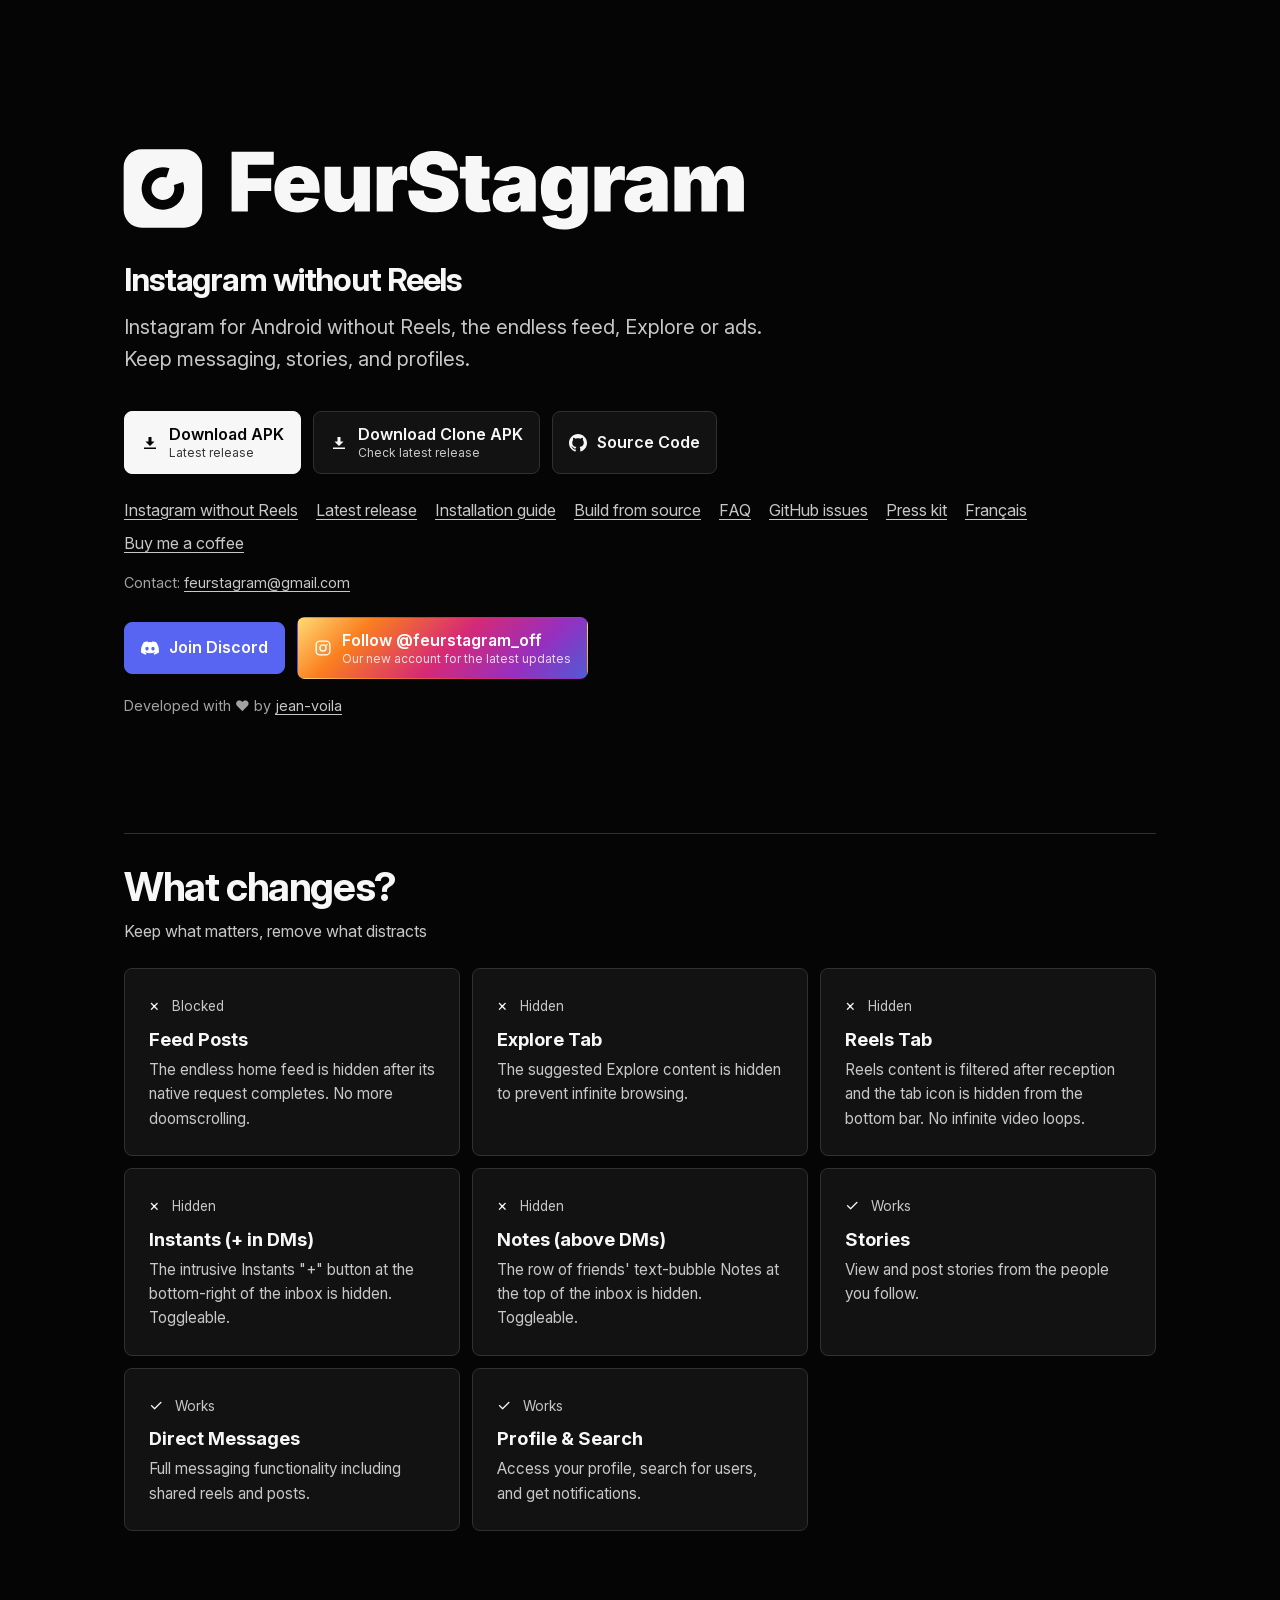
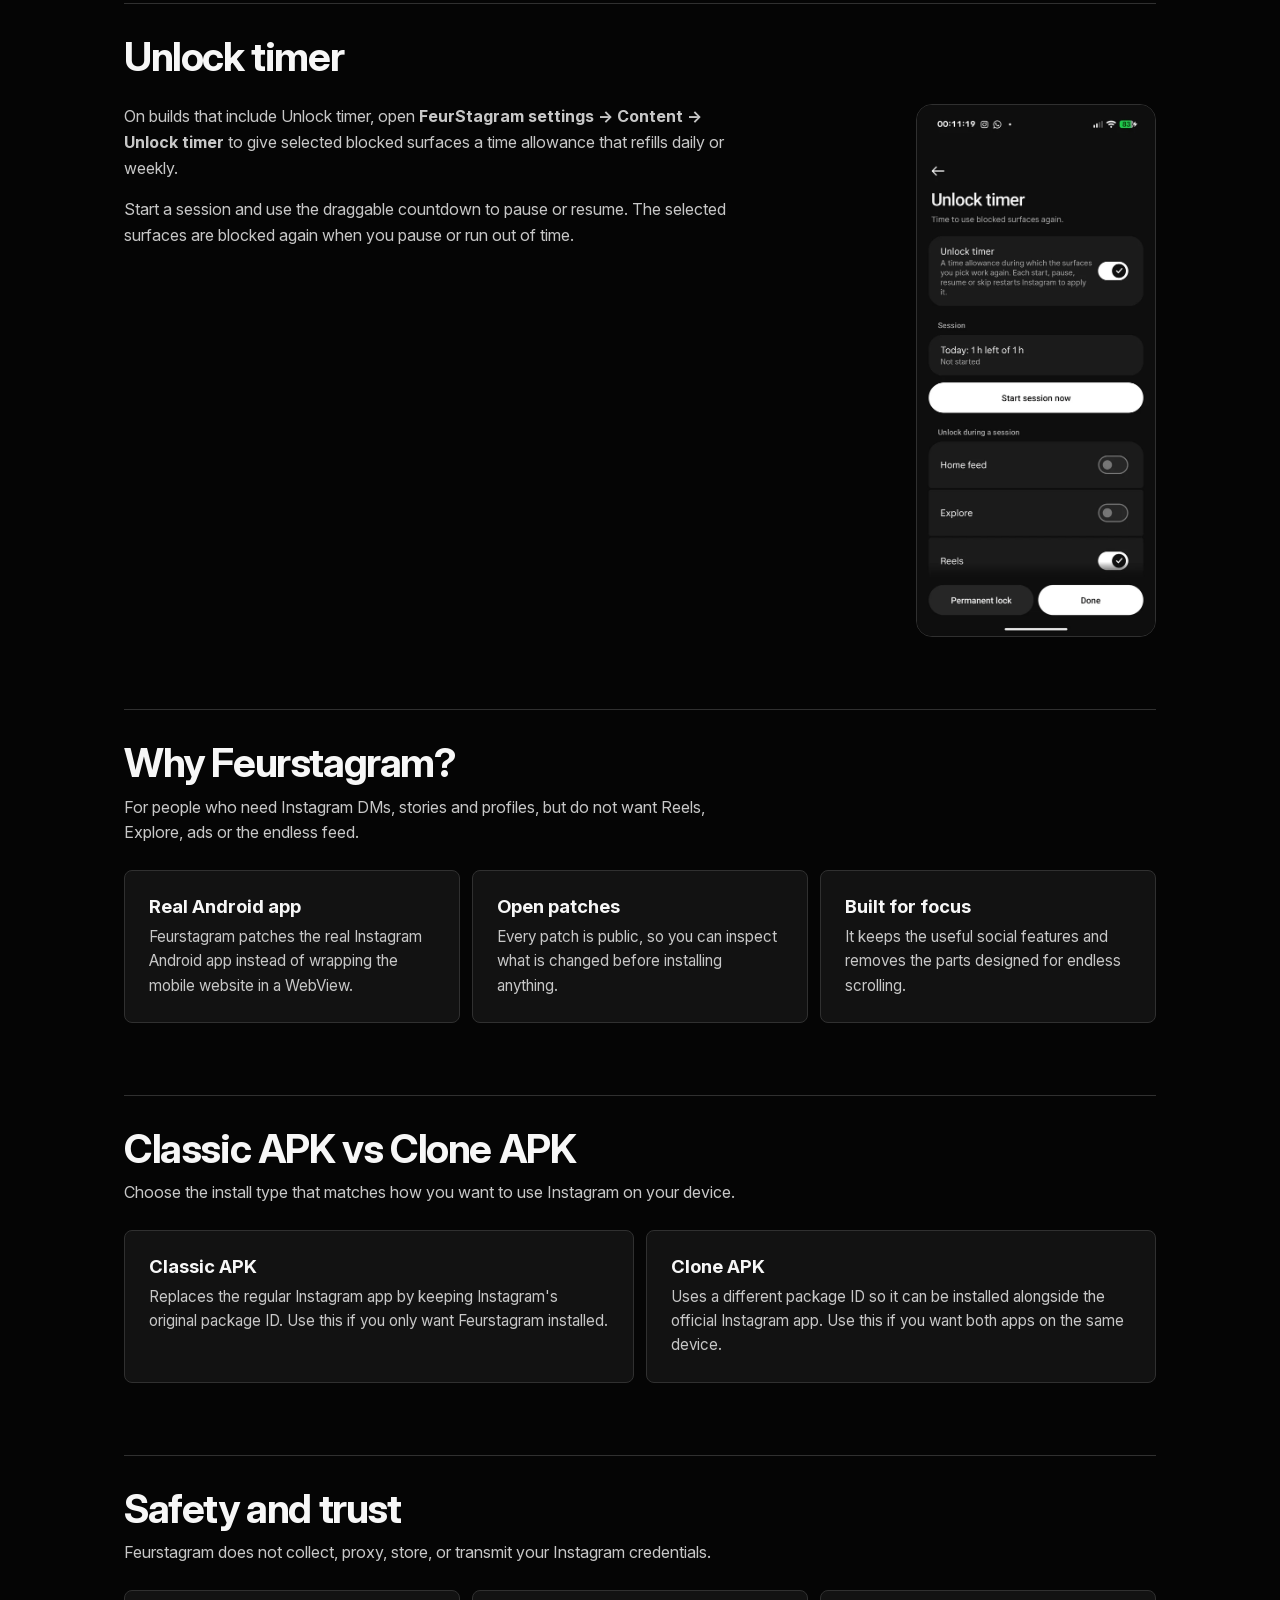
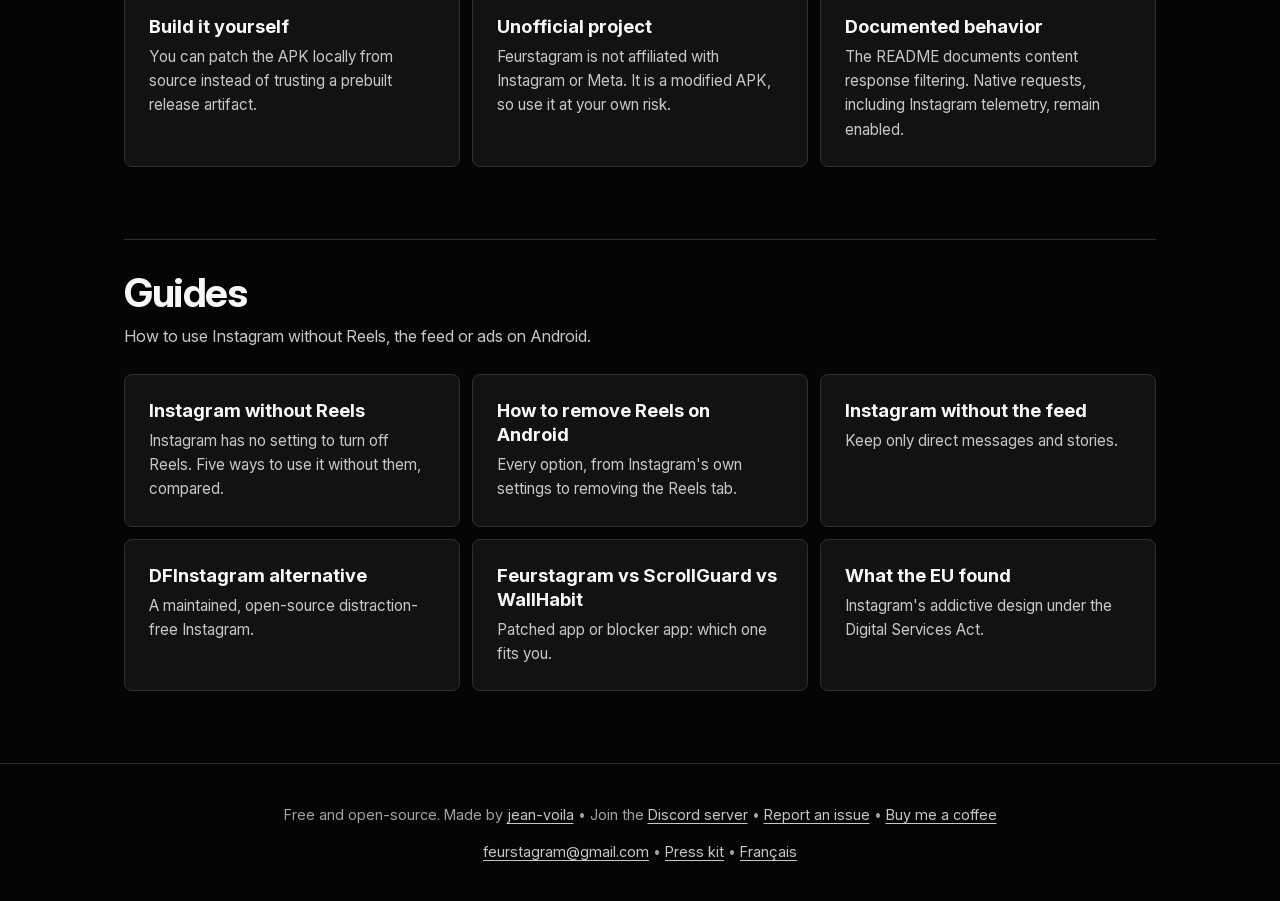
<file: docs/index.html>
<!DOCTYPE html>
<html lang="en">

<head>
    <!-- No analytics are loaded. Keep a local no-op so existing click handlers do not fail. -->
    <script>
        function gtag() { }
    </script>

    <meta charset="UTF-8">
    <meta name="viewport" content="width=device-width, initial-scale=1.0">
    <title>Feurstagram: Instagram without Reels, Feed or Ads (Android)</title>

    <!-- SEO Meta Tags -->
    <meta name="description"
        content="Feurstagram is Instagram without Reels for Android: a free, open-source app that removes Reels, the feed, Explore and ads while keeping DMs and stories.">
    <meta name="robots" content="index, follow, max-image-preview:large">
    <link rel="canonical" href="https://jean-voila.github.io/FeurStagram/">
    <link rel="alternate" hreflang="en" href="https://jean-voila.github.io/FeurStagram/">
    <link rel="alternate" hreflang="fr" href="https://jean-voila.github.io/FeurStagram/fr/">
    <link rel="alternate" hreflang="x-default" href="https://jean-voila.github.io/FeurStagram/">

    <!-- Open Graph / Facebook -->
    <meta property="og:type" content="website">
    <meta property="og:site_name" content="Feurstagram">
    <meta property="og:url" content="https://jean-voila.github.io/FeurStagram/">
    <meta property="og:title" content="Feurstagram: Instagram without Reels">
    <meta property="og:description"
        content="No Reels, no endless feed, no ads. Messages, stories and profiles stay. Free and open source for Android.">
    <meta property="og:image" content="https://jean-voila.github.io/FeurStagram/assets/brand/open-graph.png">
    <meta property="og:image:type" content="image/png">
    <meta property="og:image:width" content="1200">
    <meta property="og:image:height" content="630">
    <meta property="og:image:alt" content="FeurStagram logo on a dark background">
    <meta property="og:locale" content="en_US">
    <meta property="og:locale:alternate" content="fr_FR">

    <!-- Twitter -->
    <meta name="twitter:card" content="summary_large_image">
    <meta name="twitter:url" content="https://jean-voila.github.io/FeurStagram/">
    <meta name="twitter:title" content="Feurstagram: Instagram without Reels">
    <meta name="twitter:description"
        content="No Reels, no endless feed, no ads. Messages, stories and profiles stay. Free and open source for Android.">
    <meta name="twitter:image" content="https://jean-voila.github.io/FeurStagram/assets/brand/open-graph.png">
    <meta name="twitter:image:alt" content="FeurStagram logo on a dark background">

    <!-- Favicon -->
    <link rel="icon" sizes="16x16 32x32 48x48" href="assets/brand/favicon.ico">
    <link rel="icon" type="image/svg+xml" sizes="any" href="assets/brand/favicon.svg">
    <link rel="apple-touch-icon" sizes="180x180" href="assets/brand/apple-touch-icon.png">

    <script type="application/ld+json">
    [{
        "@context": "https://schema.org",
        "@type": "SoftwareApplication",
        "name": "Feurstagram",
        "alternateName": "Instagram without Reels",
        "operatingSystem": "Android",
        "applicationCategory": "LifestyleApplication",
        "description": "Free, open-source patch for the official Instagram Android app that removes Reels, the home feed, Explore, suggested accounts, ads while keeping direct messages, stories, search, profiles and notifications.",
        "license": "https://www.gnu.org/licenses/gpl-3.0.html",
        "isAccessibleForFree": true,
        "offers": { "@type": "Offer", "price": "0", "priceCurrency": "USD" },
        "downloadUrl": "https://github.com/jean-voila/FeurStagram/releases/latest",
        "screenshot": "https://jean-voila.github.io/FeurStagram/assets/img/after.png",
        "author": { "@type": "Person", "name": "jean-voila", "url": "https://github.com/jean-voila" },
        "sameAs": ["https://github.com/jean-voila/FeurStagram", "https://www.instagram.com/feurstagram_off/"]
    }, {
        "@context": "https://schema.org",
        "@type": "WebSite",
        "name": "Feurstagram",
        "url": "https://jean-voila.github.io/FeurStagram/",
        "inLanguage": "en"
    }, {
        "@context": "https://schema.org",
        "@type": "Organization",
        "name": "Feurstagram",
        "url": "https://jean-voila.github.io/FeurStagram/",
        "logo": "https://jean-voila.github.io/FeurStagram/assets/brand/app-icon-256.png",
        "email": "feurstagram@gmail.com",
        "sameAs": ["https://github.com/jean-voila/FeurStagram", "https://www.instagram.com/feurstagram_off/", "https://discord.gg/Z9QvMw8s76"]
    }]
    </script>

    <link rel="stylesheet" href="assets/brand/tokens.css">
    <link rel="stylesheet" href="assets/home.css">
</head>

<body>
    <main>
        <section class="hero container">
            <h1>
                <img class="hero-logo" src="assets/brand/horizontal-paper.svg" width="807" height="148" alt="FeurStagram">
                <span class="h1-sub">Instagram without Reels</span>
            </h1>
            <p class="tagline">Instagram for Android without Reels, the endless feed, Explore or ads. Keep messaging, stories, and profiles.</p>

            <div class="button-group">
                <div class="download-controls">
                    <a href="https://github.com/jean-voila/Feurstagram/releases/latest" class="btn btn-primary"
                        id="btn-download-standard" onclick="gtag('event', 'download_apk_standard'); return true;">
                        <svg xmlns="http://www.w3.org/2000/svg" viewBox="0 0 24 24" fill="currentColor">
                            <path d="M12 16l-6-6h4V4h4v6h4l-6 6zm-8 2h16v2H4v-2z" />
                        </svg>
                        <span class="btn-text">
                            <span class="btn-main">Download APK</span>
                            <span class="btn-meta" id="release-info-standard">Loading...</span>
                        </span>
                    </a>
                    <a href="https://github.com/jean-voila/Feurstagram/releases/latest" class="btn btn-secondary"
                        id="btn-download-clone" onclick="gtag('event', 'download_apk_clone'); return true;">
                        <svg xmlns="http://www.w3.org/2000/svg" viewBox="0 0 24 24" fill="currentColor">
                            <path d="M12 16l-6-6h4V4h4v6h4l-6 6zm-8 2h16v2H4v-2z" />
                        </svg>
                        <span class="btn-text">
                            <span class="btn-main">Download Clone APK</span>
                            <span class="btn-meta" id="release-info-clone">Loading...</span>
                        </span>
                    </a>
                </div>
                <a href="https://github.com/jean-voila/Feurstagram" class="btn btn-secondary" id="btn-source"
                    target="_blank" rel="noopener" onclick="gtag('event', 'view_source_code');">
                    <svg xmlns="http://www.w3.org/2000/svg" viewBox="0 0 24 24" fill="currentColor">
                        <path
                            d="M12 0c-6.626 0-12 5.373-12 12 0 5.302 3.438 9.8 8.207 11.387.599.111.793-.261.793-.577v-2.234c-3.338.726-4.033-1.416-4.033-1.416-.546-1.387-1.333-1.756-1.333-1.756-1.089-.745.083-.729.083-.729 1.205.084 1.839 1.237 1.839 1.237 1.07 1.834 2.807 1.304 3.492.997.107-.775.418-1.305.762-1.604-2.665-.305-5.467-1.334-5.467-5.931 0-1.311.469-2.381 1.236-3.221-.124-.303-.535-1.524.117-3.176 0 0 1.008-.322 3.301 1.23.957-.266 1.983-.399 3.003-.404 1.02.005 2.047.138 3.006.404 2.291-1.552 3.297-1.23 3.297-1.23.653 1.653.242 2.874.118 3.176.77.84 1.235 1.911 1.235 3.221 0 4.609-2.807 5.624-5.479 5.921.43.372.823 1.102.823 2.222v3.293c0 .319.192.694.801.576 4.765-1.589 8.199-6.086 8.199-11.386 0-6.627-5.373-12-12-12z" />
                    </svg>
                    Source Code
                </a>
            </div>
            <p class="downloads-total" data-downloads-wrap hidden><strong data-total-downloads></strong> downloads</p>
            <nav class="quick-links" aria-label="Project links">
                <a href="instagram-without-reels/">Instagram without Reels</a>
                <a href="https://github.com/jean-voila/Feurstagram/releases/latest">Latest release</a>
                <a href="https://github.com/jean-voila/Feurstagram/blob/main/docs/INSTALL.md">Installation guide</a>
                <a href="https://github.com/jean-voila/Feurstagram/blob/main/docs/BUILD_FROM_SOURCE.md">Build from source</a>
                <a href="https://github.com/jean-voila/Feurstagram/blob/main/docs/FAQ.md">FAQ</a>
                <a href="https://github.com/jean-voila/Feurstagram/issues">GitHub issues</a>
                <a href="press/">Press kit</a>
                <a href="fr/" hreflang="fr" lang="fr">Français</a>
                <a href="https://buymeacoffee.com/jean_voila" onclick="gtag('event', 'buy_me_a_coffee_nav');">Buy me a coffee</a>
            </nav>
            <p class="contact-line">Contact: <a href="mailto:feurstagram@gmail.com">feurstagram@gmail.com</a></p>
            <div class="discord-cta">
                <a href="https://discord.gg/Z9QvMw8s76" class="btn btn-discord" id="btn-discord" target="_blank"
                    rel="noopener" onclick="gtag('event', 'join_discord');">
                    <svg xmlns="http://www.w3.org/2000/svg" viewBox="0 0 127.14 96.36" fill="currentColor"
                        aria-hidden="true">
                        <path
                            d="M107.7,8.07A105.15,105.15,0,0,0,81.47,0a72.06,72.06,0,0,0-3.36,6.83A97.68,97.68,0,0,0,49,6.83,72.37,72.37,0,0,0,45.64,0,105.89,105.89,0,0,0,19.39,8.09C2.79,32.65-1.72,56.6.53,80.21h0A105.73,105.73,0,0,0,32.71,96.36,77.7,77.7,0,0,0,39.62,85.2a68.42,68.42,0,0,1-10.84-5.16c.91-.66,1.79-1.34,2.64-2a75.57,75.57,0,0,0,64.32,0c.85.7,1.73,1.38,2.64,2a68.68,68.68,0,0,1-10.86,5.17,77,77,0,0,0,6.92,11.14A105.25,105.25,0,0,0,126.61,80.2h0C129.25,52.84,122.09,29.11,107.7,8.07ZM42.45,65.69C36.18,65.69,31,59.93,31,52.86S36.06,40,42.45,40s11.6,5.78,11.49,12.85C53.94,59.93,48.84,65.69,42.45,65.69Zm42.24,0c-6.27,0-11.44-5.76-11.44-12.83S78.31,40,84.69,40s11.6,5.78,11.49,12.85C96.18,59.93,91.08,65.69,84.69,65.69Z" />
                    </svg>
                    Join Discord
                </a>
            </div>
            <div class="updates-cta">
                <a href="https://www.instagram.com/feurstagram_off/" class="btn btn-instagram"
                    id="btn-instagram-updates" target="_blank" rel="noopener"
                    onclick="gtag('event', 'follow_instagram_updates');">
                    <svg xmlns="http://www.w3.org/2000/svg" viewBox="0 0 24 24" fill="currentColor" aria-hidden="true">
                        <path
                            d="M7.75 2h8.5A5.75 5.75 0 0 1 22 7.75v8.5A5.75 5.75 0 0 1 16.25 22h-8.5A5.75 5.75 0 0 1 2 16.25v-8.5A5.75 5.75 0 0 1 7.75 2zm0 1.8A3.95 3.95 0 0 0 3.8 7.75v8.5a3.95 3.95 0 0 0 3.95 3.95h8.5a3.95 3.95 0 0 0 3.95-3.95v-8.5a3.95 3.95 0 0 0-3.95-3.95h-8.5zM12 7a5 5 0 1 1 0 10 5 5 0 0 1 0-10zm0 1.8a3.2 3.2 0 1 0 0 6.4 3.2 3.2 0 0 0 0-6.4zm5.15-2.15a1.1 1.1 0 1 1 0 2.2 1.1 1.1 0 0 1 0-2.2z" />
                    </svg>
                    <span class="btn-text">
                        <span class="btn-main">Follow @feurstagram_off</span>
                        <span class="btn-meta">Our new account for the latest updates</span>
                    </span>
                </a>
            </div>
            <p class="developed-by">Developed with ♥ by <a href="https://github.com/jean-voila" target="_blank" rel="noopener">jean-voila</a></p>
        </section>

        <section class="features container">
            <div class="section-header">
                <h2>What changes?</h2>
                <p>Keep what matters, remove what distracts</p>
            </div>

            <div class="features-grid">
                <div class="feature-card">
                    <div class="feature-icon" aria-hidden="true">×</div>
                    <span class="status-badge blocked">Blocked</span>
                    <h3>Feed Posts</h3>
                    <p>The endless home feed is hidden after its native request completes. No more doomscrolling.</p>
                </div>

                <div class="feature-card">
                    <div class="feature-icon" aria-hidden="true">×</div>
                    <span class="status-badge blocked">Hidden</span>
                    <h3>Explore Tab</h3>
                    <p>The suggested Explore content is hidden to prevent infinite browsing.</p>
                </div>

                <div class="feature-card">
                    <div class="feature-icon" aria-hidden="true">×</div>
                    <span class="status-badge blocked">Hidden</span>
                    <h3>Reels Tab</h3>
                    <p>Reels content is filtered after reception and the tab icon is hidden from the bottom bar. No infinite video loops.</p>
                </div>

                <div class="feature-card">
                    <div class="feature-icon" aria-hidden="true">×</div>
                    <span class="status-badge blocked">Hidden</span>
                    <h3>Instants (+ in DMs)</h3>
                    <p>The intrusive Instants "+" button at the bottom-right of the inbox is hidden. Toggleable.</p>
                </div>

                <div class="feature-card">
                    <div class="feature-icon" aria-hidden="true">×</div>
                    <span class="status-badge blocked">Hidden</span>
                    <h3>Notes (above DMs)</h3>
                    <p>The row of friends' text-bubble Notes at the top of the inbox is hidden. Toggleable.</p>
                </div>

                <div class="feature-card">
                    <div class="feature-icon" aria-hidden="true">✓</div>
                    <span class="status-badge enabled">Works</span>
                    <h3>Stories</h3>
                    <p>View and post stories from the people you follow.</p>
                </div>

                <div class="feature-card">
                    <div class="feature-icon" aria-hidden="true">✓</div>
                    <span class="status-badge enabled">Works</span>
                    <h3>Direct Messages</h3>
                    <p>Full messaging functionality including shared reels and posts.</p>
                </div>

                <div class="feature-card">
                    <div class="feature-icon" aria-hidden="true">✓</div>
                    <span class="status-badge enabled">Works</span>
                    <h3>Profile & Search</h3>
                    <p>Access your profile, search for users, and get notifications.</p>
                </div>
            </div>
        </section>

        <section class="info-section container" aria-labelledby="unlock-timer">
            <div class="section-header">
                <h2 id="unlock-timer">Unlock timer</h2>
            </div>
            <div class="timer-feature">
                <div>
                    <p>On builds that include Unlock timer, open <strong>FeurStagram settings → Content → Unlock timer</strong> to give selected blocked surfaces a time allowance that refills daily or weekly.</p>
                    <p>Start a session and use the draggable countdown to pause or resume. The selected surfaces are blocked again when you pause or run out of time.</p>
                </div>
                <a href="assets/img/unlock-timer.png">
                    <img src="assets/img/unlock-timer-540.webp" width="540" height="1205" alt="Unlock timer settings showing the session allowance and which surfaces it can reopen" loading="lazy" decoding="async">
                </a>
            </div>
        </section>

        <section class="info-section container">
            <div class="section-header">
                <h2>Why Feurstagram?</h2>
                <p>For people who need Instagram DMs, stories and profiles, but do not want Reels, Explore, ads or the endless feed.</p>
            </div>

            <div class="info-grid">
                <div class="feature-card">
                    <h3>Real Android app</h3>
                    <p>Feurstagram patches the real Instagram Android app instead of wrapping the mobile website in a WebView.</p>
                </div>

                <div class="feature-card">
                    <h3>Open patches</h3>
                    <p>Every patch is public, so you can inspect what is changed before installing anything.</p>
                </div>

                <div class="feature-card">
                    <h3>Built for focus</h3>
                    <p>It keeps the useful social features and removes the parts designed for endless scrolling.</p>
                </div>
            </div>
        </section>

        <section class="info-section container">
            <div class="section-header">
                <h2>Classic APK vs Clone APK</h2>
                <p>Choose the install type that matches how you want to use Instagram on your device.</p>
            </div>

            <div class="info-grid">
                <div class="feature-card">
                    <h3>Classic APK</h3>
                    <p>Replaces the regular Instagram app by keeping Instagram's original package ID. Use this if you only want Feurstagram installed.</p>
                </div>

                <div class="feature-card">
                    <h3>Clone APK</h3>
                    <p>Uses a different package ID so it can be installed alongside the official Instagram app. Use this if you want both apps on the same device.</p>
                </div>
            </div>
        </section>

        <section class="info-section container">
            <div class="section-header">
                <h2>Safety and trust</h2>
                <p>Feurstagram does not collect, proxy, store, or transmit your Instagram credentials.</p>
            </div>

            <div class="info-grid">
                <div class="feature-card">
                    <h3>Build it yourself</h3>
                    <p>You can patch the APK locally from source instead of trusting a prebuilt release artifact.</p>
                </div>

                <div class="feature-card">
                    <h3>Unofficial project</h3>
                    <p>Feurstagram is not affiliated with Instagram or Meta. It is a modified APK, so use it at your own risk.</p>
                </div>

                <div class="feature-card">
                    <h3>Documented behavior</h3>
                    <p>The README documents content response filtering. Native requests, including Instagram telemetry, remain enabled.</p>
                </div>
            </div>
        </section>

        <section class="info-section container" aria-labelledby="guides-title">
            <div class="section-header">
                <h2 id="guides-title">Guides</h2>
                <p>How to use Instagram without Reels, the feed or ads on Android.</p>
            </div>

            <div class="info-grid">
                <a class="feature-card guide-card" href="instagram-without-reels/">
                    <h3>Instagram without Reels</h3>
                    <p>Instagram has no setting to turn off Reels. Five ways to use it without them, compared.</p>
                </a>
                <a class="feature-card guide-card" href="how-to-remove-reels-from-instagram-android/">
                    <h3>How to remove Reels on Android</h3>
                    <p>Every option, from Instagram's own settings to removing the Reels tab.</p>
                </a>
                <a class="feature-card guide-card" href="instagram-without-feed/">
                    <h3>Instagram without the feed</h3>
                    <p>Keep only direct messages and stories.</p>
                </a>
                <a class="feature-card guide-card" href="dfinstagram-alternative/">
                    <h3>DFInstagram alternative</h3>
                    <p>A maintained, open-source distraction-free Instagram.</p>
                </a>
                <a class="feature-card guide-card" href="feurstagram-vs-scrollguard-vs-wallhabit/">
                    <h3>Feurstagram vs ScrollGuard vs WallHabit</h3>
                    <p>Patched app or blocker app: which one fits you.</p>
                </a>
                <a class="feature-card guide-card" href="instagram-addictive-design-eu/">
                    <h3>What the EU found</h3>
                    <p>Instagram's addictive design under the Digital Services Act.</p>
                </a>
            </div>
        </section>
    </main>

    <footer>
        <p>
            Free and open-source. Made by <a href="https://github.com/jean-voila" target="_blank"
                rel="noopener">jean-voila</a> • Join the <a href="https://discord.gg/Z9QvMw8s76" target="_blank"
                rel="noopener" onclick="gtag('event', 'join_discord_footer');">Discord server</a> •
            <a href="https://github.com/jean-voila/Feurstagram/issues" target="_blank" rel="noopener">Report an issue</a> •
            <a href="https://buymeacoffee.com/jean_voila" target="_blank" rel="noopener"
                onclick="gtag('event', 'buy_me_a_coffee_footer');">Buy me a coffee</a>
        </p>
        <p>
            <a href="mailto:feurstagram@gmail.com">feurstagram@gmail.com</a> •
            <a href="press/">Press kit</a> •
            <a href="fr/" hreflang="fr" lang="fr">Français</a>
        </p>
    </footer>

    <script data-name="BMC-Widget" data-cfasync="false" src="https://cdnjs.buymeacoffee.com/1.0.0/widget.prod.min.js"
        data-id="jean_voila" data-description="Support me on Buy me a coffee!" data-message=""
        data-color="#FFDD00" data-position="Right" data-x_margin="18" data-y_margin="18"></script>

    <script src="assets/site.js"></script>
    <script>
        const FALLBACK_RELEASE_URL = 'https://github.com/jean-voila/Feurstagram/releases/latest';

        let latestApkAssets = [];

        function getApkAssets(assets) {
            if (!Array.isArray(assets)) {
                return [];
            }

            return assets.filter((asset) => {
                if (!asset || typeof asset.name !== 'string') {
                    return false;
                }

                const lowerName = asset.name.toLowerCase();
                return lowerName.endsWith('.apk') || lowerName.endsWith('.apkm');
            });
        }

        function isCloneAsset(asset) {
            if (!asset || typeof asset.name !== 'string') {
                return false;
            }

            return /(^|[-_.])clone([-_.]|$)/i.test(asset.name);
        }

        function updateDownloadButtons() {
            const standardBtn = document.getElementById('btn-download-standard');
            const cloneBtn = document.getElementById('btn-download-clone');
            const releaseInfoStandard = document.getElementById('release-info-standard');
            const releaseInfoClone = document.getElementById('release-info-clone');
            if (!standardBtn || !cloneBtn) {
                return;
            }

            const cloneAsset = latestApkAssets.find((asset) => isCloneAsset(asset));
            const standardAsset = latestApkAssets.find((asset) => !isCloneAsset(asset)) || null;

            if (standardAsset) {
                standardBtn.href = standardAsset.browser_download_url;
                standardBtn.classList.remove('btn-disabled');
                standardBtn.setAttribute('aria-disabled', 'false');
            } else {
                standardBtn.href = FALLBACK_RELEASE_URL;
                standardBtn.classList.remove('btn-disabled');
                standardBtn.setAttribute('aria-disabled', 'false');
                if (releaseInfoStandard) {
                    releaseInfoStandard.textContent = 'Latest release';
                }
            }

            if (cloneAsset) {
                cloneBtn.href = cloneAsset.browser_download_url;
                cloneBtn.classList.remove('btn-disabled');
                cloneBtn.setAttribute('aria-disabled', 'false');
            } else {
                cloneBtn.href = FALLBACK_RELEASE_URL;
                cloneBtn.classList.remove('btn-disabled');
                cloneBtn.setAttribute('aria-disabled', 'false');
                if (releaseInfoClone) {
                    releaseInfoClone.textContent = 'Check latest release';
                }
            }
        }

        // Latest release, from the release list assets/site.js loads once per session
        // (the same request also gives the total download count).
        async function fetchLatestRelease() {
            try {
                const summary = await window.feurstagramReleases;
                const data = summary && summary.latest;
                if (!data) {
                    throw new Error('No published release');
                }

                const version = data.tag;
                const date = new Date(data.publishedAt);
                const formattedDate = date.toLocaleDateString('en-US', { month: 'short', day: 'numeric', year: 'numeric' });

                // Update button text
                const releaseInfoStandard = document.getElementById('release-info-standard');
                const releaseInfoClone = document.getElementById('release-info-clone');
                if (releaseInfoStandard) {
                    releaseInfoStandard.textContent = `${version} • ${formattedDate}`;
                }
                if (releaseInfoClone) {
                    releaseInfoClone.textContent = `${version} • Clone build`;
                }

                // Update download link to direct APK
                latestApkAssets = getApkAssets(data.assets.map((asset) => ({
                    name: asset.name,
                    browser_download_url: asset.url
                })));
                updateDownloadButtons();
            } catch (error) {
                const releaseInfoStandard = document.getElementById('release-info-standard');
                const releaseInfoClone = document.getElementById('release-info-clone');
                if (releaseInfoStandard) {
                    releaseInfoStandard.textContent = 'Latest version';
                }
                if (releaseInfoClone) {
                    releaseInfoClone.textContent = 'Clone build';
                }
                latestApkAssets = [];
                updateDownloadButtons();
            }
        }

        updateDownloadButtons();
        fetchLatestRelease();
    </script>
</body>

</html>
</file>
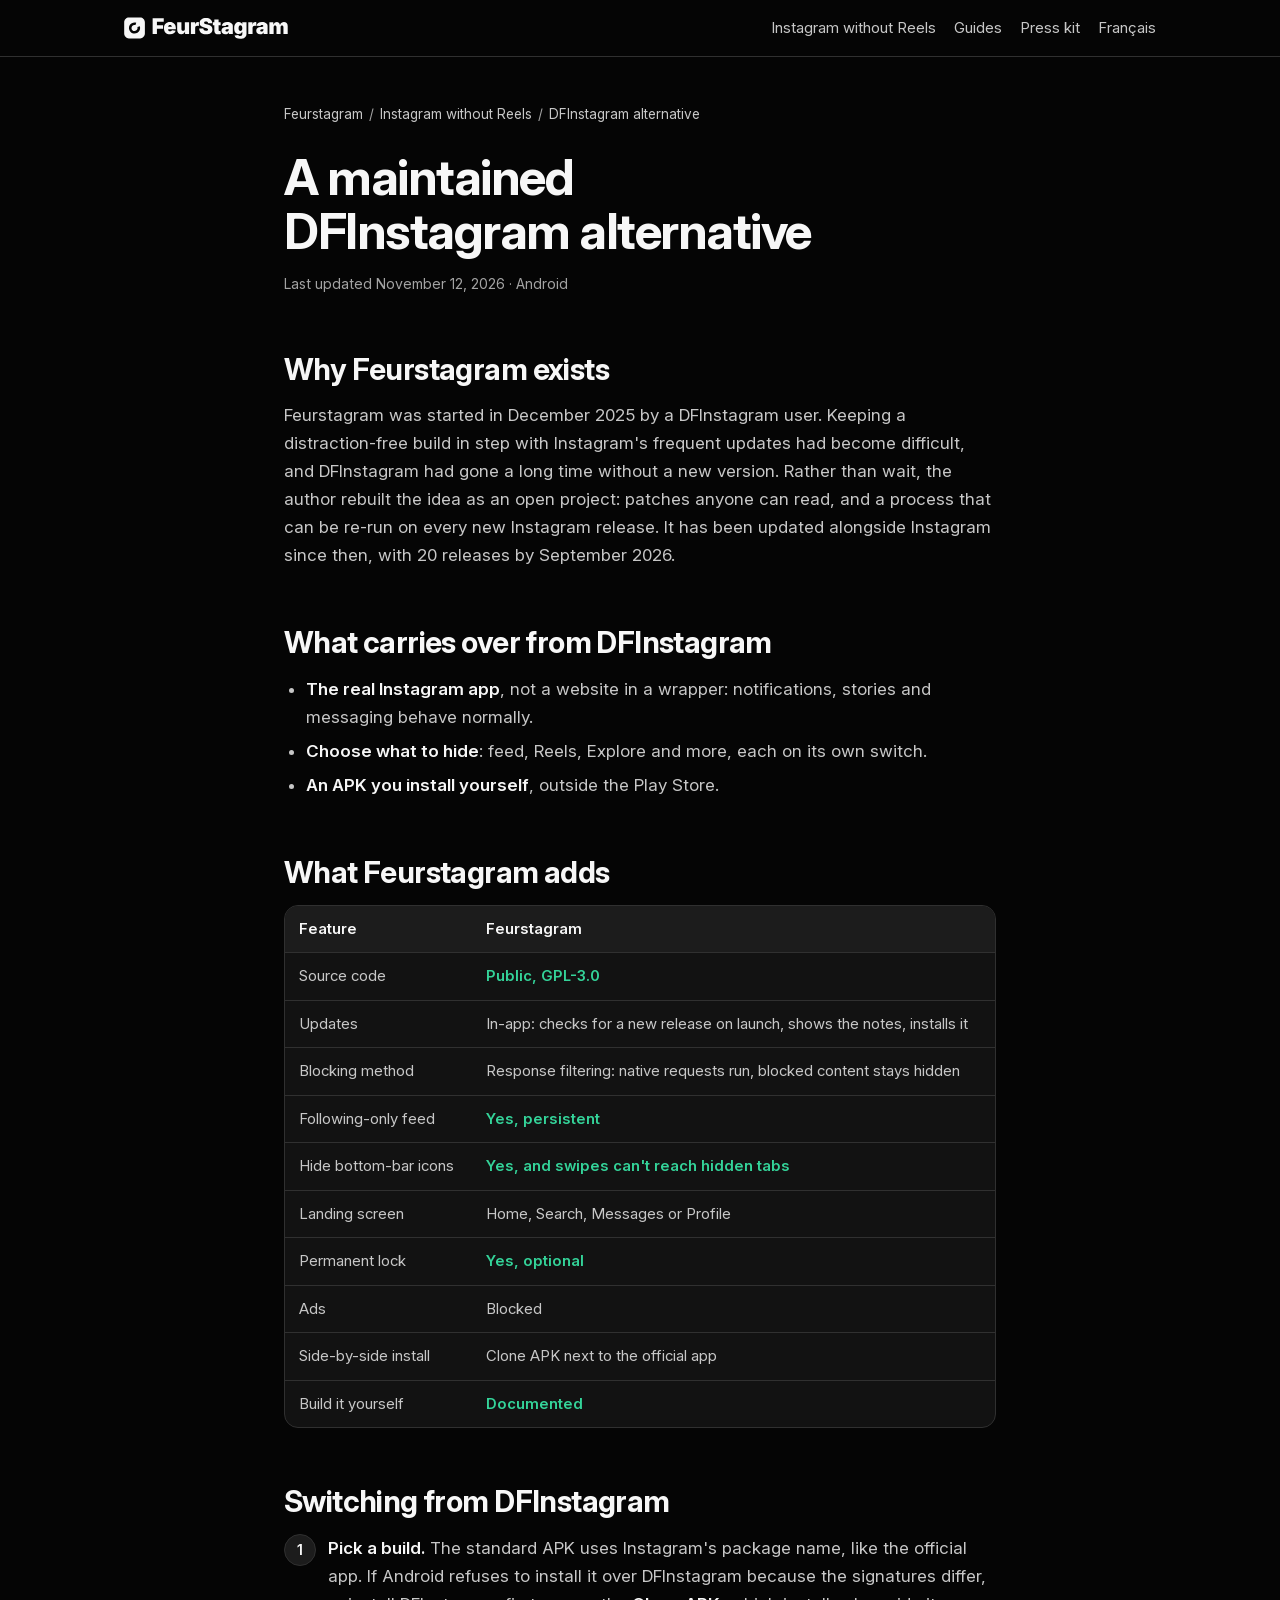
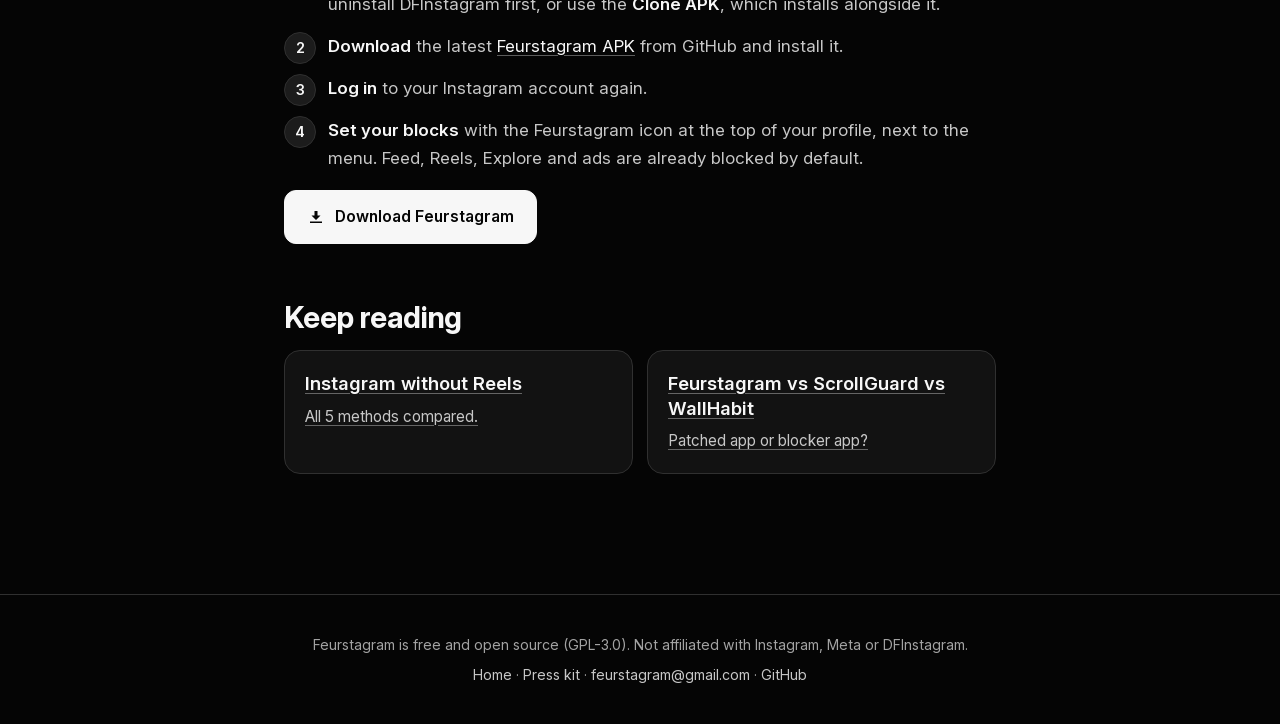
<file: docs/dfinstagram-alternative/index.html>
<!DOCTYPE html>
<html lang="en">
<head>
    <meta charset="UTF-8">
    <meta name="viewport" content="width=device-width, initial-scale=1.0">
    <title>DFInstagram Alternative: Maintained &amp; Open Source (2026)</title>
    <meta name="description" content="Looking for a DFInstagram alternative? Feurstagram is a free, open-source, regularly updated distraction-free Instagram for Android.">
    <meta name="robots" content="index, follow, max-image-preview:large">
    <link rel="canonical" href="https://jean-voila.github.io/FeurStagram/dfinstagram-alternative/">
    <meta property="og:type" content="article">
    <meta property="og:site_name" content="Feurstagram">
    <meta property="og:url" content="https://jean-voila.github.io/FeurStagram/dfinstagram-alternative/">
    <meta property="og:title" content="A maintained DFInstagram alternative">
    <meta property="og:description" content="Distraction-free Instagram for Android, open source and updated with each Instagram version.">
    <meta property="og:image" content="https://jean-voila.github.io/FeurStagram/assets/brand/open-graph.png">
    <meta property="og:image:type" content="image/png">
    <meta property="og:image:width" content="1200">
    <meta property="og:image:height" content="630">
    <meta property="og:image:alt" content="FeurStagram logo on a dark background">
    <meta name="twitter:card" content="summary_large_image">
    <link rel="icon" sizes="16x16 32x32 48x48" href="../assets/brand/favicon.ico">
    <link rel="icon" type="image/svg+xml" sizes="any" href="../assets/brand/favicon.svg">
    <link rel="apple-touch-icon" sizes="180x180" href="../assets/brand/apple-touch-icon.png">
    <link rel="stylesheet" href="../assets/brand/tokens.css">
    <link rel="stylesheet" href="../assets/site.css">
    <script type="application/ld+json">
    [{
        "@context": "https://schema.org",
        "@type": "Article",
        "headline": "DFInstagram alternative: maintained and open source",
        "datePublished": "2026-09-13",
        "dateModified": "2026-11-15",
        "inLanguage": "en",
        "image": "https://jean-voila.github.io/FeurStagram/assets/img/after.png",
        "author": { "@type": "Person", "name": "jean-voila", "url": "https://github.com/jean-voila" },
        "publisher": { "@type": "Organization", "name": "Feurstagram", "logo": { "@type": "ImageObject", "url": "https://jean-voila.github.io/FeurStagram/assets/brand/app-icon-256.png" } },
        "mainEntityOfPage": "https://jean-voila.github.io/FeurStagram/dfinstagram-alternative/"
    }, {
        "@context": "https://schema.org",
        "@type": "BreadcrumbList",
        "itemListElement": [
            { "@type": "ListItem", "position": 1, "name": "Feurstagram", "item": "https://jean-voila.github.io/FeurStagram/" },
            { "@type": "ListItem", "position": 2, "name": "Instagram without Reels", "item": "https://jean-voila.github.io/FeurStagram/instagram-without-reels/" },
            { "@type": "ListItem", "position": 3, "name": "DFInstagram alternative", "item": "https://jean-voila.github.io/FeurStagram/dfinstagram-alternative/" }
        ]
    }]
    </script>
</head>
<body>
    <header class="site-header">
        <div class="inner">
            <a class="brand" href="../"><img src="../assets/brand/horizontal-paper.svg" alt="FeurStagram" width="807" height="148"></a>
            <nav class="site-nav" aria-label="Main">
                <a href="../instagram-without-reels/">Instagram without Reels</a>
                <a href="../how-to-remove-reels-from-instagram-android/">Guides</a>
                <a href="../press/">Press kit</a>
                <a href="../fr/" hreflang="fr" lang="fr">Français</a>
            </nav>
        </div>
    </header>

    <main class="page">
        <nav class="breadcrumbs" aria-label="Breadcrumb">
            <ol><li><a href="../">Feurstagram</a></li><li><a href="../instagram-without-reels/">Instagram without Reels</a></li><li>DFInstagram alternative</li></ol>
        </nav>

        <h1>A maintained DFInstagram alternative</h1>
        <p class="meta">Last updated November 12, 2026 · Android</p>

        <h2>Why Feurstagram exists</h2>
        <p>Feurstagram was started in December 2025 by a DFInstagram user. Keeping a distraction-free build in step with Instagram's frequent updates had become difficult, and DFInstagram had gone a long time without a new version. Rather than wait, the author rebuilt the idea as an open project: patches anyone can read, and a process that can be re-run on every new Instagram release. It has been updated alongside Instagram since then, with 20 releases by September 2026.</p>

        <h2>What carries over from DFInstagram</h2>
        <ul>
            <li><strong>The real Instagram app</strong>, not a website in a wrapper: notifications, stories and messaging behave normally.</li>
            <li><strong>Choose what to hide</strong>: feed, Reels, Explore and more, each on its own switch.</li>
            <li><strong>An APK you install yourself</strong>, outside the Play Store.</li>
        </ul>

        <h2>What Feurstagram adds</h2>
        <div class="table-wrap">
            <table>
                <thead><tr><th>Feature</th><th>Feurstagram</th></tr></thead>
                <tbody>
                    <tr><td>Source code</td><td class="yes">Public, GPL-3.0</td></tr>
                    <tr><td>Updates</td><td>In-app: checks for a new release on launch, shows the notes, installs it</td></tr>
                    <tr><td>Blocking method</td><td>Response filtering: native requests run, blocked content stays hidden</td></tr>
                    <tr><td>Following-only feed</td><td class="yes">Yes, persistent</td></tr>
                    <tr><td>Hide bottom-bar icons</td><td class="yes">Yes, and swipes can't reach hidden tabs</td></tr>
                    <tr><td>Landing screen</td><td>Home, Search, Messages or Profile</td></tr>
                    <tr><td>Permanent lock</td><td class="yes">Yes, optional</td></tr>
                    <tr><td>Ads</td><td>Blocked</td></tr>
                    <tr><td>Side-by-side install</td><td>Clone APK next to the official app</td></tr>
                    <tr><td>Build it yourself</td><td class="yes">Documented</td></tr>
                </tbody>
            </table>
        </div>

        <h2>Switching from DFInstagram</h2>
        <ol class="steps">
            <li><strong>Pick a build.</strong> The standard APK uses Instagram's package name, like the official app. If Android refuses to install it over DFInstagram because the signatures differ, uninstall DFInstagram first, or use the <strong>Clone APK</strong>, which installs alongside it.</li>
            <li><strong>Download</strong> the latest <a href="https://github.com/jean-voila/FeurStagram/releases/latest" data-apk="standard">Feurstagram APK</a> from GitHub and install it.</li>
            <li><strong>Log in</strong> to your Instagram account again.</li>
            <li><strong>Set your blocks</strong> with the Feurstagram icon at the top of your profile, next to the menu. Feed, Reels, Explore and ads are already blocked by default.</li>
        </ol>
        <div class="cta">
            <a class="btn btn-primary" href="https://github.com/jean-voila/FeurStagram/releases/latest" data-apk="standard">
                <svg viewBox="0 0 24 24" fill="currentColor" aria-hidden="true"><path d="M12 16l-6-6h4V4h4v6h4l-6 6zm-8 2h16v2H4v-2z"/></svg>
                Download Feurstagram
            </a>
        </div>
        <p class="downloads-line" data-downloads-wrap hidden><span data-total-downloads></span> downloads on GitHub</p>

        <section class="related" aria-labelledby="related-title">
            <h2 id="related-title">Keep reading</h2>
            <div class="cards">
                <a class="card" href="../instagram-without-reels/"><h3>Instagram without Reels</h3><p>All 5 methods compared.</p></a>
                <a class="card" href="../feurstagram-vs-scrollguard-vs-wallhabit/"><h3>Feurstagram vs ScrollGuard vs WallHabit</h3><p>Patched app or blocker app?</p></a>
            </div>
        </section>
    </main>

    <footer class="site-footer">
        <p>Feurstagram is free and open source (GPL-3.0). Not affiliated with Instagram, Meta or DFInstagram.</p>
        <p><a href="../">Home</a> · <a href="../press/">Press kit</a> · <a href="mailto:feurstagram@gmail.com">feurstagram@gmail.com</a> · <a href="https://github.com/jean-voila/FeurStagram">GitHub</a></p>
    </footer>
    <script src="../assets/site.js" defer></script>
</body>
</html>
</file>
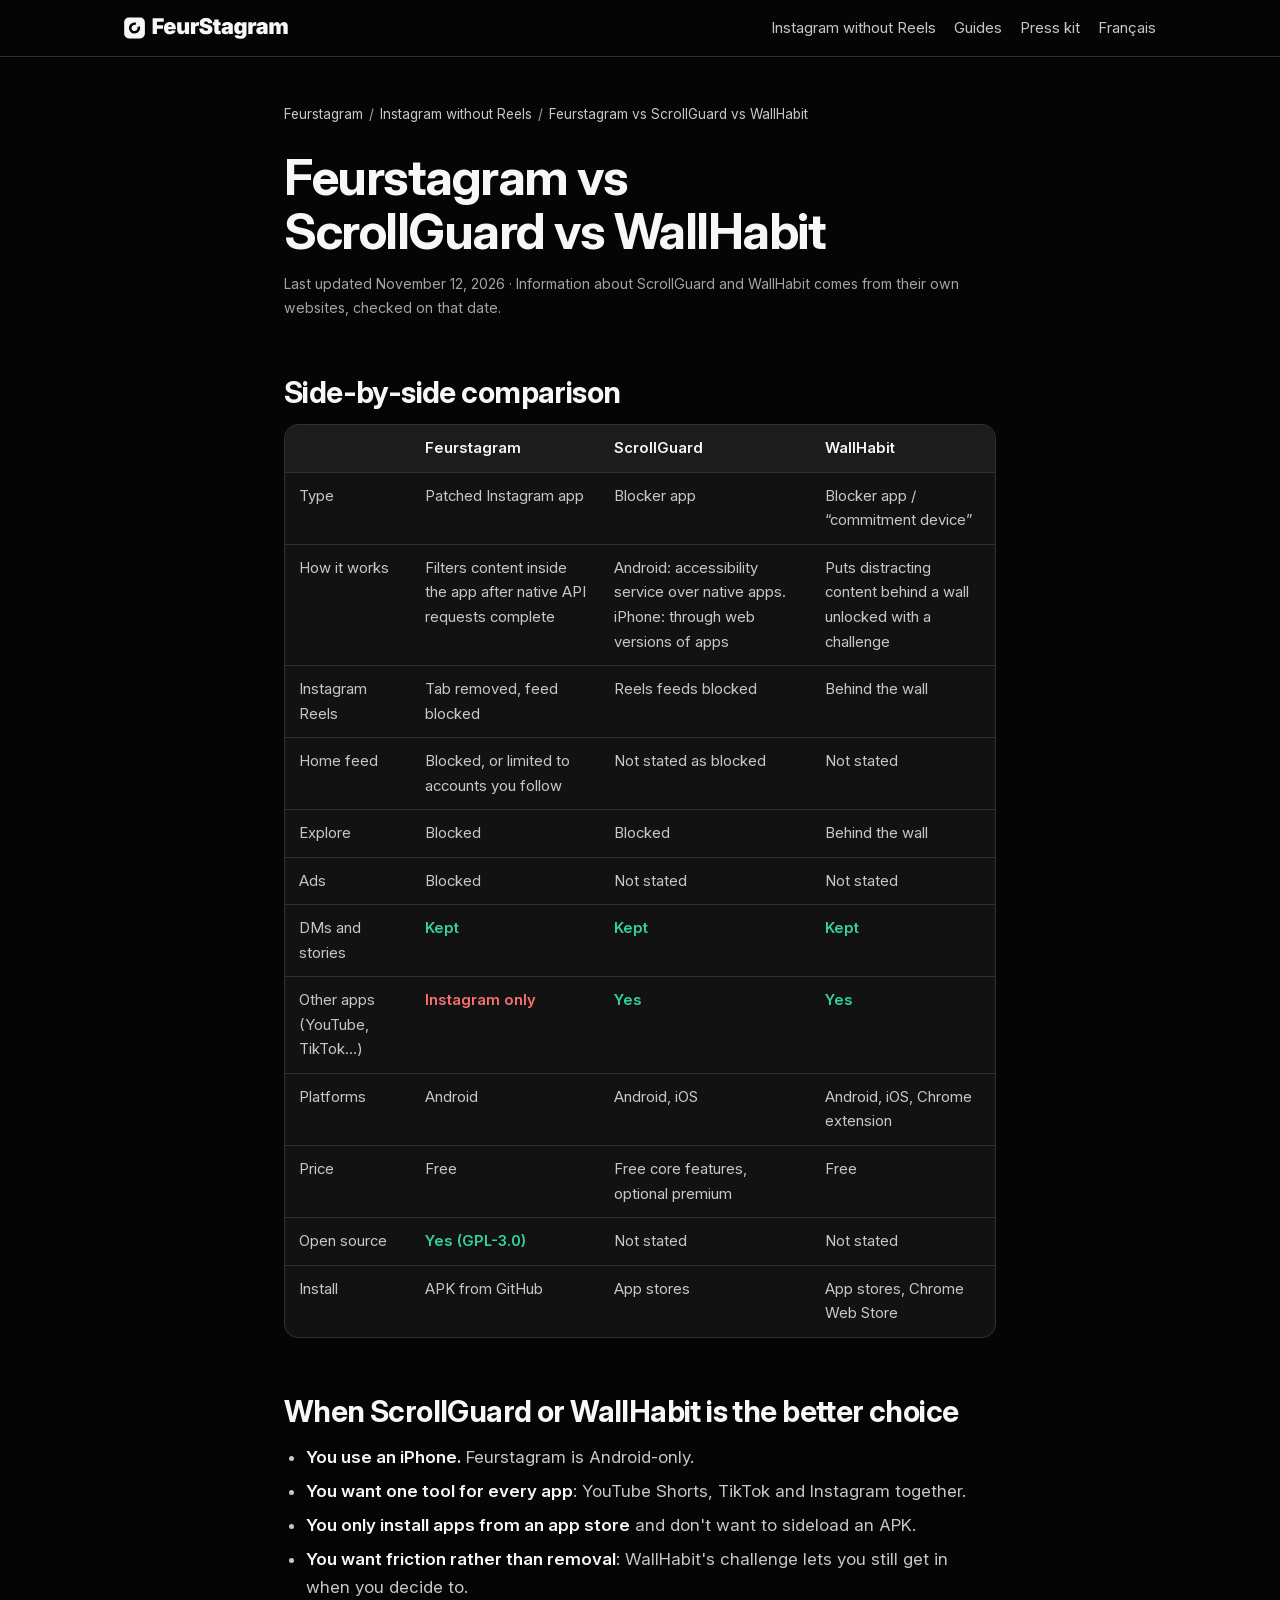
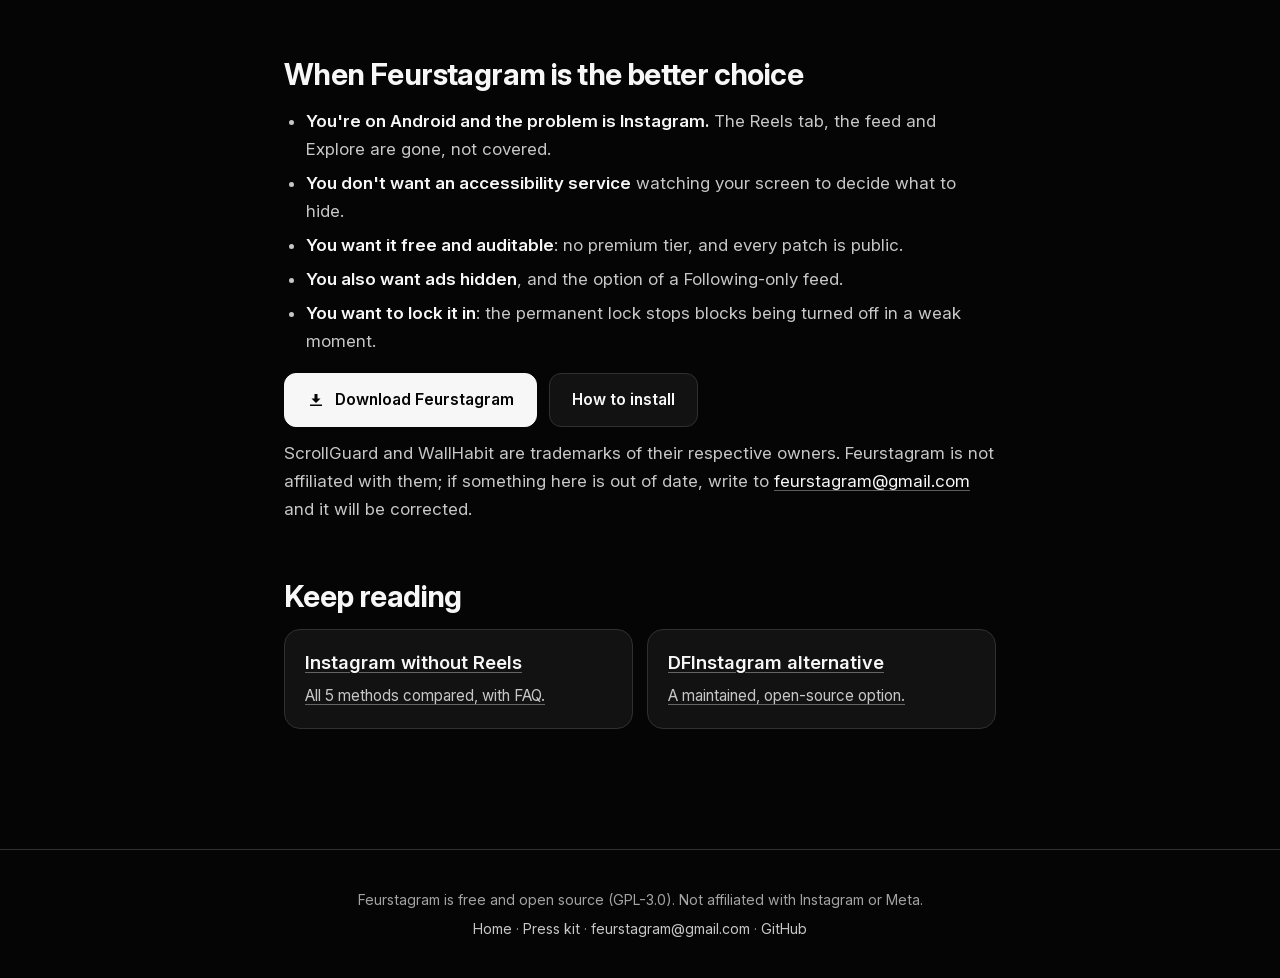
<file: docs/feurstagram-vs-scrollguard-vs-wallhabit/index.html>
<!DOCTYPE html>
<html lang="en">
<head>
    <meta charset="UTF-8">
    <meta name="viewport" content="width=device-width, initial-scale=1.0">
    <title>Feurstagram vs ScrollGuard vs WallHabit: Blocking Instagram Reels</title>
    <meta name="description" content="Looking for a ScrollGuard or WallHabit alternative? How a patched Instagram app compares with blocker apps: what each blocks, platforms, price and open source.">
    <meta name="robots" content="index, follow, max-image-preview:large">
    <link rel="canonical" href="https://jean-voila.github.io/FeurStagram/feurstagram-vs-scrollguard-vs-wallhabit/">
    <meta property="og:type" content="article">
    <meta property="og:site_name" content="Feurstagram">
    <meta property="og:url" content="https://jean-voila.github.io/FeurStagram/feurstagram-vs-scrollguard-vs-wallhabit/">
    <meta property="og:title" content="Feurstagram vs ScrollGuard vs WallHabit">
    <meta property="og:description" content="Patched Instagram app or blocker app: an honest comparison.">
    <meta property="og:image" content="https://jean-voila.github.io/FeurStagram/assets/brand/open-graph.png">
    <meta property="og:image:type" content="image/png">
    <meta property="og:image:width" content="1200">
    <meta property="og:image:height" content="630">
    <meta property="og:image:alt" content="FeurStagram logo on a dark background">
    <meta name="twitter:card" content="summary_large_image">
    <link rel="icon" sizes="16x16 32x32 48x48" href="../assets/brand/favicon.ico">
    <link rel="icon" type="image/svg+xml" sizes="any" href="../assets/brand/favicon.svg">
    <link rel="apple-touch-icon" sizes="180x180" href="../assets/brand/apple-touch-icon.png">
    <link rel="stylesheet" href="../assets/brand/tokens.css">
    <link rel="stylesheet" href="../assets/site.css">
    <script type="application/ld+json">
    [{
        "@context": "https://schema.org",
        "@type": "Article",
        "headline": "Feurstagram vs ScrollGuard vs WallHabit",
        "datePublished": "2026-09-13",
        "dateModified": "2026-11-12",
        "inLanguage": "en",
        "author": { "@type": "Person", "name": "jean-voila", "url": "https://github.com/jean-voila" },
        "publisher": { "@type": "Organization", "name": "Feurstagram", "logo": { "@type": "ImageObject", "url": "https://jean-voila.github.io/FeurStagram/assets/brand/app-icon-256.png" } },
        "mainEntityOfPage": "https://jean-voila.github.io/FeurStagram/feurstagram-vs-scrollguard-vs-wallhabit/"
    }, {
        "@context": "https://schema.org",
        "@type": "BreadcrumbList",
        "itemListElement": [
            { "@type": "ListItem", "position": 1, "name": "Feurstagram", "item": "https://jean-voila.github.io/FeurStagram/" },
            { "@type": "ListItem", "position": 2, "name": "Instagram without Reels", "item": "https://jean-voila.github.io/FeurStagram/instagram-without-reels/" },
            { "@type": "ListItem", "position": 3, "name": "Feurstagram vs ScrollGuard vs WallHabit", "item": "https://jean-voila.github.io/FeurStagram/feurstagram-vs-scrollguard-vs-wallhabit/" }
        ]
    }]
    </script>
</head>
<body>
    <header class="site-header">
        <div class="inner">
            <a class="brand" href="../"><img src="../assets/brand/horizontal-paper.svg" alt="FeurStagram" width="807" height="148"></a>
            <nav class="site-nav" aria-label="Main">
                <a href="../instagram-without-reels/">Instagram without Reels</a>
                <a href="../how-to-remove-reels-from-instagram-android/">Guides</a>
                <a href="../press/">Press kit</a>
                <a href="../fr/" hreflang="fr" lang="fr">Français</a>
            </nav>
        </div>
    </header>

    <main class="page">
        <nav class="breadcrumbs" aria-label="Breadcrumb">
            <ol><li><a href="../">Feurstagram</a></li><li><a href="../instagram-without-reels/">Instagram without Reels</a></li><li>Feurstagram vs ScrollGuard vs WallHabit</li></ol>
        </nav>

        <h1>Feurstagram vs ScrollGuard vs WallHabit</h1>
        <p class="meta">Last updated November 12, 2026 · Information about ScrollGuard and WallHabit comes from their own websites, checked on that date.</p>

        <h2>Side-by-side comparison</h2>
        <div class="table-wrap">
            <table>
                <thead><tr><th></th><th>Feurstagram</th><th>ScrollGuard</th><th>WallHabit</th></tr></thead>
                <tbody>
                    <tr><td>Type</td><td>Patched Instagram app</td><td>Blocker app</td><td>Blocker app / “commitment device”</td></tr>
                    <tr><td>How it works</td><td>Filters content inside the app after native API requests complete</td><td>Android: accessibility service over native apps. iPhone: through web versions of apps</td><td>Puts distracting content behind a wall unlocked with a challenge</td></tr>
                    <tr><td>Instagram Reels</td><td>Tab removed, feed blocked</td><td>Reels feeds blocked</td><td>Behind the wall</td></tr>
                    <tr><td>Home feed</td><td>Blocked, or limited to accounts you follow</td><td>Not stated as blocked</td><td>Not stated</td></tr>
                    <tr><td>Explore</td><td>Blocked</td><td>Blocked</td><td>Behind the wall</td></tr>
                    <tr><td>Ads</td><td>Blocked</td><td>Not stated</td><td>Not stated</td></tr>
                    <tr><td>DMs and stories</td><td class="yes">Kept</td><td class="yes">Kept</td><td class="yes">Kept</td></tr>
                    <tr><td>Other apps (YouTube, TikTok…)</td><td class="no">Instagram only</td><td class="yes">Yes</td><td class="yes">Yes</td></tr>
                    <tr><td>Platforms</td><td>Android</td><td>Android, iOS</td><td>Android, iOS, Chrome extension</td></tr>
                    <tr><td>Price</td><td>Free</td><td>Free core features, optional premium</td><td>Free</td></tr>
                    <tr><td>Open source</td><td class="yes">Yes (GPL-3.0)</td><td>Not stated</td><td>Not stated</td></tr>
                    <tr><td>Install</td><td>APK from GitHub</td><td>App stores</td><td>App stores, Chrome Web Store</td></tr>
                </tbody>
            </table>
        </div>

        <h2>When ScrollGuard or WallHabit is the better choice</h2>
        <ul>
            <li><strong>You use an iPhone.</strong> Feurstagram is Android-only.</li>
            <li><strong>You want one tool for every app</strong>: YouTube Shorts, TikTok and Instagram together.</li>
            <li><strong>You only install apps from an app store</strong> and don't want to sideload an APK.</li>
            <li><strong>You want friction rather than removal</strong>: WallHabit's challenge lets you still get in when you decide to.</li>
        </ul>

        <h2>When Feurstagram is the better choice</h2>
        <ul>
            <li><strong>You're on Android and the problem is Instagram.</strong> The Reels tab, the feed and Explore are gone, not covered.</li>
            <li><strong>You don't want an accessibility service</strong> watching your screen to decide what to hide.</li>
            <li><strong>You want it free and auditable</strong>: no premium tier, and every patch is public.</li>
            <li><strong>You also want ads hidden</strong>, and the option of a Following-only feed.</li>
            <li><strong>You want to lock it in</strong>: the permanent lock stops blocks being turned off in a weak moment.</li>
        </ul>

        <div class="cta">
            <a class="btn btn-primary" href="https://github.com/jean-voila/FeurStagram/releases/latest" data-apk="standard">
                <svg viewBox="0 0 24 24" fill="currentColor" aria-hidden="true"><path d="M12 16l-6-6h4V4h4v6h4l-6 6zm-8 2h16v2H4v-2z"/></svg>
                Download Feurstagram
            </a>
            <a class="btn" href="../instagram-without-reels/#install">How to install</a>
        </div>
        <p class="downloads-line" data-downloads-wrap hidden><span data-total-downloads></span> downloads on GitHub</p>

        <p>ScrollGuard and WallHabit are trademarks of their respective owners. Feurstagram is not affiliated with them; if something here is out of date, write to <a href="mailto:feurstagram@gmail.com">feurstagram@gmail.com</a> and it will be corrected.</p>

        <section class="related" aria-labelledby="related-title">
            <h2 id="related-title">Keep reading</h2>
            <div class="cards">
                <a class="card" href="../instagram-without-reels/"><h3>Instagram without Reels</h3><p>All 5 methods compared, with FAQ.</p></a>
                <a class="card" href="../dfinstagram-alternative/"><h3>DFInstagram alternative</h3><p>A maintained, open-source option.</p></a>
            </div>
        </section>
    </main>

    <footer class="site-footer">
        <p>Feurstagram is free and open source (GPL-3.0). Not affiliated with Instagram or Meta.</p>
        <p><a href="../">Home</a> · <a href="../press/">Press kit</a> · <a href="mailto:feurstagram@gmail.com">feurstagram@gmail.com</a> · <a href="https://github.com/jean-voila/FeurStagram">GitHub</a></p>
    </footer>
    <script src="../assets/site.js" defer></script>
</body>
</html>
</file>
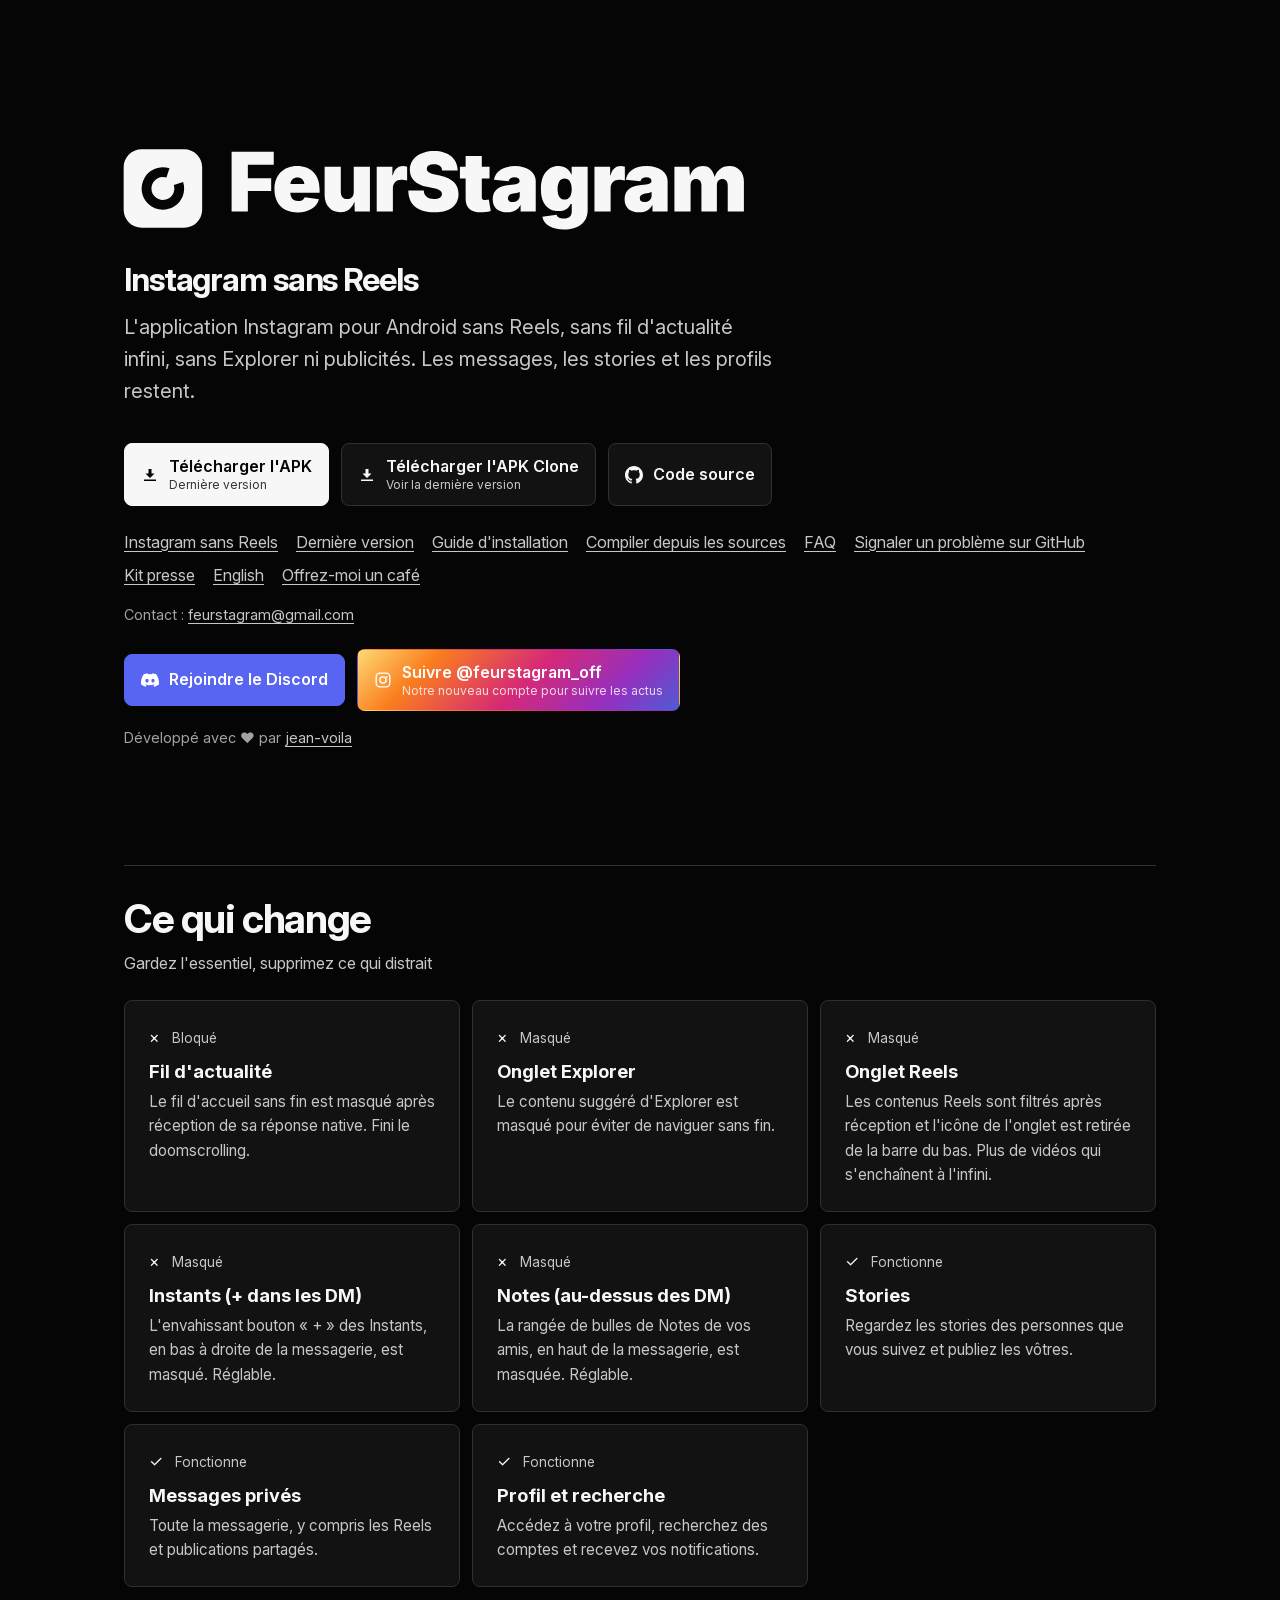
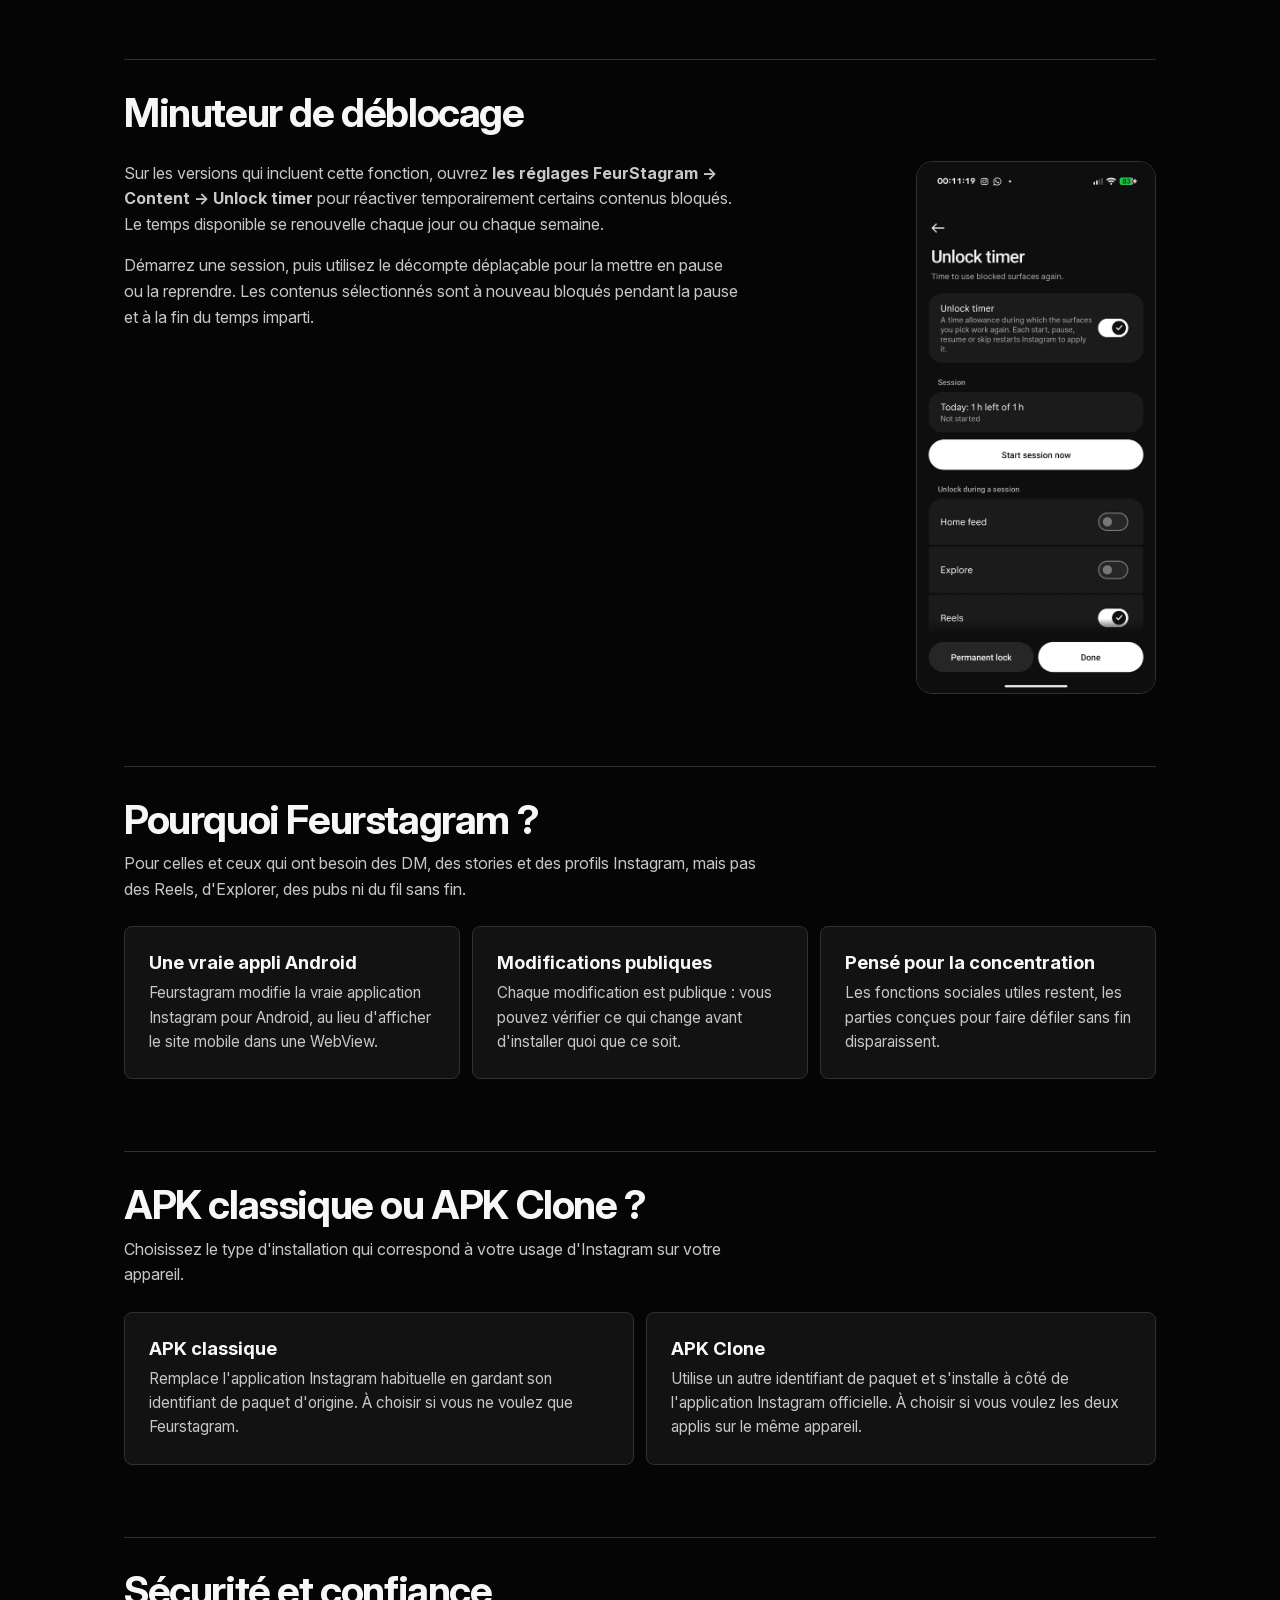
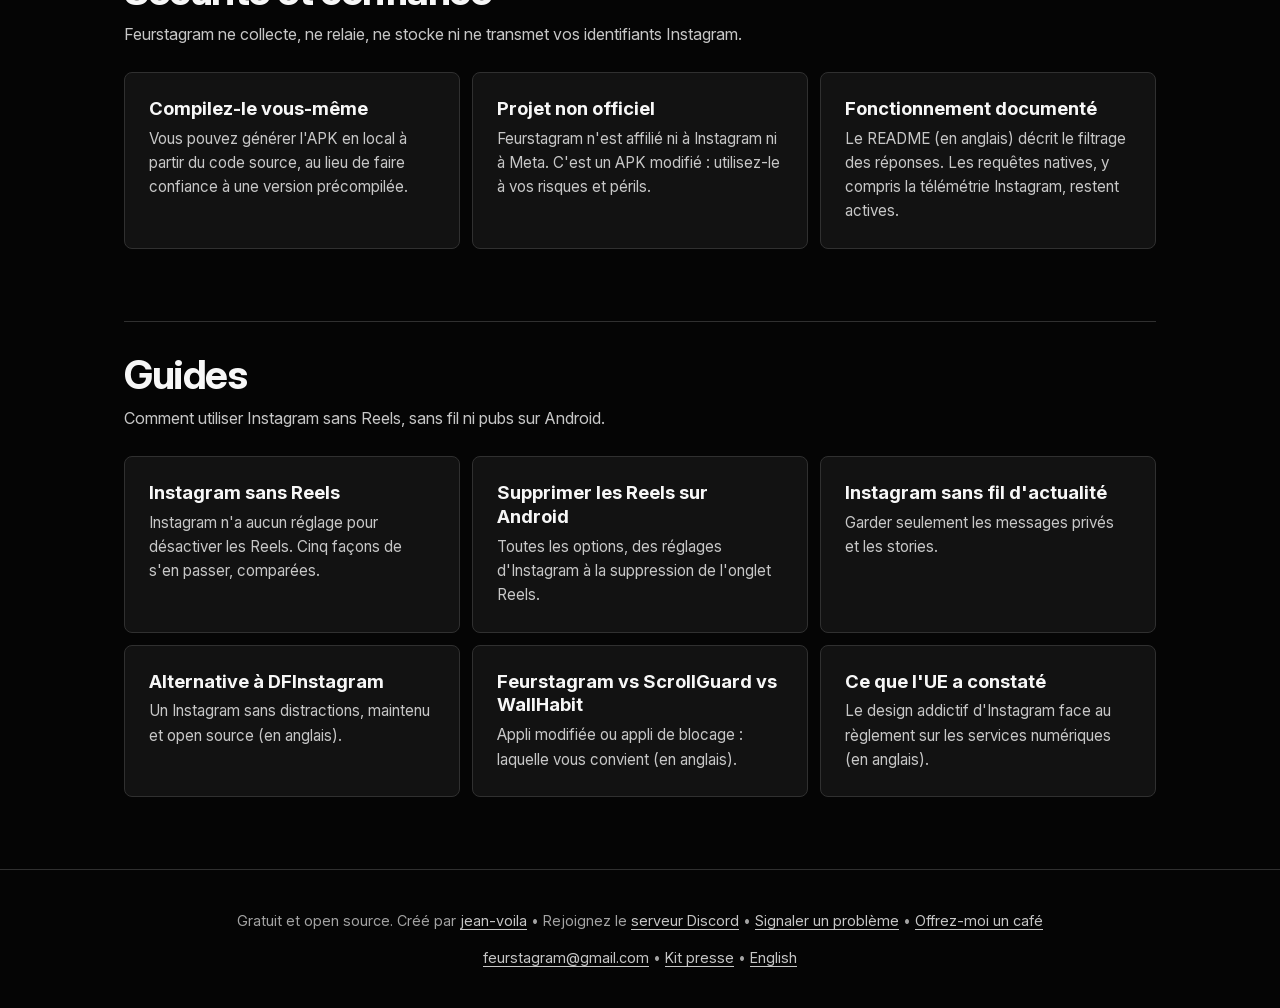
<file: docs/fr/index.html>
<!DOCTYPE html>
<html lang="fr">

<head>
    <!-- No analytics are loaded. Keep a local no-op so existing click handlers do not fail. -->
    <script>
        function gtag() { }
    </script>

    <meta charset="UTF-8">
    <meta name="viewport" content="width=device-width, initial-scale=1.0">
    <title>Feurstagram : Instagram sans Reels, sans fil ni pubs (Android)</title>

    <!-- SEO Meta Tags -->
    <meta name="description"
        content="Feurstagram, c'est Instagram sans Reels sur Android : une appli gratuite et open source sans Reels, fil ni pubs, qui garde DM, stories et notifications.">
    <meta name="robots" content="index, follow, max-image-preview:large">
    <link rel="canonical" href="https://jean-voila.github.io/FeurStagram/fr/">
    <link rel="alternate" hreflang="en" href="https://jean-voila.github.io/FeurStagram/">
    <link rel="alternate" hreflang="fr" href="https://jean-voila.github.io/FeurStagram/fr/">
    <link rel="alternate" hreflang="x-default" href="https://jean-voila.github.io/FeurStagram/">

    <!-- Open Graph / Facebook -->
    <meta property="og:type" content="website">
    <meta property="og:site_name" content="Feurstagram">
    <meta property="og:url" content="https://jean-voila.github.io/FeurStagram/fr/">
    <meta property="og:title" content="Feurstagram : Instagram sans Reels">
    <meta property="og:description"
        content="Plus de Reels, de fil ni de pubs. Les messages, les stories et les profils restent. Gratuit et open source pour Android.">
    <meta property="og:image" content="https://jean-voila.github.io/FeurStagram/assets/brand/open-graph.png">
    <meta property="og:image:type" content="image/png">
    <meta property="og:image:width" content="1200">
    <meta property="og:image:height" content="630">
    <meta property="og:image:alt" content="Logo FeurStagram sur fond sombre">
    <meta property="og:locale" content="fr_FR">
    <meta property="og:locale:alternate" content="en_US">

    <!-- Twitter -->
    <meta name="twitter:card" content="summary_large_image">
    <meta name="twitter:url" content="https://jean-voila.github.io/FeurStagram/fr/">
    <meta name="twitter:title" content="Feurstagram : Instagram sans Reels">
    <meta name="twitter:description"
        content="Plus de Reels, de fil ni de pubs. Les messages, les stories et les profils restent. Gratuit et open source pour Android.">
    <meta name="twitter:image" content="https://jean-voila.github.io/FeurStagram/assets/brand/open-graph.png">
    <meta name="twitter:image:alt" content="Logo FeurStagram sur fond sombre">

    <!-- Favicon -->
    <link rel="icon" sizes="16x16 32x32 48x48" href="../assets/brand/favicon.ico">
    <link rel="icon" type="image/svg+xml" sizes="any" href="../assets/brand/favicon.svg">
    <link rel="apple-touch-icon" sizes="180x180" href="../assets/brand/apple-touch-icon.png">

    <script type="application/ld+json">
    [{
        "@context": "https://schema.org",
        "@type": "SoftwareApplication",
        "name": "Feurstagram",
        "alternateName": "Instagram sans Reels",
        "operatingSystem": "Android",
        "applicationCategory": "LifestyleApplication",
        "description": "Modification gratuite et open source de l'application Instagram officielle pour Android, qui retire les Reels, le fil d'actualité, Explorer, les comptes suggérés, les publicités, en gardant les messages privés, les stories, la recherche, les profils et les notifications.",
        "license": "https://www.gnu.org/licenses/gpl-3.0.html",
        "isAccessibleForFree": true,
        "offers": { "@type": "Offer", "price": "0", "priceCurrency": "EUR" },
        "inLanguage": "fr",
        "downloadUrl": "https://github.com/jean-voila/FeurStagram/releases/latest",
        "screenshot": "https://jean-voila.github.io/FeurStagram/assets/img/after.png",
        "author": { "@type": "Person", "name": "jean-voila", "url": "https://github.com/jean-voila" },
        "sameAs": ["https://github.com/jean-voila/FeurStagram", "https://www.instagram.com/feurstagram_off/"]
    }, {
        "@context": "https://schema.org",
        "@type": "WebSite",
        "name": "Feurstagram",
        "url": "https://jean-voila.github.io/FeurStagram/fr/",
        "inLanguage": "fr"
    }, {
        "@context": "https://schema.org",
        "@type": "Organization",
        "name": "Feurstagram",
        "url": "https://jean-voila.github.io/FeurStagram/fr/",
        "logo": "https://jean-voila.github.io/FeurStagram/assets/brand/app-icon-256.png",
        "email": "feurstagram@gmail.com",
        "sameAs": ["https://github.com/jean-voila/FeurStagram", "https://www.instagram.com/feurstagram_off/", "https://discord.gg/Z9QvMw8s76"]
    }]
    </script>

    <link rel="stylesheet" href="../assets/brand/tokens.css">
    <link rel="stylesheet" href="../assets/home.css">
</head>

<body>
    <main>
        <section class="hero container">
            <h1>
                <img class="hero-logo" src="../assets/brand/horizontal-paper.svg" width="807" height="148" alt="FeurStagram">
                <span class="h1-sub">Instagram sans Reels</span>
            </h1>
            <p class="tagline">L'application Instagram pour Android sans Reels, sans fil d'actualité infini, sans Explorer ni publicités. Les messages, les stories et les profils restent.</p>

            <div class="button-group">
                <div class="download-controls">
                    <a href="https://github.com/jean-voila/Feurstagram/releases/latest" class="btn btn-primary"
                        id="btn-download-standard" onclick="gtag('event', 'download_apk_standard'); return true;">
                        <svg xmlns="http://www.w3.org/2000/svg" viewBox="0 0 24 24" fill="currentColor">
                            <path d="M12 16l-6-6h4V4h4v6h4l-6 6zm-8 2h16v2H4v-2z" />
                        </svg>
                        <span class="btn-text">
                            <span class="btn-main">Télécharger l'APK</span>
                            <span class="btn-meta" id="release-info-standard">Chargement…</span>
                        </span>
                    </a>
                    <a href="https://github.com/jean-voila/Feurstagram/releases/latest" class="btn btn-secondary"
                        id="btn-download-clone" onclick="gtag('event', 'download_apk_clone'); return true;">
                        <svg xmlns="http://www.w3.org/2000/svg" viewBox="0 0 24 24" fill="currentColor">
                            <path d="M12 16l-6-6h4V4h4v6h4l-6 6zm-8 2h16v2H4v-2z" />
                        </svg>
                        <span class="btn-text">
                            <span class="btn-main">Télécharger l'APK Clone</span>
                            <span class="btn-meta" id="release-info-clone">Chargement…</span>
                        </span>
                    </a>
                </div>
                <a href="https://github.com/jean-voila/Feurstagram" class="btn btn-secondary" id="btn-source"
                    target="_blank" rel="noopener" onclick="gtag('event', 'view_source_code');">
                    <svg xmlns="http://www.w3.org/2000/svg" viewBox="0 0 24 24" fill="currentColor">
                        <path
                            d="M12 0c-6.626 0-12 5.373-12 12 0 5.302 3.438 9.8 8.207 11.387.599.111.793-.261.793-.577v-2.234c-3.338.726-4.033-1.416-4.033-1.416-.546-1.387-1.333-1.756-1.333-1.756-1.089-.745.083-.729.083-.729 1.205.084 1.839 1.237 1.839 1.237 1.07 1.834 2.807 1.304 3.492.997.107-.775.418-1.305.762-1.604-2.665-.305-5.467-1.334-5.467-5.931 0-1.311.469-2.381 1.236-3.221-.124-.303-.535-1.524.117-3.176 0 0 1.008-.322 3.301 1.23.957-.266 1.983-.399 3.003-.404 1.02.005 2.047.138 3.006.404 2.291-1.552 3.297-1.23 3.297-1.23.653 1.653.242 2.874.118 3.176.77.84 1.235 1.911 1.235 3.221 0 4.609-2.807 5.624-5.479 5.921.43.372.823 1.102.823 2.222v3.293c0 .319.192.694.801.576 4.765-1.589 8.199-6.086 8.199-11.386 0-6.627-5.373-12-12-12z" />
                    </svg>
                    Code source
                </a>
            </div>
            <p class="downloads-total" data-downloads-wrap hidden><strong data-total-downloads></strong> téléchargements</p>
            <nav class="quick-links" aria-label="Liens du projet">
                <a href="instagram-sans-reels/">Instagram sans Reels</a>
                <a href="https://github.com/jean-voila/Feurstagram/releases/latest">Dernière version</a>
                <a href="https://github.com/jean-voila/Feurstagram/blob/main/docs/INSTALL.md" hreflang="en">Guide d'installation</a>
                <a href="https://github.com/jean-voila/Feurstagram/blob/main/docs/BUILD_FROM_SOURCE.md" hreflang="en">Compiler depuis les sources</a>
                <a href="https://github.com/jean-voila/Feurstagram/blob/main/docs/FAQ.md" hreflang="en">FAQ</a>
                <a href="https://github.com/jean-voila/Feurstagram/issues">Signaler un problème sur GitHub</a>
                <a href="presse/">Kit presse</a>
                <a href="../" hreflang="en" lang="en">English</a>
                <a href="https://buymeacoffee.com/jean_voila" onclick="gtag('event', 'buy_me_a_coffee_nav');">Offrez-moi un café</a>
            </nav>
            <p class="contact-line">Contact : <a href="mailto:feurstagram@gmail.com">feurstagram@gmail.com</a></p>
            <div class="discord-cta">
                <a href="https://discord.gg/Z9QvMw8s76" class="btn btn-discord" id="btn-discord" target="_blank"
                    rel="noopener" onclick="gtag('event', 'join_discord');">
                    <svg xmlns="http://www.w3.org/2000/svg" viewBox="0 0 127.14 96.36" fill="currentColor"
                        aria-hidden="true">
                        <path
                            d="M107.7,8.07A105.15,105.15,0,0,0,81.47,0a72.06,72.06,0,0,0-3.36,6.83A97.68,97.68,0,0,0,49,6.83,72.37,72.37,0,0,0,45.64,0,105.89,105.89,0,0,0,19.39,8.09C2.79,32.65-1.72,56.6.53,80.21h0A105.73,105.73,0,0,0,32.71,96.36,77.7,77.7,0,0,0,39.62,85.2a68.42,68.42,0,0,1-10.84-5.16c.91-.66,1.79-1.34,2.64-2a75.57,75.57,0,0,0,64.32,0c.85.7,1.73,1.38,2.64,2a68.68,68.68,0,0,1-10.86,5.17,77,77,0,0,0,6.92,11.14A105.25,105.25,0,0,0,126.61,80.2h0C129.25,52.84,122.09,29.11,107.7,8.07ZM42.45,65.69C36.18,65.69,31,59.93,31,52.86S36.06,40,42.45,40s11.6,5.78,11.49,12.85C53.94,59.93,48.84,65.69,42.45,65.69Zm42.24,0c-6.27,0-11.44-5.76-11.44-12.83S78.31,40,84.69,40s11.6,5.78,11.49,12.85C96.18,59.93,91.08,65.69,84.69,65.69Z" />
                    </svg>
                    Rejoindre le Discord
                </a>
            </div>
            <div class="updates-cta">
                <a href="https://www.instagram.com/feurstagram_off/" class="btn btn-instagram"
                    id="btn-instagram-updates" target="_blank" rel="noopener"
                    onclick="gtag('event', 'follow_instagram_updates');">
                    <svg xmlns="http://www.w3.org/2000/svg" viewBox="0 0 24 24" fill="currentColor" aria-hidden="true">
                        <path
                            d="M7.75 2h8.5A5.75 5.75 0 0 1 22 7.75v8.5A5.75 5.75 0 0 1 16.25 22h-8.5A5.75 5.75 0 0 1 2 16.25v-8.5A5.75 5.75 0 0 1 7.75 2zm0 1.8A3.95 3.95 0 0 0 3.8 7.75v8.5a3.95 3.95 0 0 0 3.95 3.95h8.5a3.95 3.95 0 0 0 3.95-3.95v-8.5a3.95 3.95 0 0 0-3.95-3.95h-8.5zM12 7a5 5 0 1 1 0 10 5 5 0 0 1 0-10zm0 1.8a3.2 3.2 0 1 0 0 6.4 3.2 3.2 0 0 0 0-6.4zm5.15-2.15a1.1 1.1 0 1 1 0 2.2 1.1 1.1 0 0 1 0-2.2z" />
                    </svg>
                    <span class="btn-text">
                        <span class="btn-main">Suivre @feurstagram_off</span>
                        <span class="btn-meta">Notre nouveau compte pour suivre les actus</span>
                    </span>
                </a>
            </div>
            <p class="developed-by">Développé avec ♥ par <a href="https://github.com/jean-voila" target="_blank" rel="noopener">jean-voila</a></p>
        </section>

        <section class="features container">
            <div class="section-header">
                <h2>Ce qui change</h2>
                <p>Gardez l'essentiel, supprimez ce qui distrait</p>
            </div>

            <div class="features-grid">
                <div class="feature-card">
                    <div class="feature-icon" aria-hidden="true">×</div>
                    <span class="status-badge blocked">Bloqué</span>
                    <h3>Fil d'actualité</h3>
                    <p>Le fil d'accueil sans fin est masqué après réception de sa réponse native. Fini le doomscrolling.</p>
                </div>

                <div class="feature-card">
                    <div class="feature-icon" aria-hidden="true">×</div>
                    <span class="status-badge blocked">Masqué</span>
                    <h3>Onglet Explorer</h3>
                    <p>Le contenu suggéré d'Explorer est masqué pour éviter de naviguer sans fin.</p>
                </div>

                <div class="feature-card">
                    <div class="feature-icon" aria-hidden="true">×</div>
                    <span class="status-badge blocked">Masqué</span>
                    <h3>Onglet Reels</h3>
                    <p>Les contenus Reels sont filtrés après réception et l'icône de l'onglet est retirée de la barre du bas. Plus de vidéos qui s'enchaînent à l'infini.</p>
                </div>

                <div class="feature-card">
                    <div class="feature-icon" aria-hidden="true">×</div>
                    <span class="status-badge blocked">Masqué</span>
                    <h3>Instants (+ dans les DM)</h3>
                    <p>L'envahissant bouton « + » des Instants, en bas à droite de la messagerie, est masqué. Réglable.</p>
                </div>

                <div class="feature-card">
                    <div class="feature-icon" aria-hidden="true">×</div>
                    <span class="status-badge blocked">Masqué</span>
                    <h3>Notes (au-dessus des DM)</h3>
                    <p>La rangée de bulles de Notes de vos amis, en haut de la messagerie, est masquée. Réglable.</p>
                </div>

                <div class="feature-card">
                    <div class="feature-icon" aria-hidden="true">✓</div>
                    <span class="status-badge enabled">Fonctionne</span>
                    <h3>Stories</h3>
                    <p>Regardez les stories des personnes que vous suivez et publiez les vôtres.</p>
                </div>

                <div class="feature-card">
                    <div class="feature-icon" aria-hidden="true">✓</div>
                    <span class="status-badge enabled">Fonctionne</span>
                    <h3>Messages privés</h3>
                    <p>Toute la messagerie, y compris les Reels et publications partagés.</p>
                </div>

                <div class="feature-card">
                    <div class="feature-icon" aria-hidden="true">✓</div>
                    <span class="status-badge enabled">Fonctionne</span>
                    <h3>Profil et recherche</h3>
                    <p>Accédez à votre profil, recherchez des comptes et recevez vos notifications.</p>
                </div>
            </div>
        </section>

        <section class="info-section container" aria-labelledby="unlock-timer">
            <div class="section-header">
                <h2 id="unlock-timer">Minuteur de déblocage</h2>
            </div>
            <div class="timer-feature">
                <div>
                    <p>Sur les versions qui incluent cette fonction, ouvrez <strong>les réglages FeurStagram → Content → Unlock timer</strong> pour réactiver temporairement certains contenus bloqués. Le temps disponible se renouvelle chaque jour ou chaque semaine.</p>
                    <p>Démarrez une session, puis utilisez le décompte déplaçable pour la mettre en pause ou la reprendre. Les contenus sélectionnés sont à nouveau bloqués pendant la pause et à la fin du temps imparti.</p>
                </div>
                <a href="../assets/img/unlock-timer.png">
                    <img src="../assets/img/unlock-timer-540.webp" width="540" height="1205" alt="Réglages Unlock timer avec le temps disponible et les contenus à débloquer" loading="lazy" decoding="async">
                </a>
            </div>
        </section>

        <section class="info-section container">
            <div class="section-header">
                <h2>Pourquoi Feurstagram ?</h2>
                <p>Pour celles et ceux qui ont besoin des DM, des stories et des profils Instagram, mais pas des Reels, d'Explorer, des pubs ni du fil sans fin.</p>
            </div>

            <div class="info-grid">
                <div class="feature-card">
                    <h3>Une vraie appli Android</h3>
                    <p>Feurstagram modifie la vraie application Instagram pour Android, au lieu d'afficher le site mobile dans une WebView.</p>
                </div>

                <div class="feature-card">
                    <h3>Modifications publiques</h3>
                    <p>Chaque modification est publique : vous pouvez vérifier ce qui change avant d'installer quoi que ce soit.</p>
                </div>

                <div class="feature-card">
                    <h3>Pensé pour la concentration</h3>
                    <p>Les fonctions sociales utiles restent, les parties conçues pour faire défiler sans fin disparaissent.</p>
                </div>
            </div>
        </section>

        <section class="info-section container">
            <div class="section-header">
                <h2>APK classique ou APK Clone ?</h2>
                <p>Choisissez le type d'installation qui correspond à votre usage d'Instagram sur votre appareil.</p>
            </div>

            <div class="info-grid">
                <div class="feature-card">
                    <h3>APK classique</h3>
                    <p>Remplace l'application Instagram habituelle en gardant son identifiant de paquet d'origine. À choisir si vous ne voulez que Feurstagram.</p>
                </div>

                <div class="feature-card">
                    <h3>APK Clone</h3>
                    <p>Utilise un autre identifiant de paquet et s'installe à côté de l'application Instagram officielle. À choisir si vous voulez les deux applis sur le même appareil.</p>
                </div>
            </div>
        </section>

        <section class="info-section container">
            <div class="section-header">
                <h2>Sécurité et confiance</h2>
                <p>Feurstagram ne collecte, ne relaie, ne stocke ni ne transmet vos identifiants Instagram.</p>
            </div>

            <div class="info-grid">
                <div class="feature-card">
                    <h3>Compilez-le vous-même</h3>
                    <p>Vous pouvez générer l'APK en local à partir du code source, au lieu de faire confiance à une version précompilée.</p>
                </div>

                <div class="feature-card">
                    <h3>Projet non officiel</h3>
                    <p>Feurstagram n'est affilié ni à Instagram ni à Meta. C'est un APK modifié : utilisez-le à vos risques et périls.</p>
                </div>

                <div class="feature-card">
                    <h3>Fonctionnement documenté</h3>
                    <p>Le README (en anglais) décrit le filtrage des réponses. Les requêtes natives, y compris la télémétrie Instagram, restent actives.</p>
                </div>
            </div>
        </section>

        <section class="info-section container" aria-labelledby="guides-title">
            <div class="section-header">
                <h2 id="guides-title">Guides</h2>
                <p>Comment utiliser Instagram sans Reels, sans fil ni pubs sur Android.</p>
            </div>

            <div class="info-grid">
                <a class="feature-card guide-card" href="instagram-sans-reels/">
                    <h3>Instagram sans Reels</h3>
                    <p>Instagram n'a aucun réglage pour désactiver les Reels. Cinq façons de s'en passer, comparées.</p>
                </a>
                <a class="feature-card guide-card" href="supprimer-les-reels-instagram-android/">
                    <h3>Supprimer les Reels sur Android</h3>
                    <p>Toutes les options, des réglages d'Instagram à la suppression de l'onglet Reels.</p>
                </a>
                <a class="feature-card guide-card" href="instagram-sans-fil-actualite/">
                    <h3>Instagram sans fil d'actualité</h3>
                    <p>Garder seulement les messages privés et les stories.</p>
                </a>
                <a class="feature-card guide-card" href="../dfinstagram-alternative/" hreflang="en">
                    <h3>Alternative à DFInstagram</h3>
                    <p>Un Instagram sans distractions, maintenu et open source (en anglais).</p>
                </a>
                <a class="feature-card guide-card" href="../feurstagram-vs-scrollguard-vs-wallhabit/" hreflang="en">
                    <h3>Feurstagram vs ScrollGuard vs WallHabit</h3>
                    <p>Appli modifiée ou appli de blocage : laquelle vous convient (en anglais).</p>
                </a>
                <a class="feature-card guide-card" href="../instagram-addictive-design-eu/" hreflang="en">
                    <h3>Ce que l'UE a constaté</h3>
                    <p>Le design addictif d'Instagram face au règlement sur les services numériques (en anglais).</p>
                </a>
            </div>
        </section>
    </main>

    <footer>
        <p>
            Gratuit et open source. Créé par <a href="https://github.com/jean-voila" target="_blank"
                rel="noopener">jean-voila</a> • Rejoignez le <a href="https://discord.gg/Z9QvMw8s76" target="_blank"
                rel="noopener" onclick="gtag('event', 'join_discord_footer');">serveur Discord</a> •
            <a href="https://github.com/jean-voila/Feurstagram/issues" target="_blank" rel="noopener">Signaler un problème</a> •
            <a href="https://buymeacoffee.com/jean_voila" target="_blank" rel="noopener"
                onclick="gtag('event', 'buy_me_a_coffee_footer');">Offrez-moi un café</a>
        </p>
        <p>
            <a href="mailto:feurstagram@gmail.com">feurstagram@gmail.com</a> •
            <a href="presse/">Kit presse</a> •
            <a href="../" hreflang="en" lang="en">English</a>
        </p>
    </footer>

    <script data-name="BMC-Widget" data-cfasync="false" src="https://cdnjs.buymeacoffee.com/1.0.0/widget.prod.min.js"
        data-id="jean_voila" data-description="Soutenez-moi sur Buy me a coffee !" data-message=""
        data-color="#FFDD00" data-position="Right" data-x_margin="18" data-y_margin="18"></script>

    <script src="../assets/site.js"></script>
    <script>
        const FALLBACK_RELEASE_URL = 'https://github.com/jean-voila/Feurstagram/releases/latest';

        let latestApkAssets = [];

        function getApkAssets(assets) {
            if (!Array.isArray(assets)) {
                return [];
            }

            return assets.filter((asset) => {
                if (!asset || typeof asset.name !== 'string') {
                    return false;
                }

                const lowerName = asset.name.toLowerCase();
                return lowerName.endsWith('.apk') || lowerName.endsWith('.apkm');
            });
        }

        function isCloneAsset(asset) {
            if (!asset || typeof asset.name !== 'string') {
                return false;
            }

            return /(^|[-_.])clone([-_.]|$)/i.test(asset.name);
        }

        function updateDownloadButtons() {
            const standardBtn = document.getElementById('btn-download-standard');
            const cloneBtn = document.getElementById('btn-download-clone');
            const releaseInfoStandard = document.getElementById('release-info-standard');
            const releaseInfoClone = document.getElementById('release-info-clone');
            if (!standardBtn || !cloneBtn) {
                return;
            }

            const cloneAsset = latestApkAssets.find((asset) => isCloneAsset(asset));
            const standardAsset = latestApkAssets.find((asset) => !isCloneAsset(asset)) || null;

            if (standardAsset) {
                standardBtn.href = standardAsset.browser_download_url;
                standardBtn.classList.remove('btn-disabled');
                standardBtn.setAttribute('aria-disabled', 'false');
            } else {
                standardBtn.href = FALLBACK_RELEASE_URL;
                standardBtn.classList.remove('btn-disabled');
                standardBtn.setAttribute('aria-disabled', 'false');
                if (releaseInfoStandard) {
                    releaseInfoStandard.textContent = 'Dernière version';
                }
            }

            if (cloneAsset) {
                cloneBtn.href = cloneAsset.browser_download_url;
                cloneBtn.classList.remove('btn-disabled');
                cloneBtn.setAttribute('aria-disabled', 'false');
            } else {
                cloneBtn.href = FALLBACK_RELEASE_URL;
                cloneBtn.classList.remove('btn-disabled');
                cloneBtn.setAttribute('aria-disabled', 'false');
                if (releaseInfoClone) {
                    releaseInfoClone.textContent = 'Voir la dernière version';
                }
            }
        }

        // Latest release, from the release list assets/site.js loads once per session
        // (the same request also gives the total download count).
        async function fetchLatestRelease() {
            try {
                const summary = await window.feurstagramReleases;
                const data = summary && summary.latest;
                if (!data) {
                    throw new Error('No published release');
                }

                const version = data.tag;
                const date = new Date(data.publishedAt);
                const formattedDate = date.toLocaleDateString('fr-FR', { day: 'numeric', month: 'short', year: 'numeric' });

                // Update button text
                const releaseInfoStandard = document.getElementById('release-info-standard');
                const releaseInfoClone = document.getElementById('release-info-clone');
                if (releaseInfoStandard) {
                    releaseInfoStandard.textContent = `${version} • ${formattedDate}`;
                }
                if (releaseInfoClone) {
                    releaseInfoClone.textContent = `${version} • Version Clone`;
                }

                // Update download link to direct APK
                latestApkAssets = getApkAssets(data.assets.map((asset) => ({
                    name: asset.name,
                    browser_download_url: asset.url
                })));
                updateDownloadButtons();
            } catch (error) {
                const releaseInfoStandard = document.getElementById('release-info-standard');
                const releaseInfoClone = document.getElementById('release-info-clone');
                if (releaseInfoStandard) {
                    releaseInfoStandard.textContent = 'Dernière version';
                }
                if (releaseInfoClone) {
                    releaseInfoClone.textContent = 'Version Clone';
                }
                latestApkAssets = [];
                updateDownloadButtons();
            }
        }

        updateDownloadButtons();
        fetchLatestRelease();
    </script>
</body>

</html>
</file>
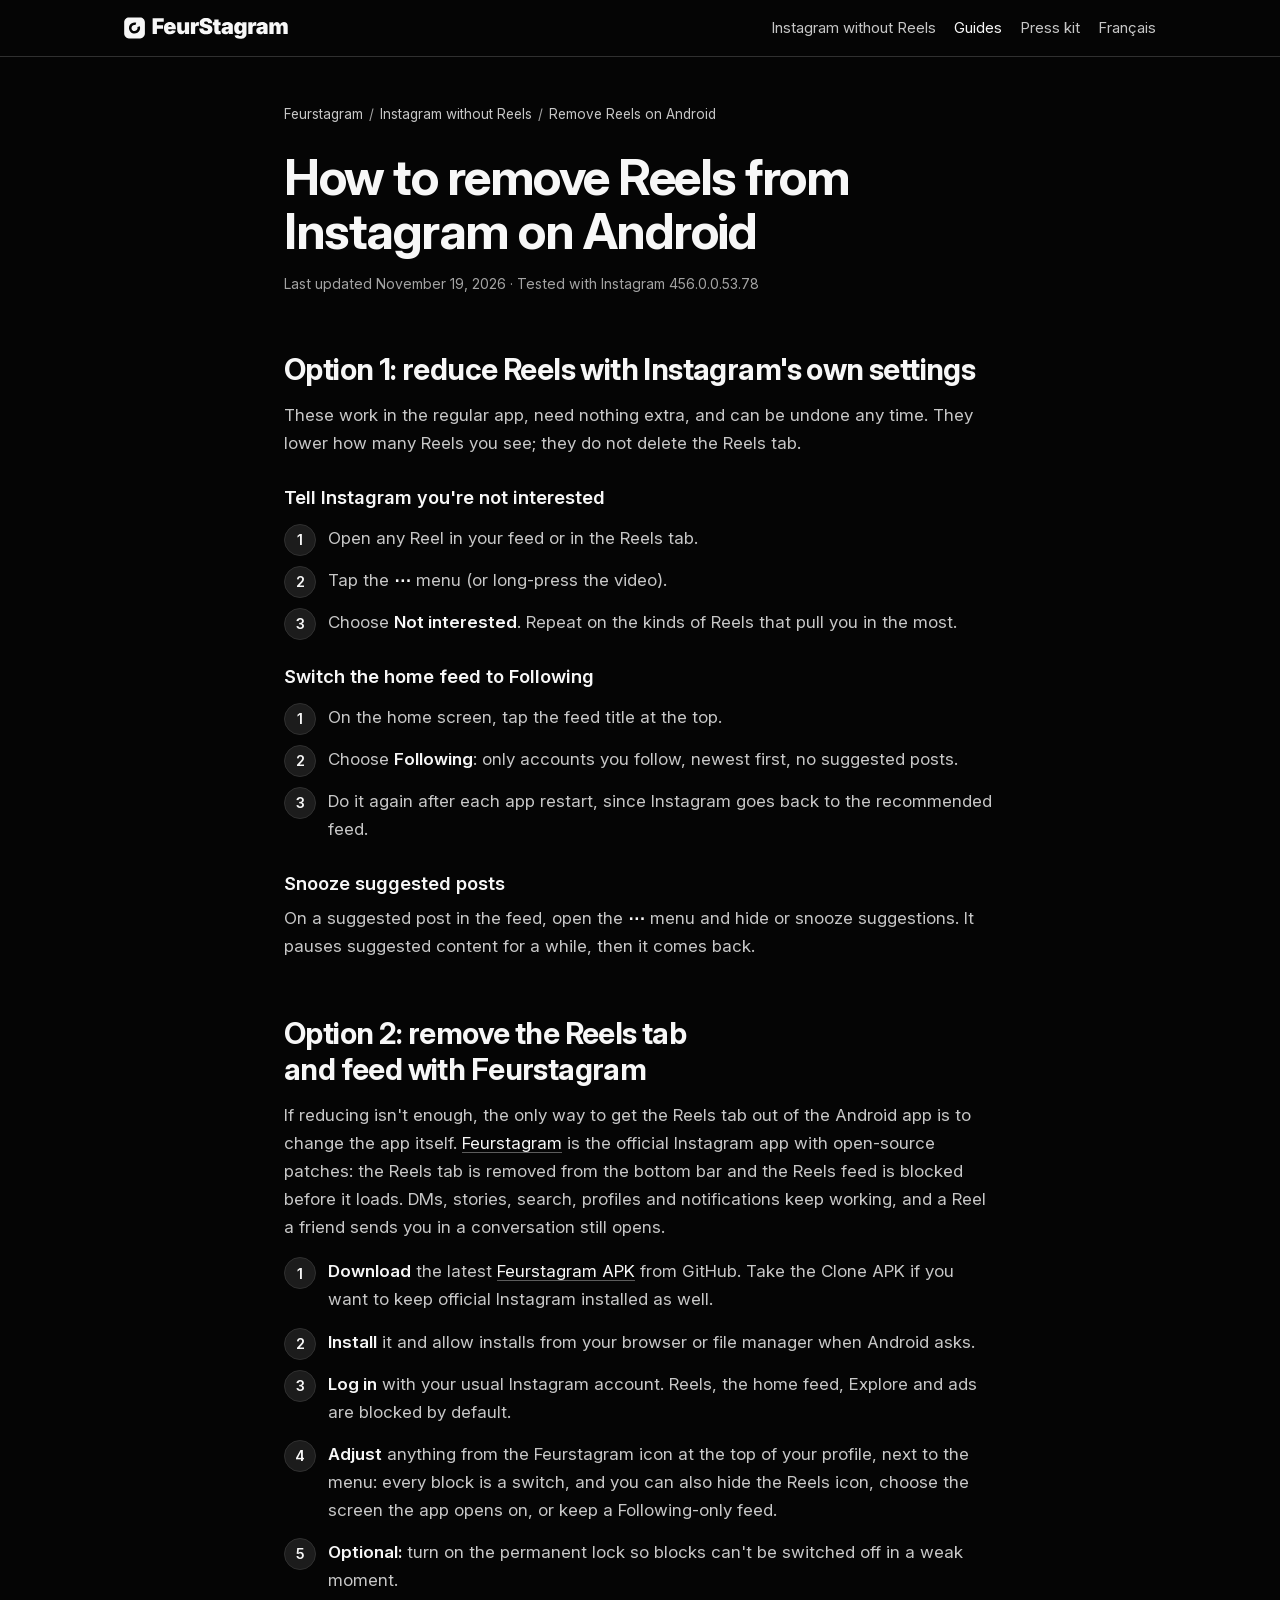
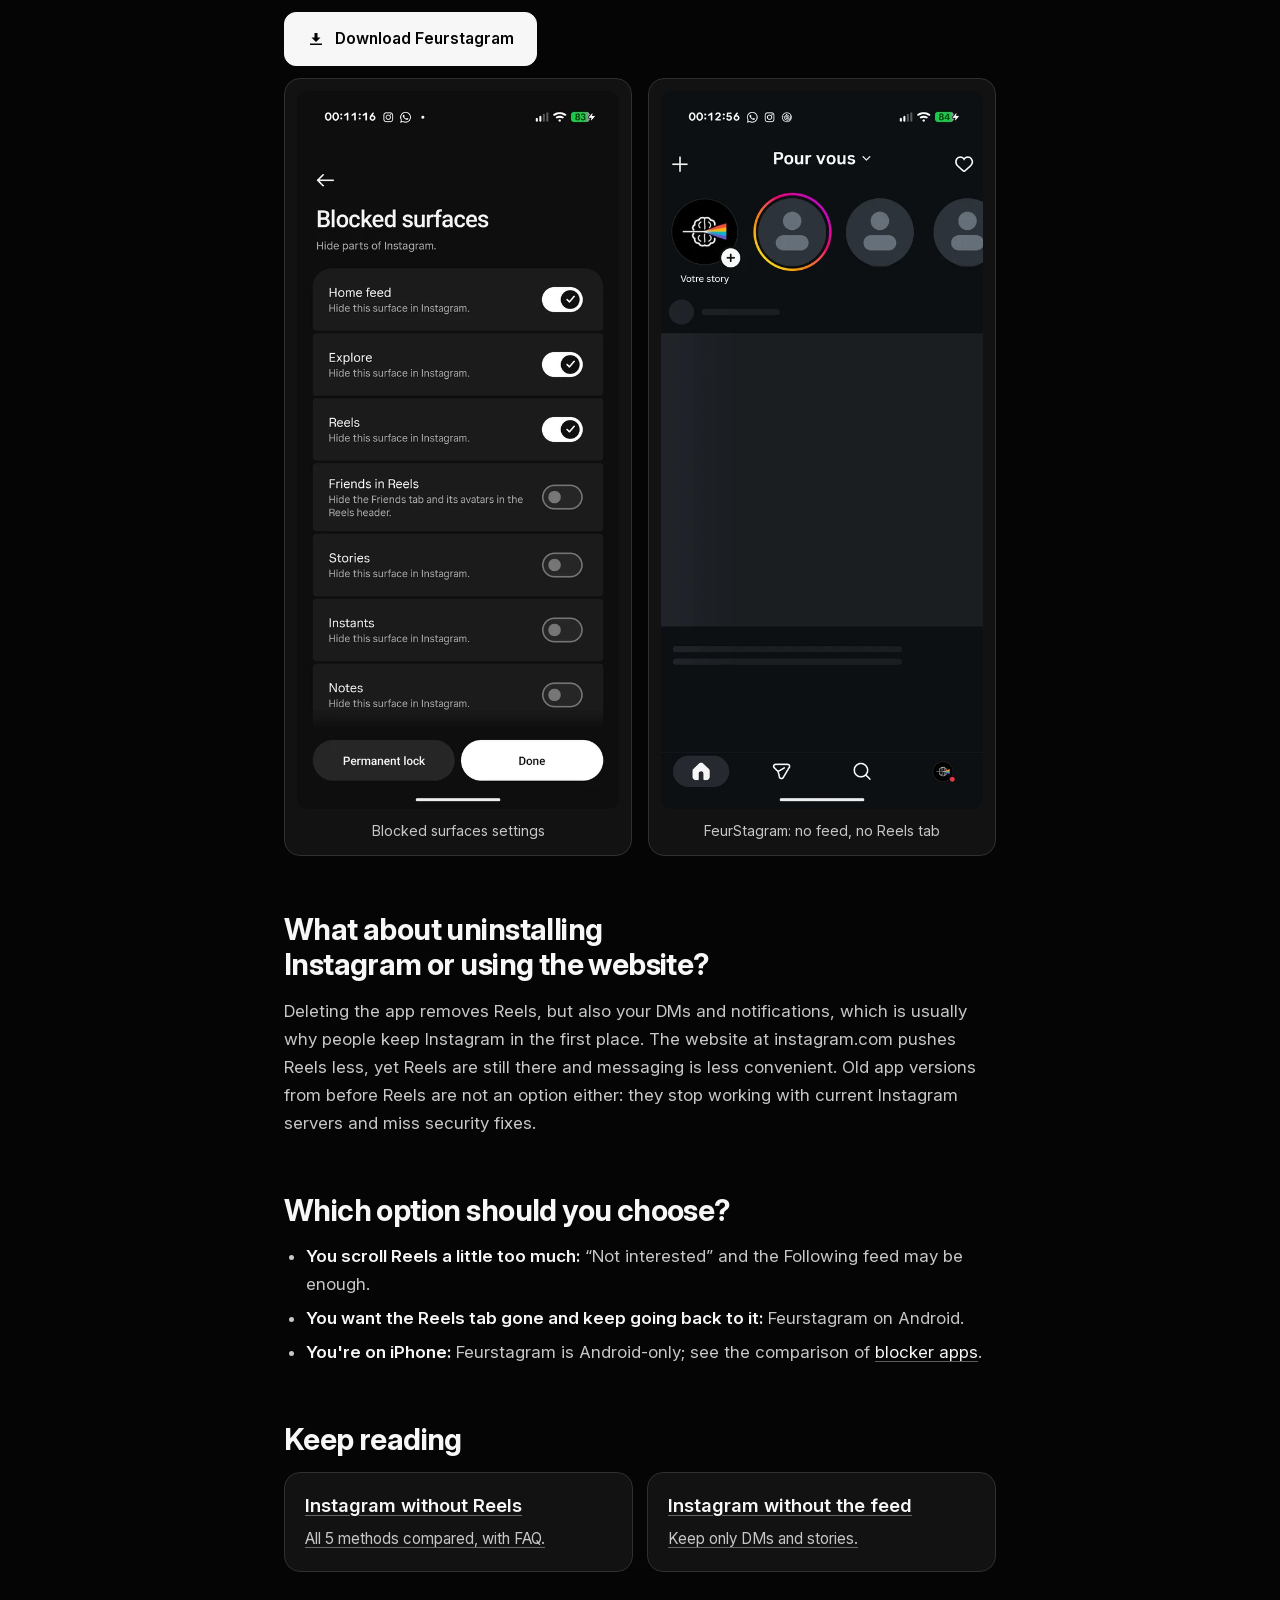
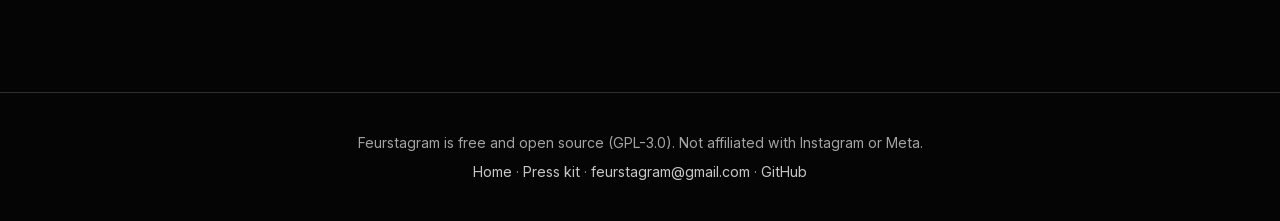
<file: docs/how-to-remove-reels-from-instagram-android/index.html>
<!DOCTYPE html>
<html lang="en">
<head>
    <meta charset="UTF-8">
    <meta name="viewport" content="width=device-width, initial-scale=1.0">
    <title>How to Remove Reels from Instagram on Android (2026 Guide)</title>
    <meta name="description" content="You can't delete Reels in the official Instagram app, but you can reduce them or remove them entirely on Android. Every option, step by step.">
    <meta name="robots" content="index, follow, max-image-preview:large">
    <link rel="canonical" href="https://jean-voila.github.io/FeurStagram/how-to-remove-reels-from-instagram-android/">
    <link rel="alternate" hreflang="en" href="https://jean-voila.github.io/FeurStagram/how-to-remove-reels-from-instagram-android/">
    <link rel="alternate" hreflang="fr" href="https://jean-voila.github.io/FeurStagram/fr/supprimer-les-reels-instagram-android/">
    <link rel="alternate" hreflang="x-default" href="https://jean-voila.github.io/FeurStagram/how-to-remove-reels-from-instagram-android/">
    <meta property="og:type" content="article">
    <meta property="og:site_name" content="Feurstagram">
    <meta property="og:url" content="https://jean-voila.github.io/FeurStagram/how-to-remove-reels-from-instagram-android/">
    <meta property="og:title" content="How to remove Reels from Instagram on Android">
    <meta property="og:description" content="Every option, from Instagram's own settings to removing the Reels tab entirely.">
    <meta property="og:image" content="https://jean-voila.github.io/FeurStagram/assets/brand/open-graph.png">
    <meta property="og:image:type" content="image/png">
    <meta property="og:image:width" content="1200">
    <meta property="og:image:height" content="630">
    <meta property="og:image:alt" content="FeurStagram logo on a dark background">
    <meta name="twitter:card" content="summary_large_image">
    <link rel="icon" sizes="16x16 32x32 48x48" href="../assets/brand/favicon.ico">
    <link rel="icon" type="image/svg+xml" sizes="any" href="../assets/brand/favicon.svg">
    <link rel="apple-touch-icon" sizes="180x180" href="../assets/brand/apple-touch-icon.png">
    <link rel="stylesheet" href="../assets/brand/tokens.css">
    <link rel="stylesheet" href="../assets/site.css">
    <script type="application/ld+json">
    [{
        "@context": "https://schema.org",
        "@type": "Article",
        "headline": "How to remove Reels from Instagram on Android",
        "datePublished": "2026-09-13",
        "dateModified": "2026-11-19",
        "inLanguage": "en",
        "image": "https://jean-voila.github.io/FeurStagram/assets/img/after.png",
        "author": { "@type": "Person", "name": "jean-voila", "url": "https://github.com/jean-voila" },
        "publisher": { "@type": "Organization", "name": "Feurstagram", "logo": { "@type": "ImageObject", "url": "https://jean-voila.github.io/FeurStagram/assets/brand/app-icon-256.png" } },
        "mainEntityOfPage": "https://jean-voila.github.io/FeurStagram/how-to-remove-reels-from-instagram-android/"
    }, {
        "@context": "https://schema.org",
        "@type": "BreadcrumbList",
        "itemListElement": [
            { "@type": "ListItem", "position": 1, "name": "Feurstagram", "item": "https://jean-voila.github.io/FeurStagram/" },
            { "@type": "ListItem", "position": 2, "name": "Instagram without Reels", "item": "https://jean-voila.github.io/FeurStagram/instagram-without-reels/" },
            { "@type": "ListItem", "position": 3, "name": "Remove Reels on Android", "item": "https://jean-voila.github.io/FeurStagram/how-to-remove-reels-from-instagram-android/" }
        ]
    }]
    </script>
</head>
<body>
    <header class="site-header">
        <div class="inner">
            <a class="brand" href="../"><img src="../assets/brand/horizontal-paper.svg" alt="FeurStagram" width="807" height="148"></a>
            <nav class="site-nav" aria-label="Main">
                <a href="../instagram-without-reels/">Instagram without Reels</a>
                <a href="../how-to-remove-reels-from-instagram-android/" aria-current="page">Guides</a>
                <a href="../press/">Press kit</a>
                <a href="../fr/supprimer-les-reels-instagram-android/" hreflang="fr" lang="fr">Français</a>
            </nav>
        </div>
    </header>

    <main class="page">
        <nav class="breadcrumbs" aria-label="Breadcrumb">
            <ol><li><a href="../">Feurstagram</a></li><li><a href="../instagram-without-reels/">Instagram without Reels</a></li><li>Remove Reels on Android</li></ol>
        </nav>

        <h1>How to remove Reels from Instagram on Android</h1>
        <p class="meta">Last updated November 19, 2026 · Tested with Instagram 456.0.0.53.78</p>

        <h2>Option 1: reduce Reels with Instagram's own settings</h2>
        <p>These work in the regular app, need nothing extra, and can be undone any time. They lower how many Reels you see; they do not delete the Reels tab.</p>
        <h3>Tell Instagram you're not interested</h3>
        <ol class="steps">
            <li>Open any Reel in your feed or in the Reels tab.</li>
            <li>Tap the <strong>⋯</strong> menu (or long-press the video).</li>
            <li>Choose <strong>Not interested</strong>. Repeat on the kinds of Reels that pull you in the most.</li>
        </ol>
        <h3>Switch the home feed to Following</h3>
        <ol class="steps">
            <li>On the home screen, tap the feed title at the top.</li>
            <li>Choose <strong>Following</strong>: only accounts you follow, newest first, no suggested posts.</li>
            <li>Do it again after each app restart, since Instagram goes back to the recommended feed.</li>
        </ol>
        <h3>Snooze suggested posts</h3>
        <p>On a suggested post in the feed, open the <strong>⋯</strong> menu and hide or snooze suggestions. It pauses suggested content for a while, then it comes back.</p>

        <h2>Option 2: remove the Reels tab and feed with Feurstagram</h2>
        <p>If reducing isn't enough, the only way to get the Reels tab out of the Android app is to change the app itself. <a href="../instagram-without-reels/">Feurstagram</a> is the official Instagram app with open-source patches: the Reels tab is removed from the bottom bar and the Reels feed is blocked before it loads. DMs, stories, search, profiles and notifications keep working, and a Reel a friend sends you in a conversation still opens.</p>
        <ol class="steps">
            <li><strong>Download</strong> the latest <a href="https://github.com/jean-voila/FeurStagram/releases/latest" data-apk="standard">Feurstagram APK</a> from GitHub. Take the Clone APK if you want to keep official Instagram installed as well.</li>
            <li><strong>Install</strong> it and allow installs from your browser or file manager when Android asks.</li>
            <li><strong>Log in</strong> with your usual Instagram account. Reels, the home feed, Explore and ads are blocked by default.</li>
            <li><strong>Adjust</strong> anything from the Feurstagram icon at the top of your profile, next to the menu: every block is a switch, and you can also hide the Reels icon, choose the screen the app opens on, or keep a Following-only feed.</li>
            <li><strong>Optional:</strong> turn on the permanent lock so blocks can't be switched off in a weak moment.</li>
        </ol>
        <div class="cta">
            <a class="btn btn-primary" href="https://github.com/jean-voila/FeurStagram/releases/latest" data-apk="standard">
                <svg viewBox="0 0 24 24" fill="currentColor" aria-hidden="true"><path d="M12 16l-6-6h4V4h4v6h4l-6 6zm-8 2h16v2H4v-2z"/></svg>
                Download Feurstagram
            </a>
        </div>
        <p class="downloads-line" data-downloads-wrap hidden><span data-total-downloads></span> downloads on GitHub</p>

        <div class="compare-shots">
            <figure>
                <img src="../assets/img/blocked-surfaces-540.webp" width="540" height="1205" alt="FeurStagram settings with Home feed, Explore and Reels blocking enabled" loading="lazy" decoding="async">
                <figcaption>Blocked surfaces settings</figcaption>
            </figure>
            <figure>
                <img src="../assets/img/after-540.webp" width="540" height="1205" alt="FeurStagram home screen with no feed or Reels tab" loading="lazy" decoding="async">
                <figcaption>FeurStagram: no feed, no Reels tab</figcaption>
            </figure>
        </div>

        <h2>What about uninstalling Instagram or using the website?</h2>
        <p>Deleting the app removes Reels, but also your DMs and notifications, which is usually why people keep Instagram in the first place. The website at instagram.com pushes Reels less, yet Reels are still there and messaging is less convenient. Old app versions from before Reels are not an option either: they stop working with current Instagram servers and miss security fixes.</p>

        <h2>Which option should you choose?</h2>
        <ul>
            <li><strong>You scroll Reels a little too much:</strong> “Not interested” and the Following feed may be enough.</li>
            <li><strong>You want the Reels tab gone and keep going back to it:</strong> Feurstagram on Android.</li>
            <li><strong>You're on iPhone:</strong> Feurstagram is Android-only; see the comparison of <a href="../feurstagram-vs-scrollguard-vs-wallhabit/">blocker apps</a>.</li>
        </ul>

        <section class="related" aria-labelledby="related-title">
            <h2 id="related-title">Keep reading</h2>
            <div class="cards">
                <a class="card" href="../instagram-without-reels/"><h3>Instagram without Reels</h3><p>All 5 methods compared, with FAQ.</p></a>
                <a class="card" href="../instagram-without-feed/"><h3>Instagram without the feed</h3><p>Keep only DMs and stories.</p></a>
            </div>
        </section>
    </main>

    <footer class="site-footer">
        <p>Feurstagram is free and open source (GPL-3.0). Not affiliated with Instagram or Meta.</p>
        <p><a href="../">Home</a> · <a href="../press/">Press kit</a> · <a href="mailto:feurstagram@gmail.com">feurstagram@gmail.com</a> · <a href="https://github.com/jean-voila/FeurStagram">GitHub</a></p>
    </footer>
    <script src="../assets/site.js" defer></script>
</body>
</html>
</file>
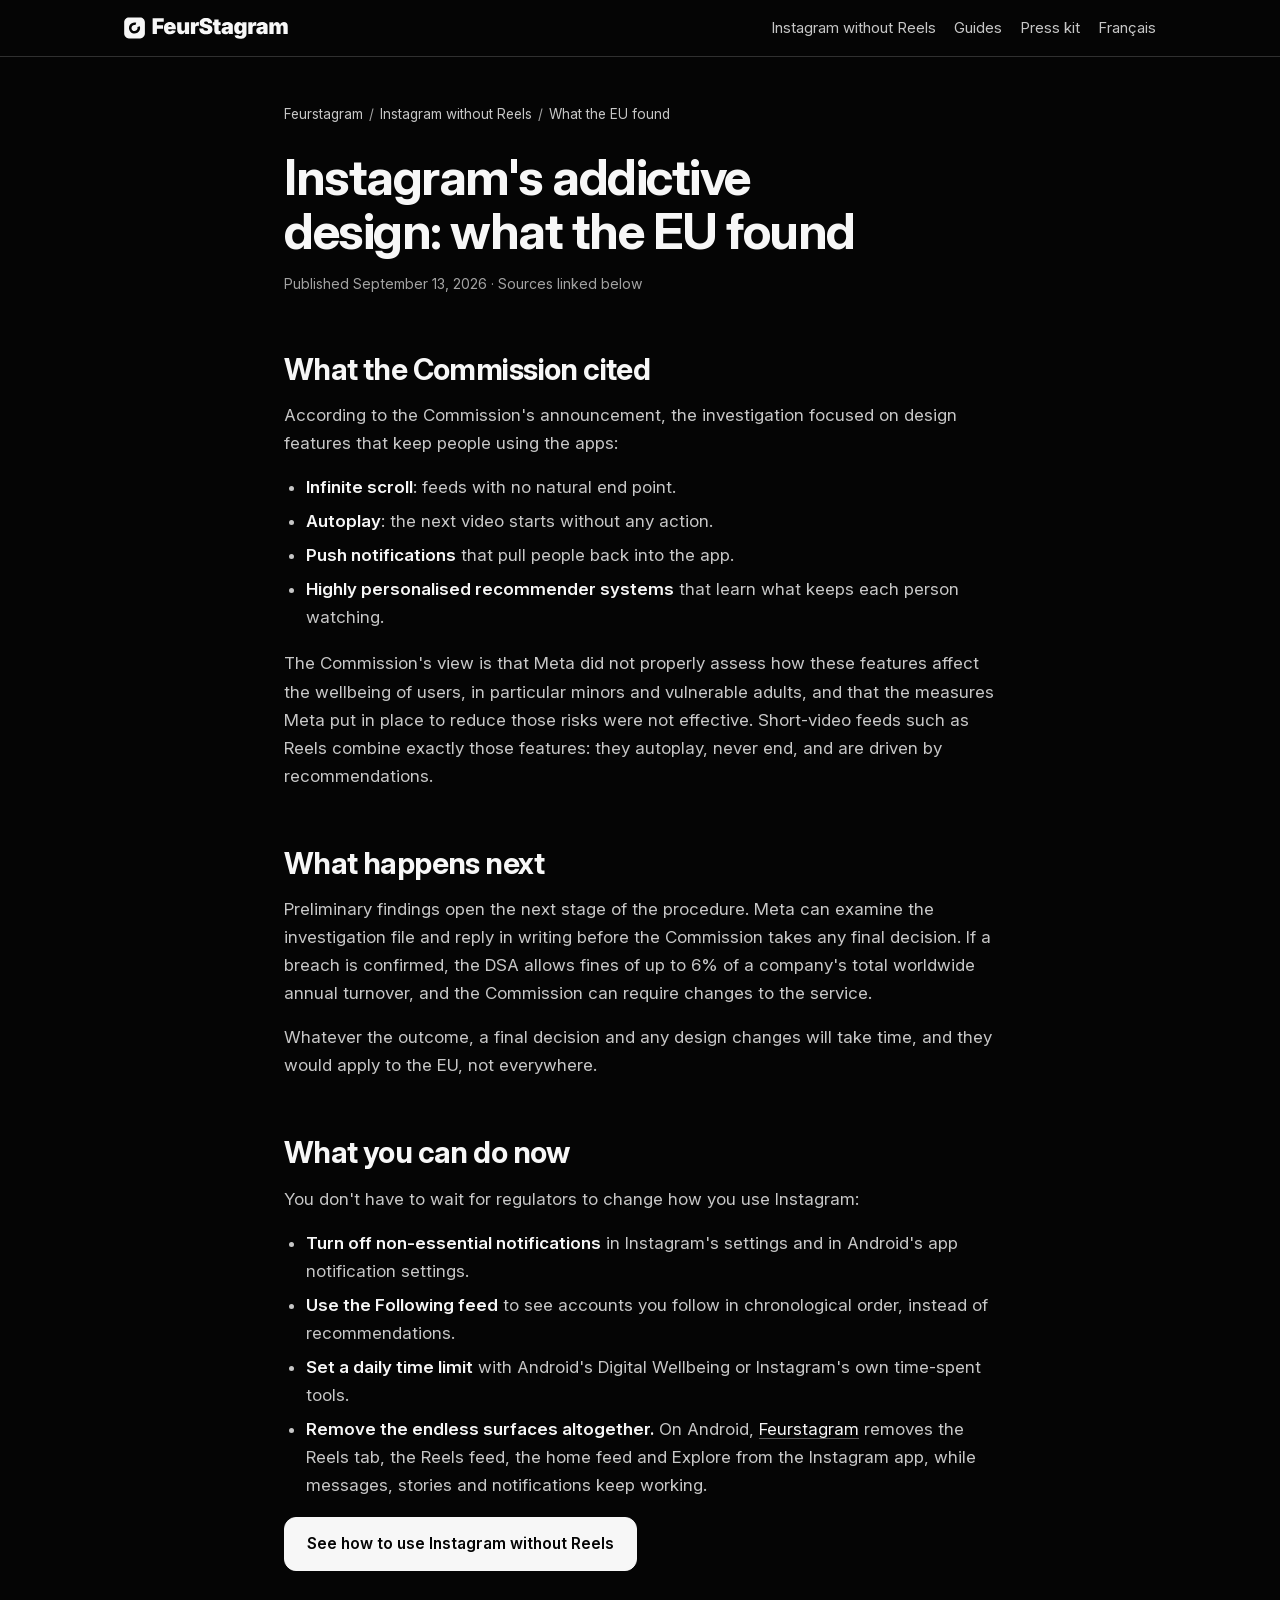
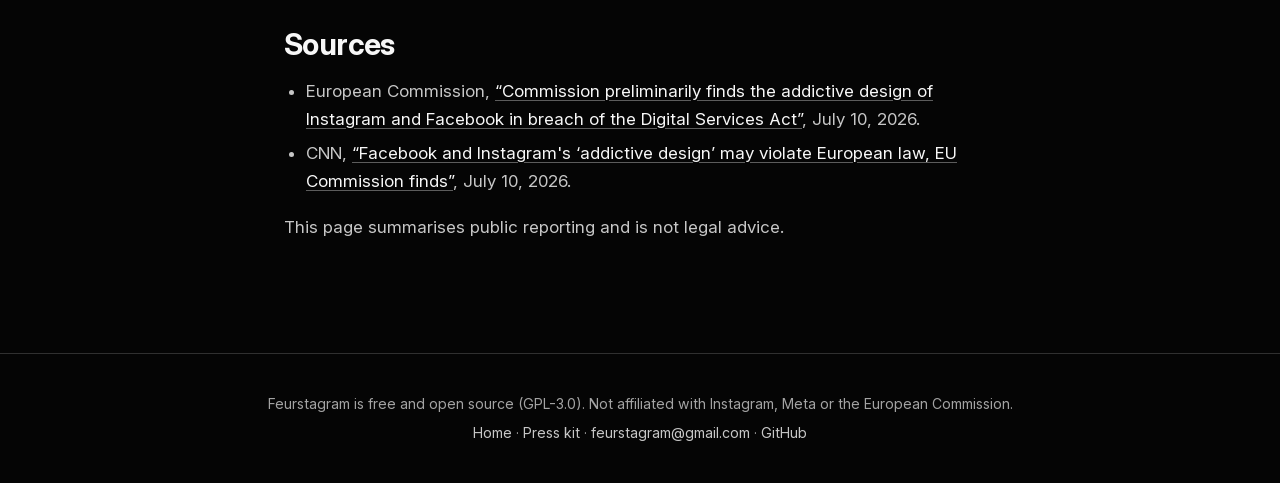
<file: docs/instagram-addictive-design-eu/index.html>
<!DOCTYPE html>
<html lang="en">
<head>
    <meta charset="UTF-8">
    <meta name="viewport" content="width=device-width, initial-scale=1.0">
    <title>Instagram's Addictive Design: What the EU Found (DSA, July 2026)</title>
    <meta name="description" content="In July 2026 the EU preliminarily found Instagram's addictive design in breach of the DSA. What it cited, what happens next, and what you can do now.">
    <meta name="robots" content="index, follow, max-image-preview:large">
    <link rel="canonical" href="https://jean-voila.github.io/FeurStagram/instagram-addictive-design-eu/">
    <meta property="og:type" content="article">
    <meta property="og:site_name" content="Feurstagram">
    <meta property="og:url" content="https://jean-voila.github.io/FeurStagram/instagram-addictive-design-eu/">
    <meta property="og:title" content="Instagram's addictive design: what the EU found">
    <meta property="og:description" content="Infinite scroll, autoplay, notifications and recommendations under the Digital Services Act.">
    <meta property="og:image" content="https://jean-voila.github.io/FeurStagram/assets/brand/open-graph.png">
    <meta property="og:image:type" content="image/png">
    <meta property="og:image:width" content="1200">
    <meta property="og:image:height" content="630">
    <meta property="og:image:alt" content="FeurStagram logo on a dark background">
    <meta name="twitter:card" content="summary_large_image">
    <link rel="icon" sizes="16x16 32x32 48x48" href="../assets/brand/favicon.ico">
    <link rel="icon" type="image/svg+xml" sizes="any" href="../assets/brand/favicon.svg">
    <link rel="apple-touch-icon" sizes="180x180" href="../assets/brand/apple-touch-icon.png">
    <link rel="stylesheet" href="../assets/brand/tokens.css">
    <link rel="stylesheet" href="../assets/site.css">
    <script type="application/ld+json">
    [{
        "@context": "https://schema.org",
        "@type": "Article",
        "headline": "Instagram's addictive design: what the EU found",
        "datePublished": "2026-09-13",
        "dateModified": "2026-09-13",
        "inLanguage": "en",
        "author": { "@type": "Person", "name": "jean-voila", "url": "https://github.com/jean-voila" },
        "publisher": { "@type": "Organization", "name": "Feurstagram", "logo": { "@type": "ImageObject", "url": "https://jean-voila.github.io/FeurStagram/assets/brand/app-icon-256.png" } },
        "mainEntityOfPage": "https://jean-voila.github.io/FeurStagram/instagram-addictive-design-eu/",
        "citation": [
            "https://digital-strategy.ec.europa.eu/en/news/commission-preliminarily-finds-addictive-design-instagram-and-facebook-breach-digital-services-act",
            "https://www.cnn.com/2026/07/10/tech/meta-eu-addictive-design"
        ]
    }, {
        "@context": "https://schema.org",
        "@type": "BreadcrumbList",
        "itemListElement": [
            { "@type": "ListItem", "position": 1, "name": "Feurstagram", "item": "https://jean-voila.github.io/FeurStagram/" },
            { "@type": "ListItem", "position": 2, "name": "Instagram without Reels", "item": "https://jean-voila.github.io/FeurStagram/instagram-without-reels/" },
            { "@type": "ListItem", "position": 3, "name": "What the EU found", "item": "https://jean-voila.github.io/FeurStagram/instagram-addictive-design-eu/" }
        ]
    }]
    </script>
</head>
<body>
    <header class="site-header">
        <div class="inner">
            <a class="brand" href="../"><img src="../assets/brand/horizontal-paper.svg" alt="FeurStagram" width="807" height="148"></a>
            <nav class="site-nav" aria-label="Main">
                <a href="../instagram-without-reels/">Instagram without Reels</a>
                <a href="../how-to-remove-reels-from-instagram-android/">Guides</a>
                <a href="../press/">Press kit</a>
                <a href="../fr/" hreflang="fr" lang="fr">Français</a>
            </nav>
        </div>
    </header>

    <main class="page">
        <nav class="breadcrumbs" aria-label="Breadcrumb">
            <ol><li><a href="../">Feurstagram</a></li><li><a href="../instagram-without-reels/">Instagram without Reels</a></li><li>What the EU found</li></ol>
        </nav>

        <h1>Instagram's addictive design: what the EU found</h1>
        <p class="meta">Published September 13, 2026 · Sources linked below</p>

        <h2>What the Commission cited</h2>
        <p>According to the Commission's announcement, the investigation focused on design features that keep people using the apps:</p>
        <ul>
            <li><strong>Infinite scroll</strong>: feeds with no natural end point.</li>
            <li><strong>Autoplay</strong>: the next video starts without any action.</li>
            <li><strong>Push notifications</strong> that pull people back into the app.</li>
            <li><strong>Highly personalised recommender systems</strong> that learn what keeps each person watching.</li>
        </ul>
        <p>The Commission's view is that Meta did not properly assess how these features affect the wellbeing of users, in particular minors and vulnerable adults, and that the measures Meta put in place to reduce those risks were not effective. Short-video feeds such as Reels combine exactly those features: they autoplay, never end, and are driven by recommendations.</p>

        <h2>What happens next</h2>
        <p>Preliminary findings open the next stage of the procedure. Meta can examine the investigation file and reply in writing before the Commission takes any final decision. If a breach is confirmed, the DSA allows fines of up to 6% of a company's total worldwide annual turnover, and the Commission can require changes to the service.</p>
        <p>Whatever the outcome, a final decision and any design changes will take time, and they would apply to the EU, not everywhere.</p>

        <h2>What you can do now</h2>
        <p>You don't have to wait for regulators to change how you use Instagram:</p>
        <ul>
            <li><strong>Turn off non-essential notifications</strong> in Instagram's settings and in Android's app notification settings.</li>
            <li><strong>Use the Following feed</strong> to see accounts you follow in chronological order, instead of recommendations.</li>
            <li><strong>Set a daily time limit</strong> with Android's Digital Wellbeing or Instagram's own time-spent tools.</li>
            <li><strong>Remove the endless surfaces altogether.</strong> On Android, <a href="../instagram-without-reels/">Feurstagram</a> removes the Reels tab, the Reels feed, the home feed and Explore from the Instagram app, while messages, stories and notifications keep working.</li>
        </ul>
        <div class="cta">
            <a class="btn btn-primary" href="../instagram-without-reels/">See how to use Instagram without Reels</a>
        </div>

        <h2>Sources</h2>
        <ul>
            <li>European Commission, <a href="https://digital-strategy.ec.europa.eu/en/news/commission-preliminarily-finds-addictive-design-instagram-and-facebook-breach-digital-services-act">“Commission preliminarily finds the addictive design of Instagram and Facebook in breach of the Digital Services Act”</a>, July 10, 2026.</li>
            <li>CNN, <a href="https://www.cnn.com/2026/07/10/tech/meta-eu-addictive-design">“Facebook and Instagram's ‘addictive design’ may violate European law, EU Commission finds”</a>, July 10, 2026.</li>
        </ul>
        <p>This page summarises public reporting and is not legal advice.</p>
    </main>

    <footer class="site-footer">
        <p>Feurstagram is free and open source (GPL-3.0). Not affiliated with Instagram, Meta or the European Commission.</p>
        <p><a href="../">Home</a> · <a href="../press/">Press kit</a> · <a href="mailto:feurstagram@gmail.com">feurstagram@gmail.com</a> · <a href="https://github.com/jean-voila/FeurStagram">GitHub</a></p>
    </footer>
    <script src="../assets/site.js" defer></script>
</body>
</html>
</file>
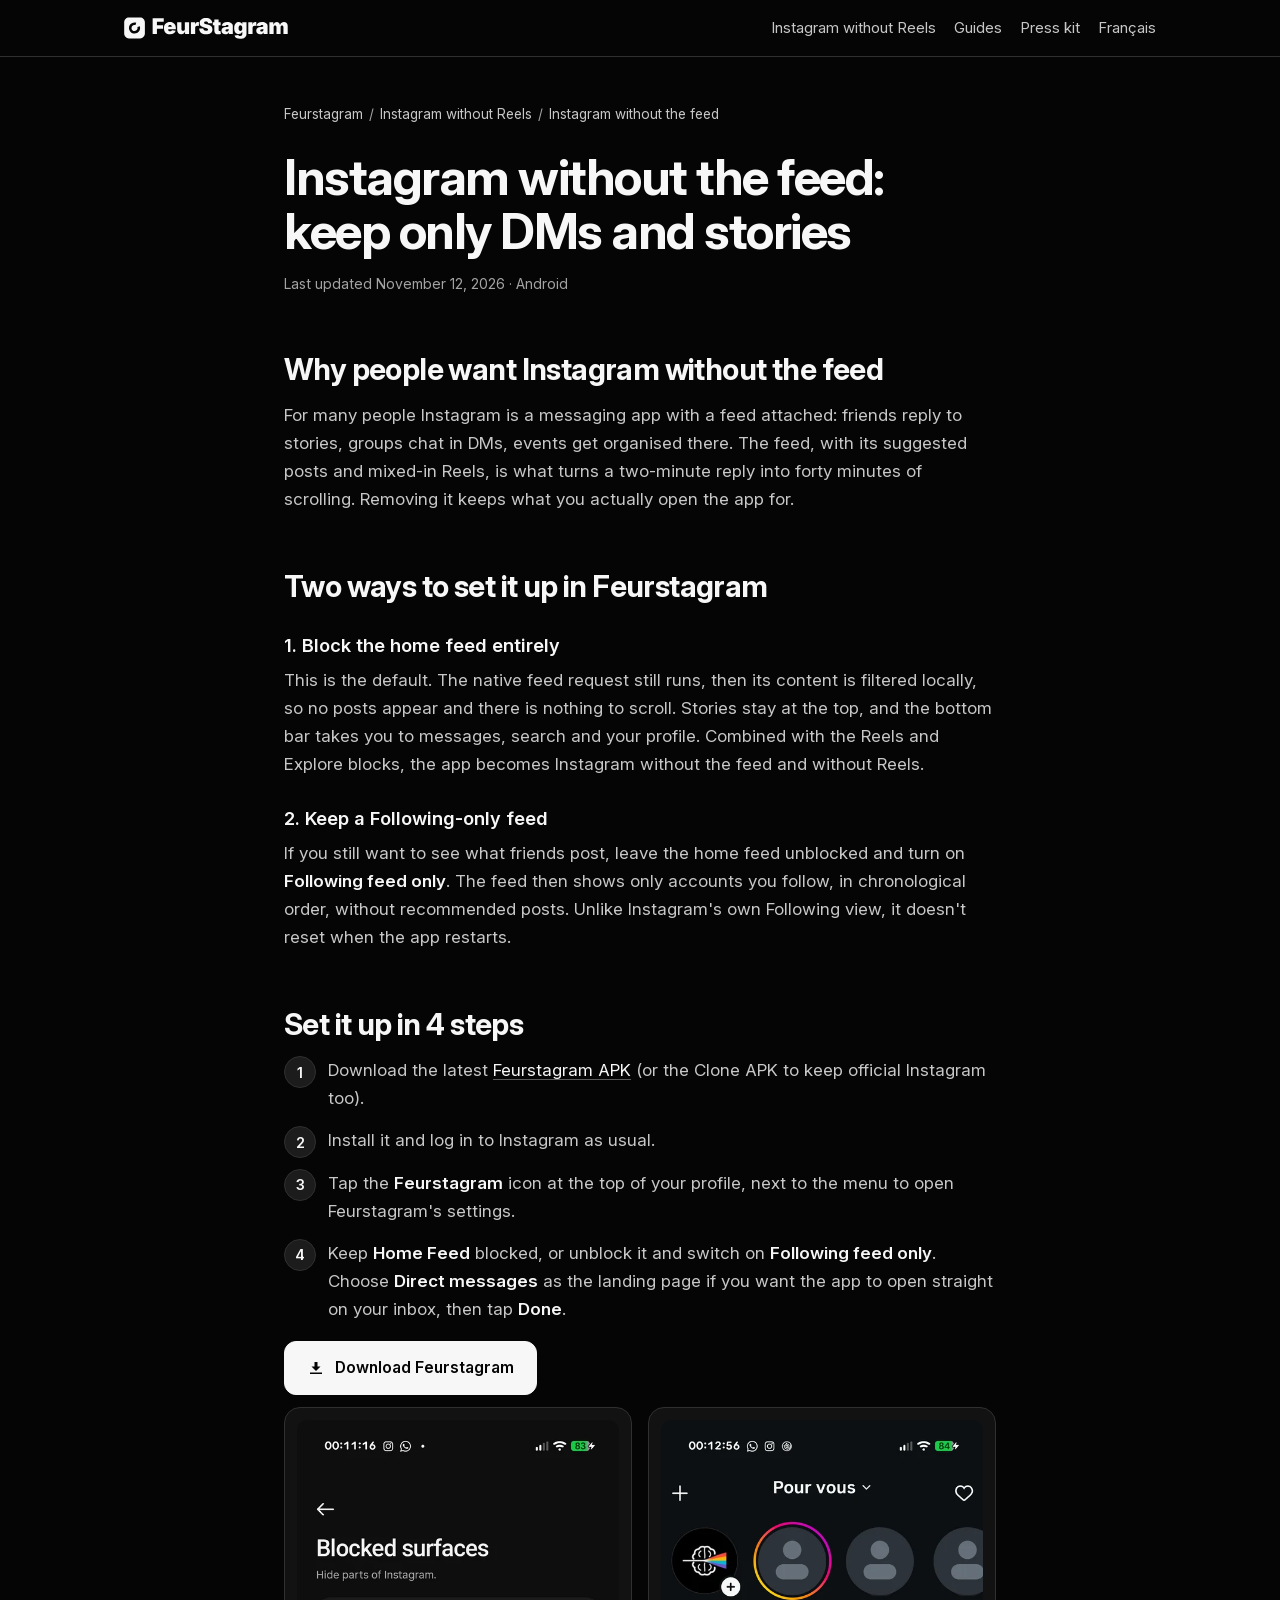
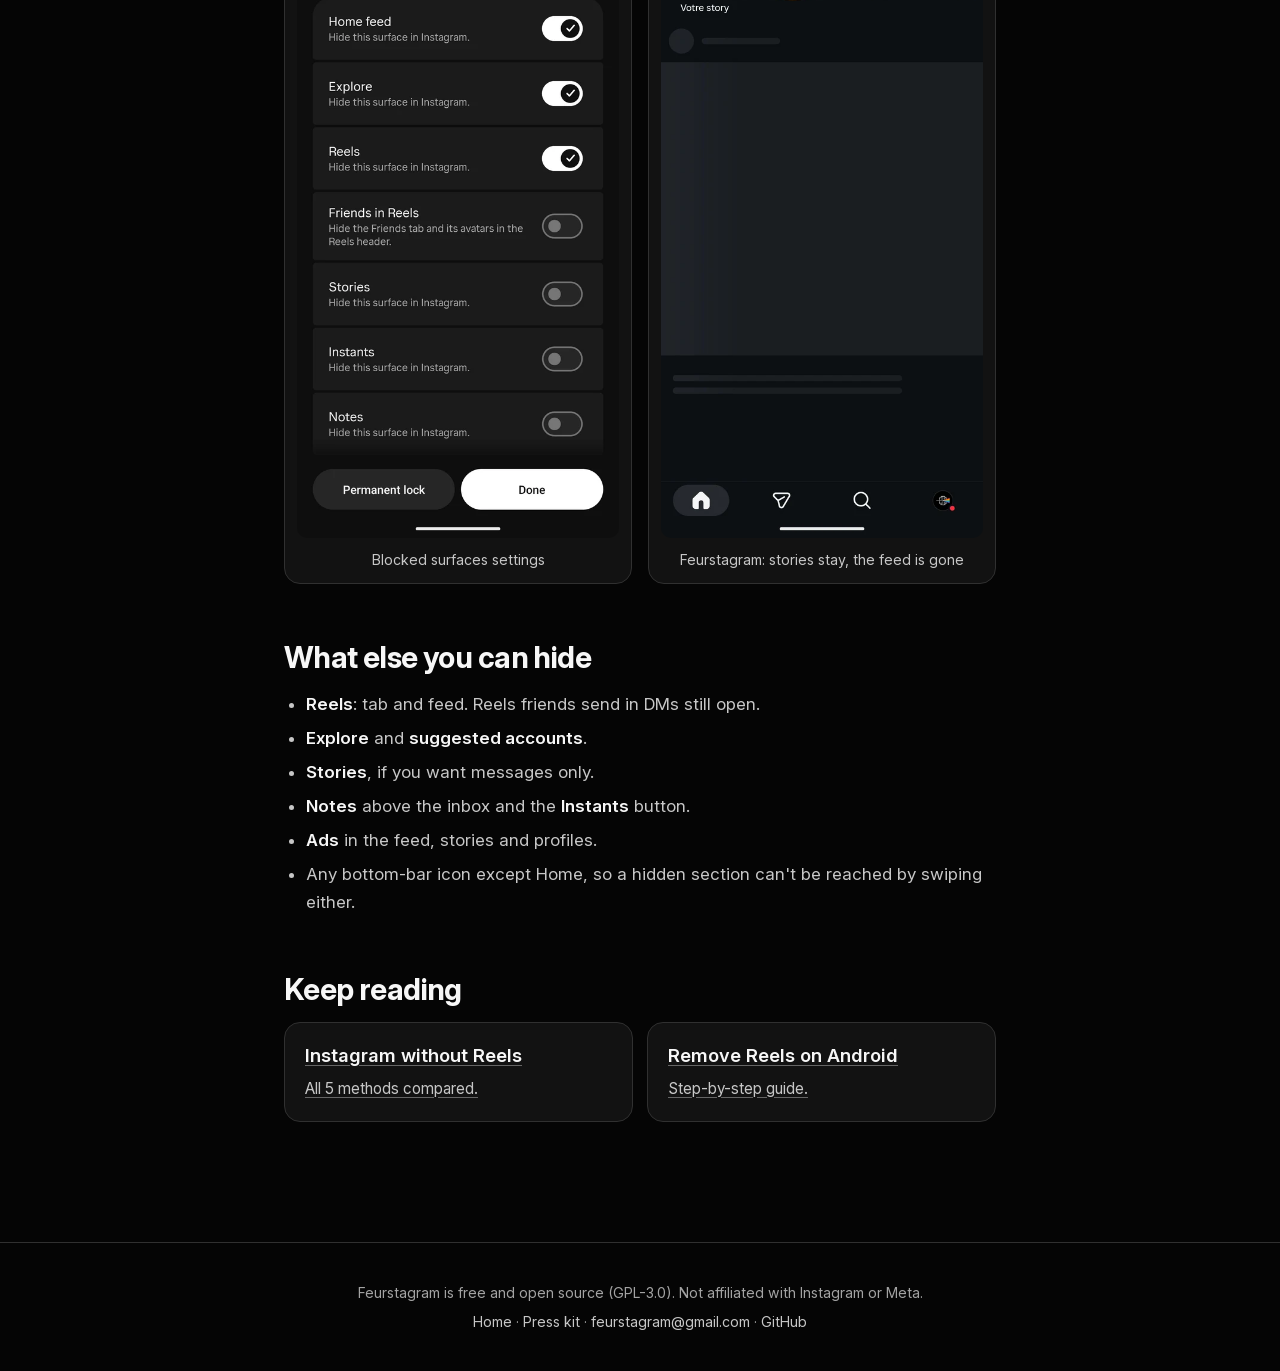
<file: docs/instagram-without-feed/index.html>
<!DOCTYPE html>
<html lang="en">
<head>
    <meta charset="UTF-8">
    <meta name="viewport" content="width=device-width, initial-scale=1.0">
    <title>Instagram Without the Feed: Keep Only DMs and Stories (Android)</title>
    <meta name="description" content="Use Instagram only for messages and stories: block the home feed, Reels and Explore on Android, or limit the feed to people you follow. Free and open source.">
    <meta name="robots" content="index, follow, max-image-preview:large">
    <link rel="canonical" href="https://jean-voila.github.io/FeurStagram/instagram-without-feed/">
    <link rel="alternate" hreflang="en" href="https://jean-voila.github.io/FeurStagram/instagram-without-feed/">
    <link rel="alternate" hreflang="fr" href="https://jean-voila.github.io/FeurStagram/fr/instagram-sans-fil-actualite/">
    <link rel="alternate" hreflang="x-default" href="https://jean-voila.github.io/FeurStagram/instagram-without-feed/">
    <meta property="og:type" content="article">
    <meta property="og:site_name" content="Feurstagram">
    <meta property="og:url" content="https://jean-voila.github.io/FeurStagram/instagram-without-feed/">
    <meta property="og:title" content="Instagram without the feed">
    <meta property="og:description" content="Keep DMs and stories, drop the endless feed, Reels and Explore.">
    <meta property="og:image" content="https://jean-voila.github.io/FeurStagram/assets/brand/open-graph.png">
    <meta property="og:image:type" content="image/png">
    <meta property="og:image:width" content="1200">
    <meta property="og:image:height" content="630">
    <meta property="og:image:alt" content="FeurStagram logo on a dark background">
    <meta name="twitter:card" content="summary_large_image">
    <link rel="icon" sizes="16x16 32x32 48x48" href="../assets/brand/favicon.ico">
    <link rel="icon" type="image/svg+xml" sizes="any" href="../assets/brand/favicon.svg">
    <link rel="apple-touch-icon" sizes="180x180" href="../assets/brand/apple-touch-icon.png">
    <link rel="stylesheet" href="../assets/brand/tokens.css">
    <link rel="stylesheet" href="../assets/site.css">
    <script type="application/ld+json">
    [{
        "@context": "https://schema.org",
        "@type": "Article",
        "headline": "Instagram without the feed: keep only DMs and stories",
        "datePublished": "2026-09-13",
        "dateModified": "2026-11-15",
        "inLanguage": "en",
        "image": "https://jean-voila.github.io/FeurStagram/assets/img/after.png",
        "author": { "@type": "Person", "name": "jean-voila", "url": "https://github.com/jean-voila" },
        "publisher": { "@type": "Organization", "name": "Feurstagram", "logo": { "@type": "ImageObject", "url": "https://jean-voila.github.io/FeurStagram/assets/brand/app-icon-256.png" } },
        "mainEntityOfPage": "https://jean-voila.github.io/FeurStagram/instagram-without-feed/"
    }, {
        "@context": "https://schema.org",
        "@type": "BreadcrumbList",
        "itemListElement": [
            { "@type": "ListItem", "position": 1, "name": "Feurstagram", "item": "https://jean-voila.github.io/FeurStagram/" },
            { "@type": "ListItem", "position": 2, "name": "Instagram without Reels", "item": "https://jean-voila.github.io/FeurStagram/instagram-without-reels/" },
            { "@type": "ListItem", "position": 3, "name": "Instagram without the feed", "item": "https://jean-voila.github.io/FeurStagram/instagram-without-feed/" }
        ]
    }]
    </script>
</head>
<body>
    <header class="site-header">
        <div class="inner">
            <a class="brand" href="../"><img src="../assets/brand/horizontal-paper.svg" alt="FeurStagram" width="807" height="148"></a>
            <nav class="site-nav" aria-label="Main">
                <a href="../instagram-without-reels/">Instagram without Reels</a>
                <a href="../how-to-remove-reels-from-instagram-android/">Guides</a>
                <a href="../press/">Press kit</a>
                <a href="../fr/instagram-sans-fil-actualite/" hreflang="fr" lang="fr">Français</a>
            </nav>
        </div>
    </header>

    <main class="page">
        <nav class="breadcrumbs" aria-label="Breadcrumb">
            <ol><li><a href="../">Feurstagram</a></li><li><a href="../instagram-without-reels/">Instagram without Reels</a></li><li>Instagram without the feed</li></ol>
        </nav>

        <h1>Instagram without the feed: keep only DMs and stories</h1>
        <p class="meta">Last updated November 12, 2026 · Android</p>

        <h2>Why people want Instagram without the feed</h2>
        <p>For many people Instagram is a messaging app with a feed attached: friends reply to stories, groups chat in DMs, events get organised there. The feed, with its suggested posts and mixed-in Reels, is what turns a two-minute reply into forty minutes of scrolling. Removing it keeps what you actually open the app for.</p>

        <h2>Two ways to set it up in Feurstagram</h2>
        <h3>1. Block the home feed entirely</h3>
        <p>This is the default. The native feed request still runs, then its content is filtered locally, so no posts appear and there is nothing to scroll. Stories stay at the top, and the bottom bar takes you to messages, search and your profile. Combined with the Reels and Explore blocks, the app becomes Instagram without the feed and without Reels.</p>
        <h3>2. Keep a Following-only feed</h3>
        <p>If you still want to see what friends post, leave the home feed unblocked and turn on <strong>Following feed only</strong>. The feed then shows only accounts you follow, in chronological order, without recommended posts. Unlike Instagram's own Following view, it doesn't reset when the app restarts.</p>

        <h2>Set it up in 4 steps</h2>
        <ol class="steps">
            <li>Download the latest <a href="https://github.com/jean-voila/FeurStagram/releases/latest" data-apk="standard">Feurstagram APK</a> (or the Clone APK to keep official Instagram too).</li>
            <li>Install it and log in to Instagram as usual.</li>
            <li>Tap the <strong>Feurstagram</strong> icon at the top of your profile, next to the menu to open Feurstagram's settings.</li>
            <li>Keep <strong>Home Feed</strong> blocked, or unblock it and switch on <strong>Following feed only</strong>. Choose <strong>Direct messages</strong> as the landing page if you want the app to open straight on your inbox, then tap <strong>Done</strong>.</li>
        </ol>
        <div class="cta">
            <a class="btn btn-primary" href="https://github.com/jean-voila/FeurStagram/releases/latest" data-apk="standard">
                <svg viewBox="0 0 24 24" fill="currentColor" aria-hidden="true"><path d="M12 16l-6-6h4V4h4v6h4l-6 6zm-8 2h16v2H4v-2z"/></svg>
                Download Feurstagram
            </a>
        </div>
        <p class="downloads-line" data-downloads-wrap hidden><span data-total-downloads></span> downloads on GitHub</p>

        <div class="compare-shots">
            <figure>
                <img src="../assets/img/blocked-surfaces-540.webp" width="540" height="1205" alt="FeurStagram settings with Home feed, Explore and Reels blocking enabled" loading="lazy" decoding="async">
                <figcaption>Blocked surfaces settings</figcaption>
            </figure>
            <figure>
                <img src="../assets/img/after-540.webp" width="540" height="1205" alt="Instagram without the feed: Feurstagram home screen with stories and no posts" loading="lazy" decoding="async">
                <figcaption>Feurstagram: stories stay, the feed is gone</figcaption>
            </figure>
        </div>

        <h2>What else you can hide</h2>
        <ul>
            <li><strong>Reels</strong>: tab and feed. Reels friends send in DMs still open.</li>
            <li><strong>Explore</strong> and <strong>suggested accounts</strong>.</li>
            <li><strong>Stories</strong>, if you want messages only.</li>
            <li><strong>Notes</strong> above the inbox and the <strong>Instants</strong> button.</li>
            <li><strong>Ads</strong> in the feed, stories and profiles.</li>
            <li>Any bottom-bar icon except Home, so a hidden section can't be reached by swiping either.</li>
        </ul>

        <section class="related" aria-labelledby="related-title">
            <h2 id="related-title">Keep reading</h2>
            <div class="cards">
                <a class="card" href="../instagram-without-reels/"><h3>Instagram without Reels</h3><p>All 5 methods compared.</p></a>
                <a class="card" href="../how-to-remove-reels-from-instagram-android/"><h3>Remove Reels on Android</h3><p>Step-by-step guide.</p></a>
            </div>
        </section>
    </main>

    <footer class="site-footer">
        <p>Feurstagram is free and open source (GPL-3.0). Not affiliated with Instagram or Meta.</p>
        <p><a href="../">Home</a> · <a href="../press/">Press kit</a> · <a href="mailto:feurstagram@gmail.com">feurstagram@gmail.com</a> · <a href="https://github.com/jean-voila/FeurStagram">GitHub</a></p>
    </footer>
    <script src="../assets/site.js" defer></script>
</body>
</html>
</file>
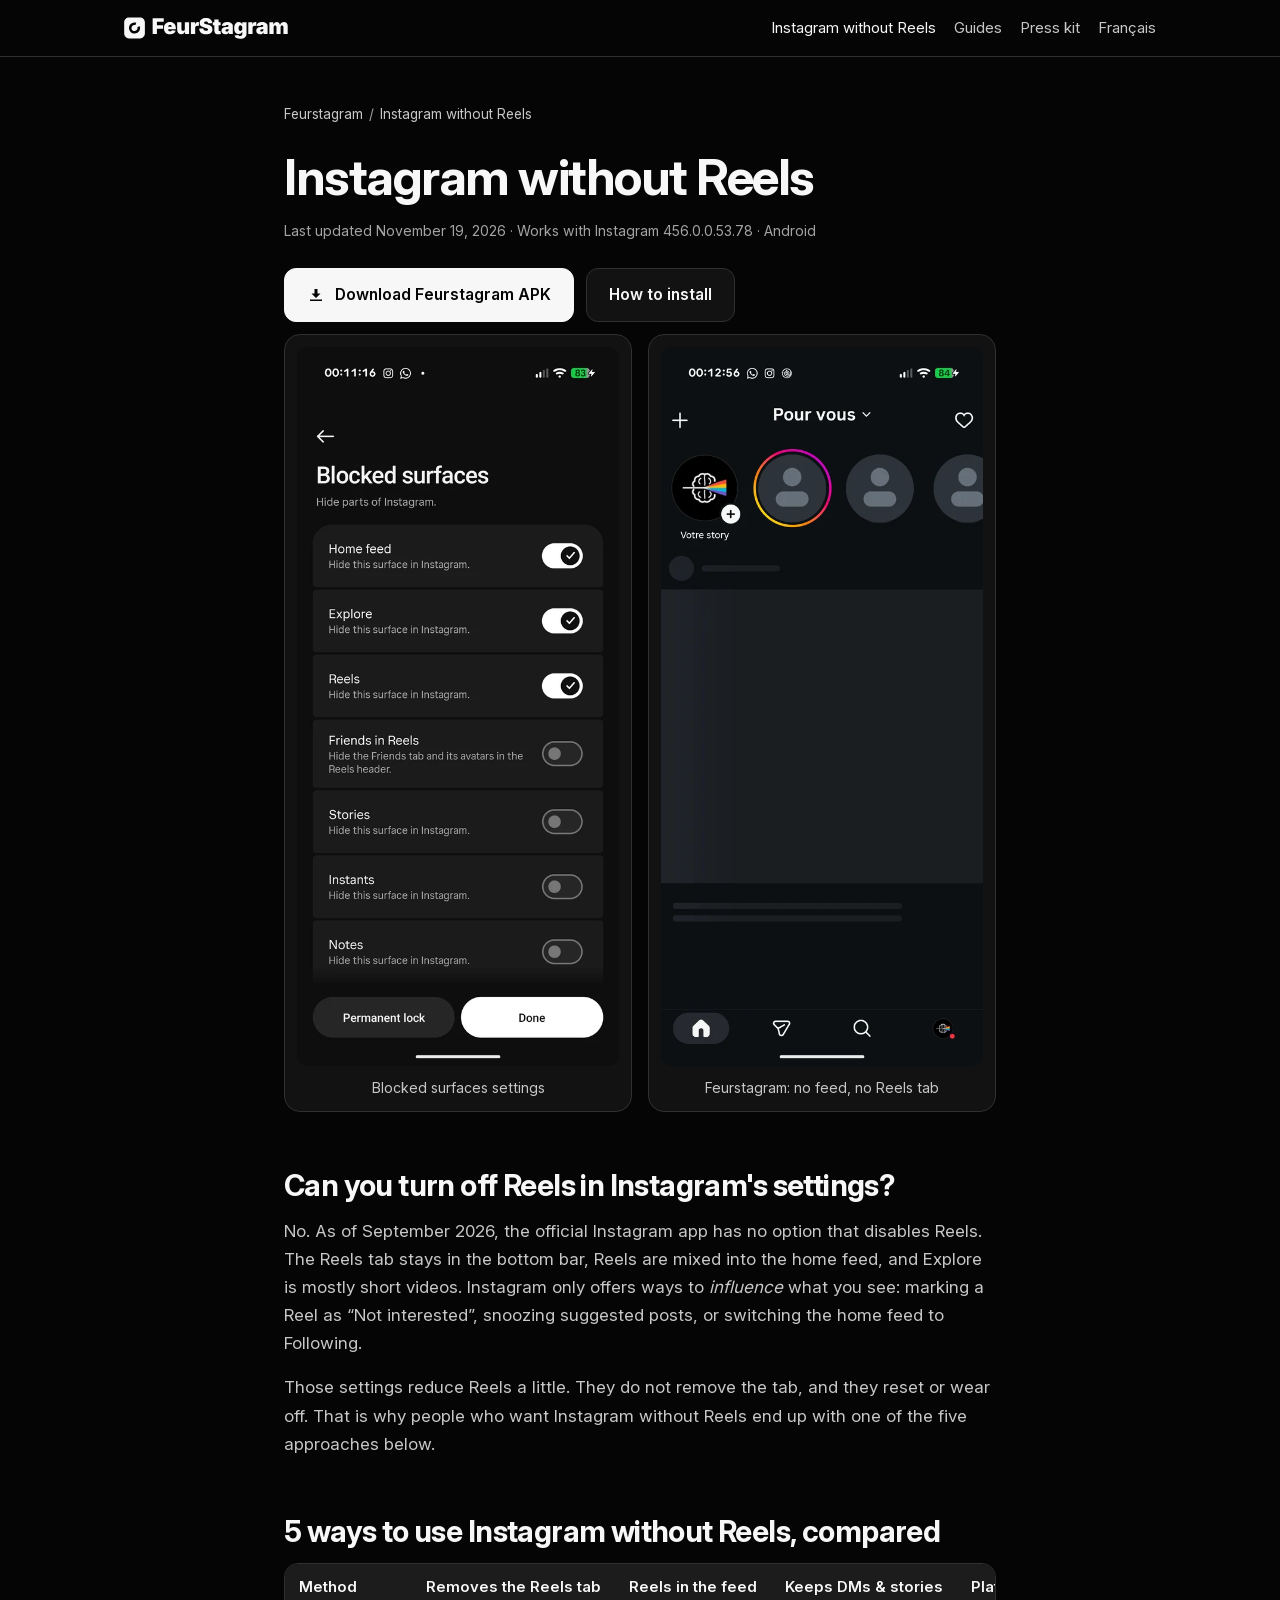
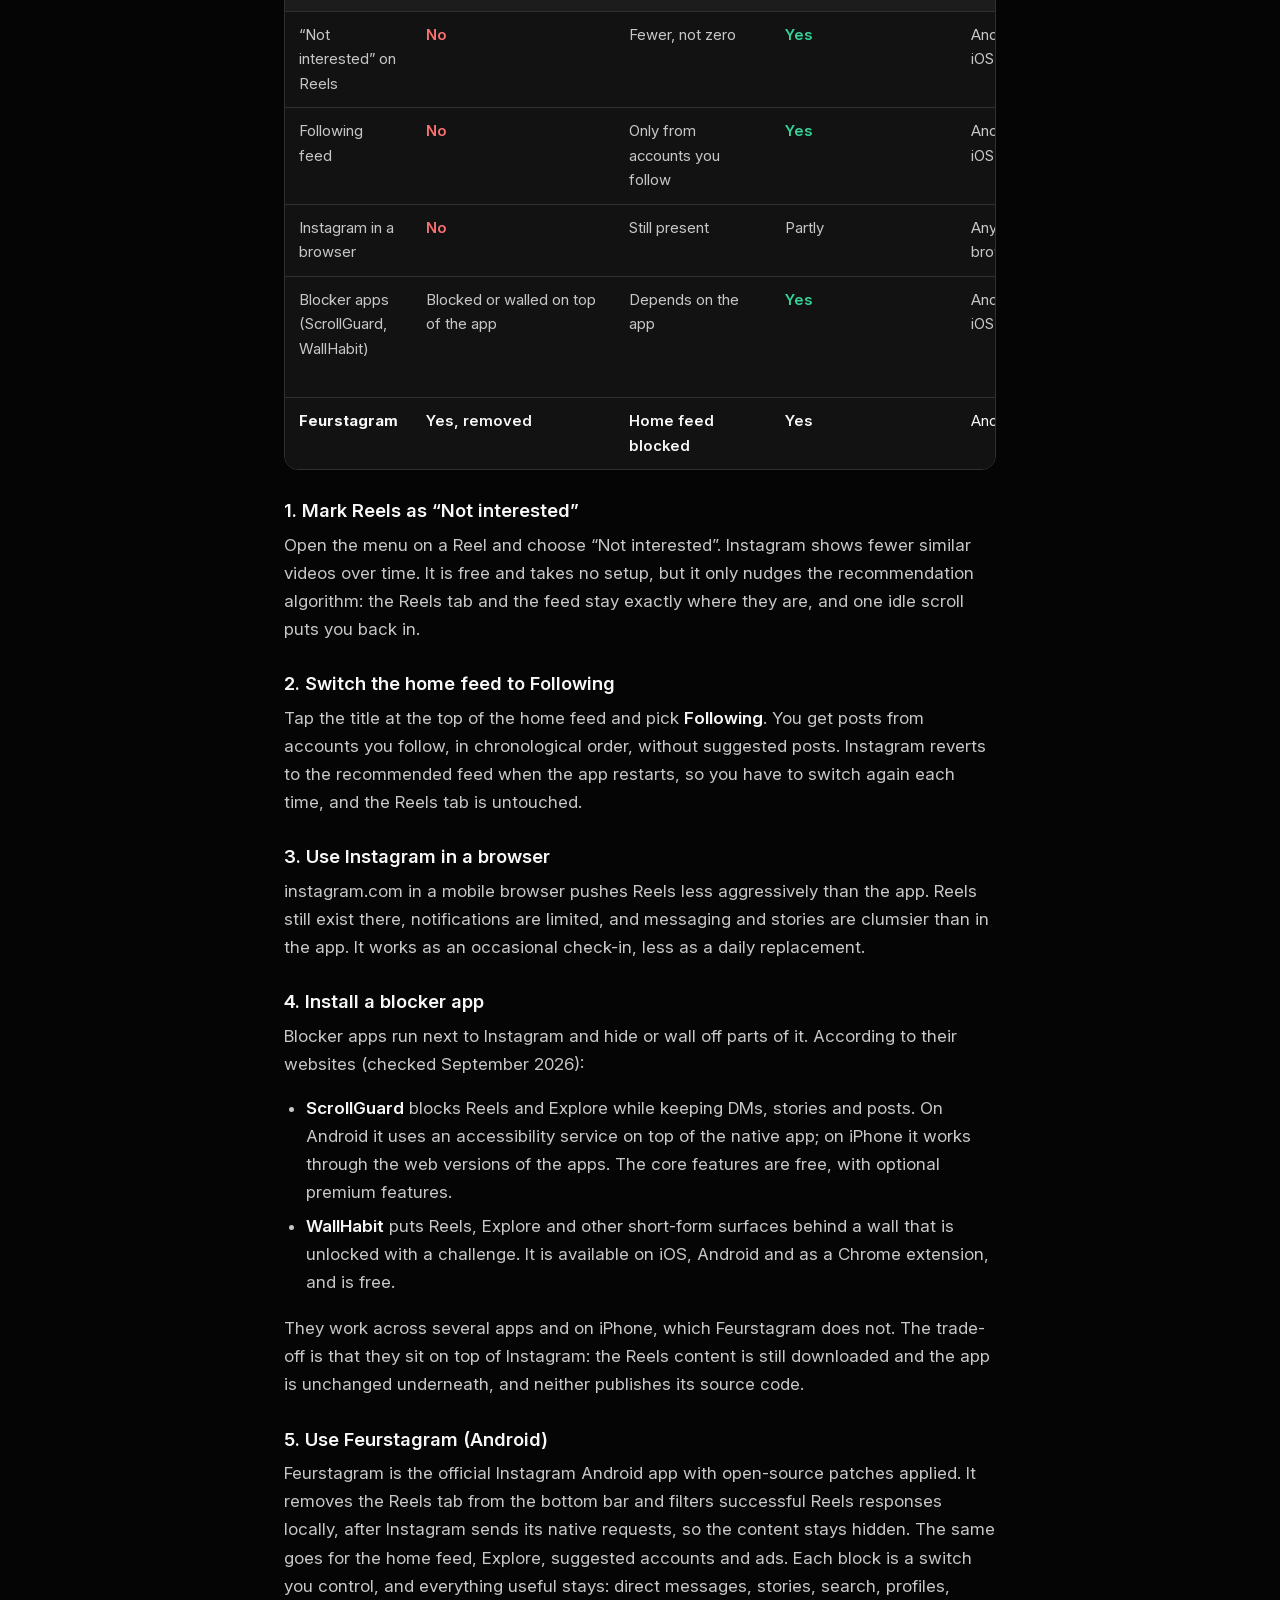
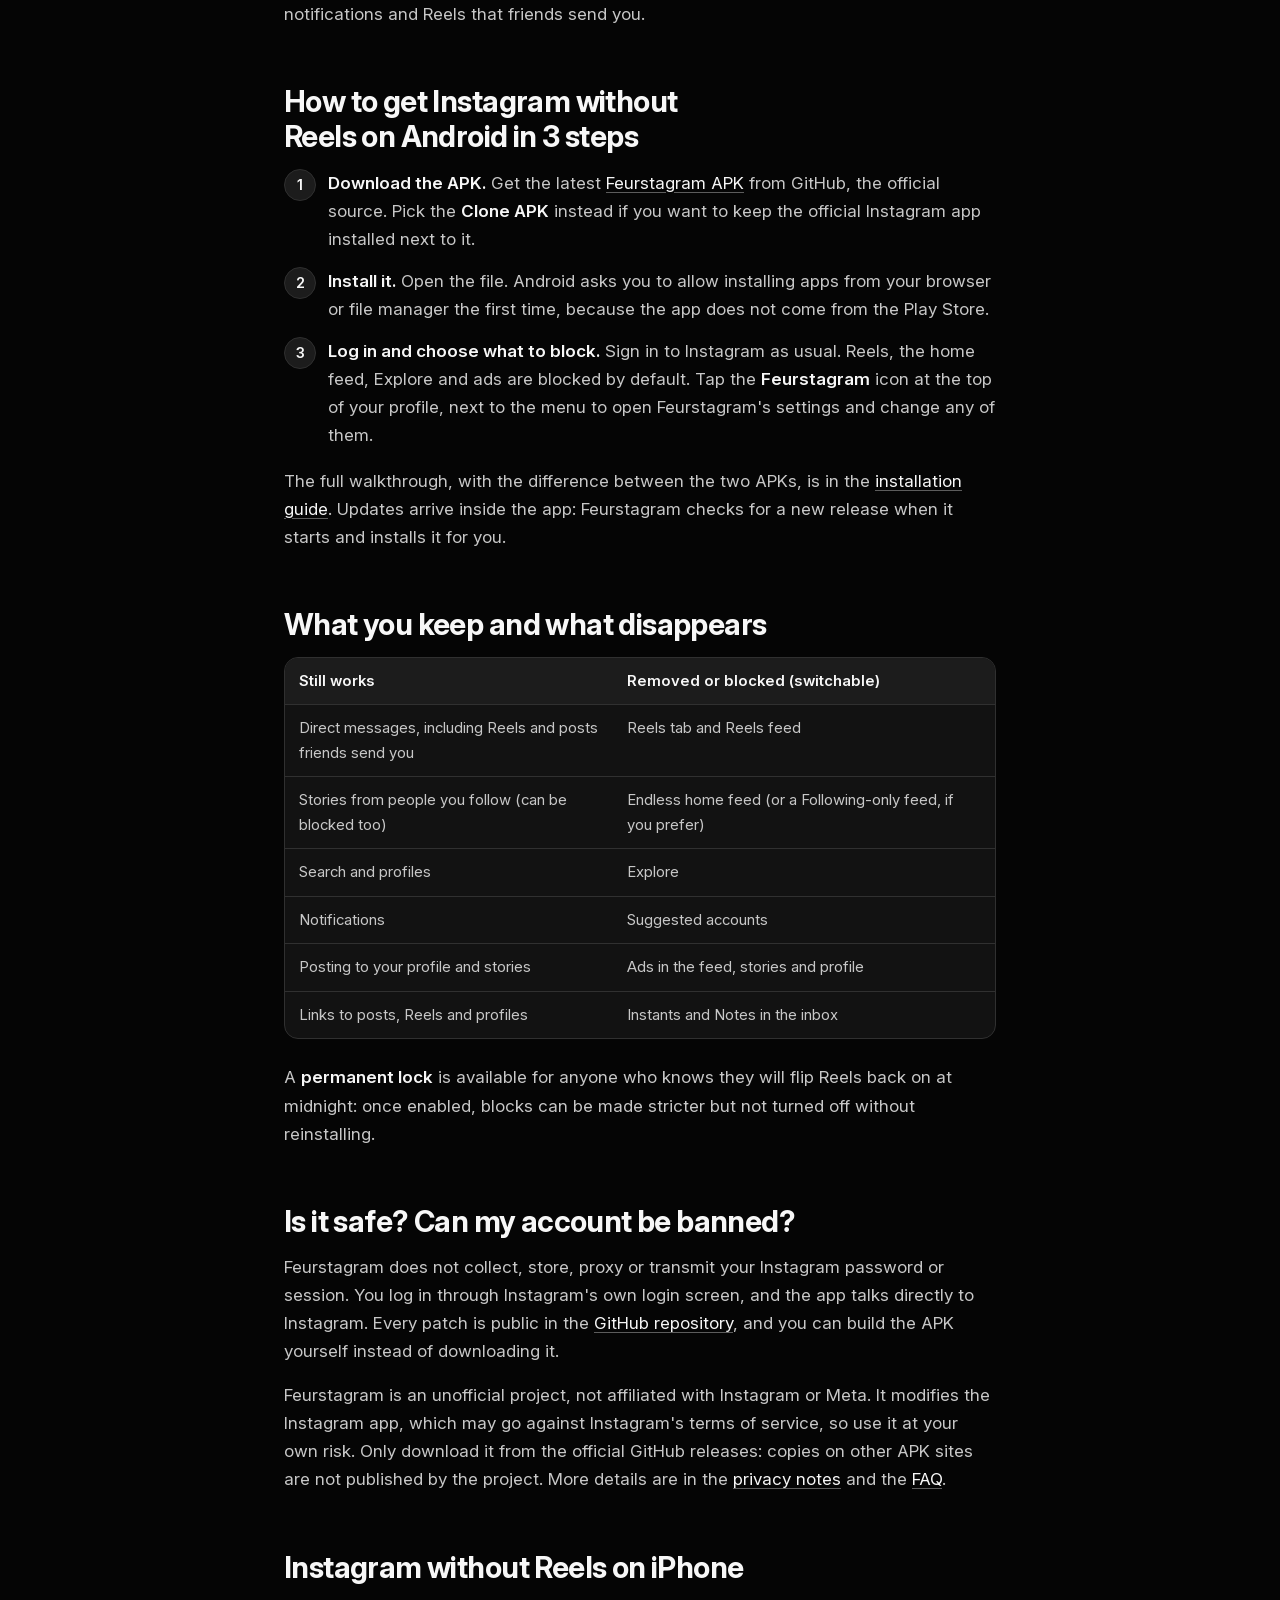
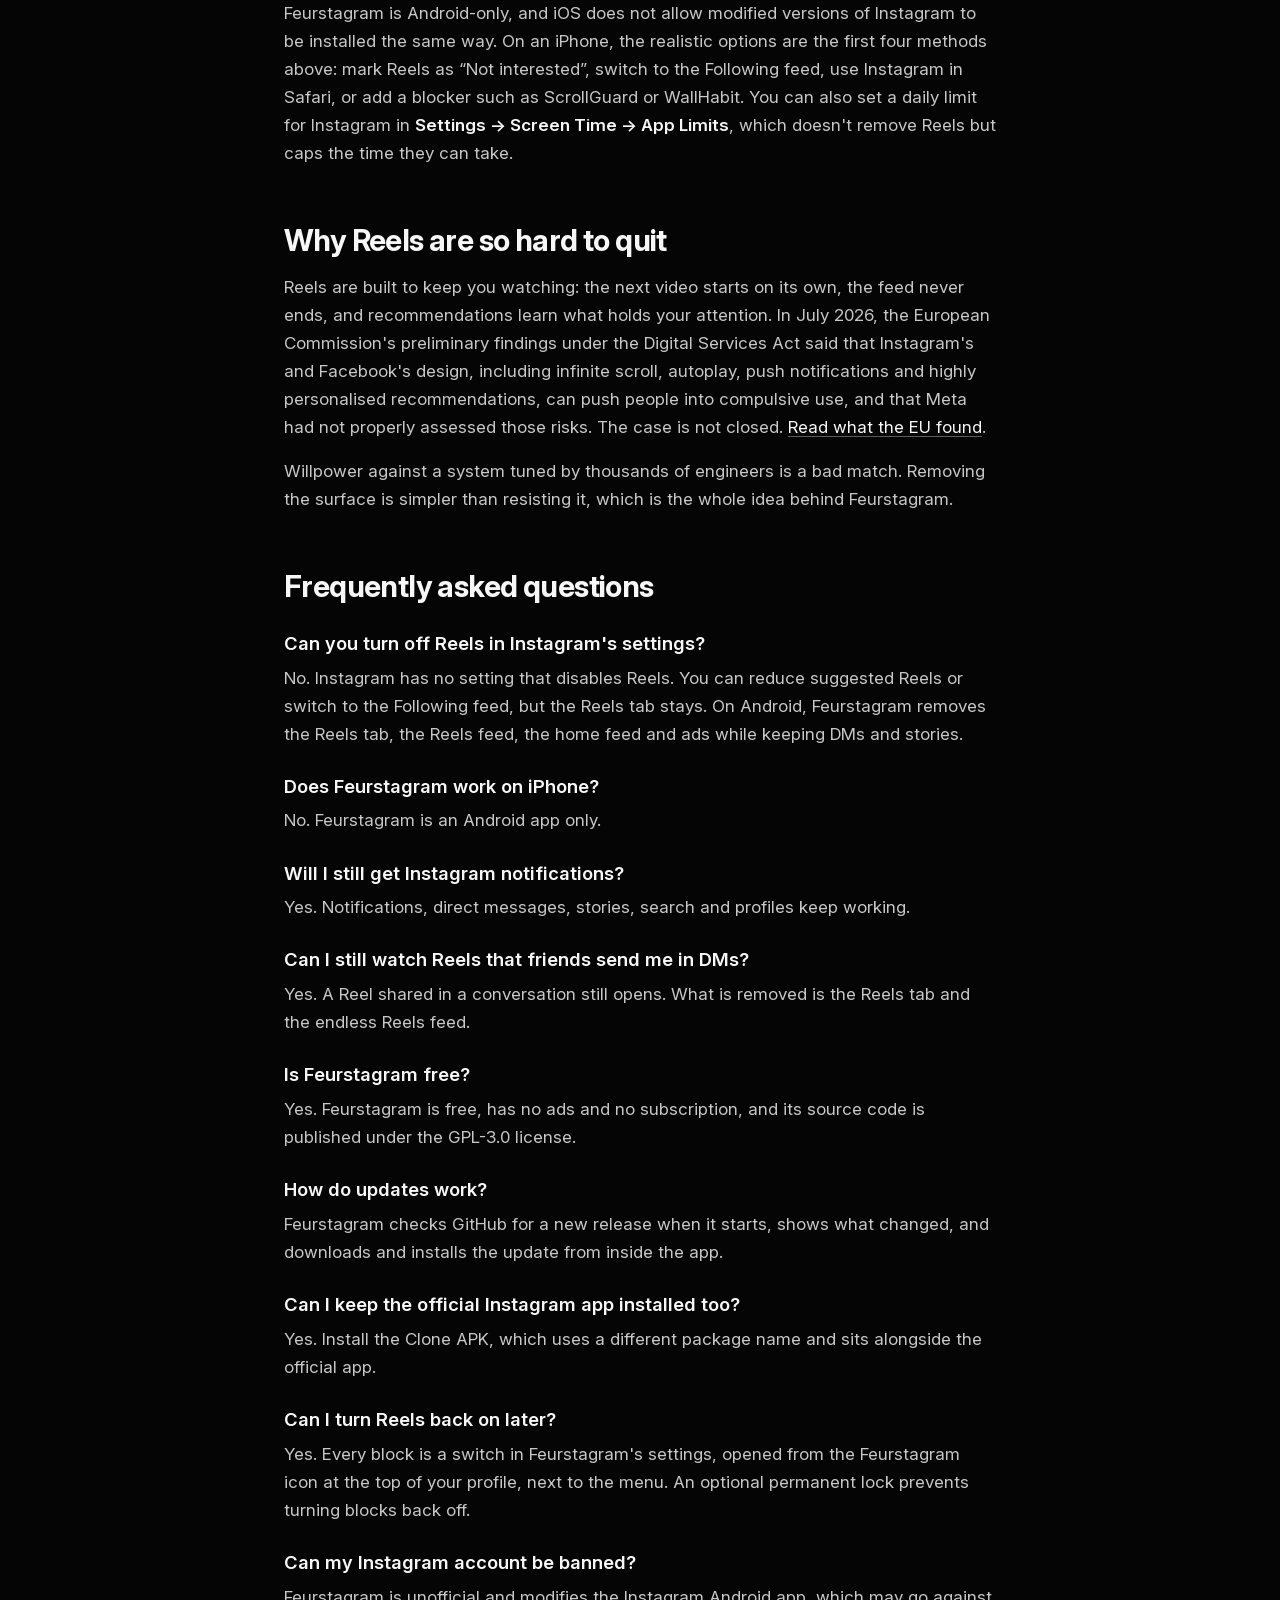
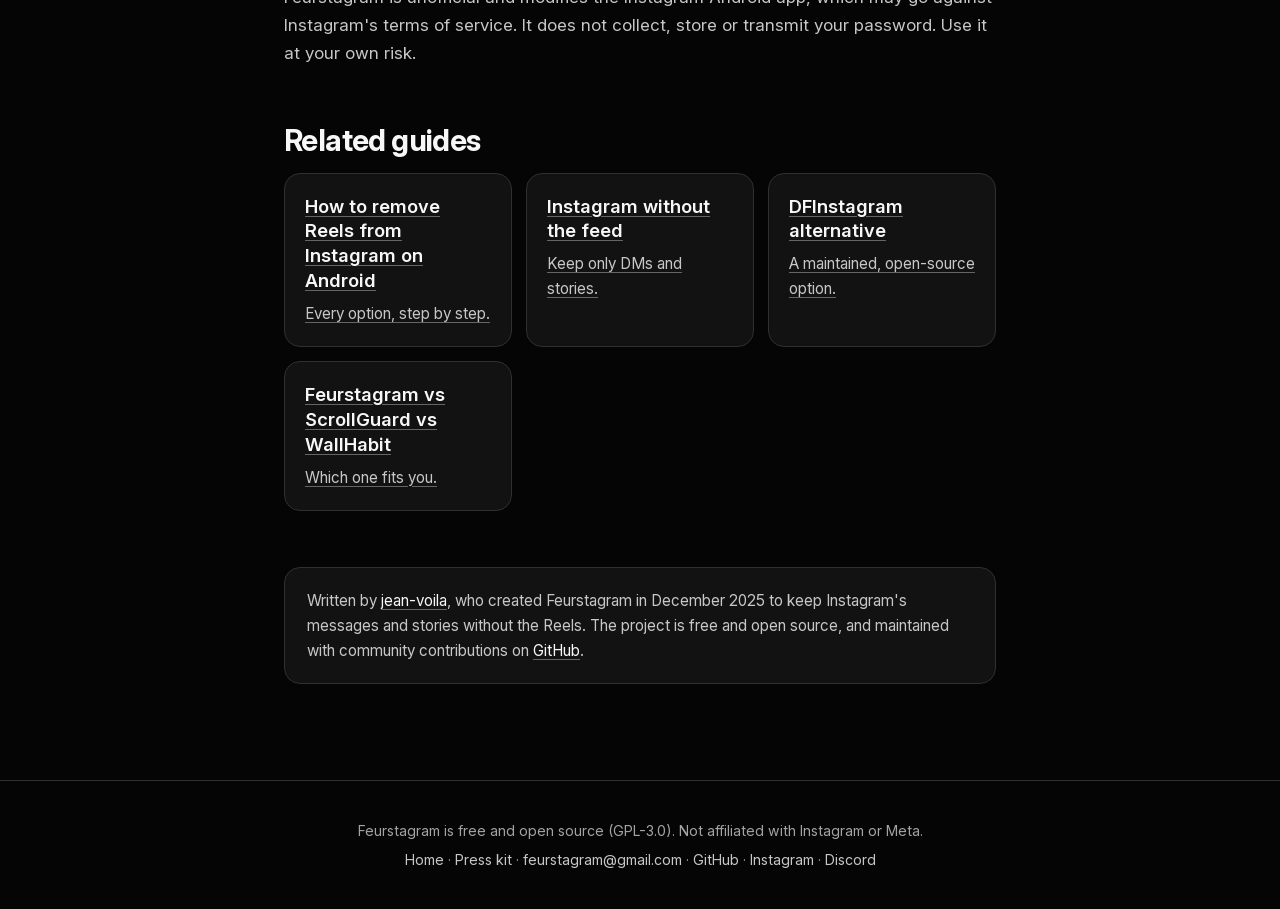
<file: docs/instagram-without-reels/index.html>
<!DOCTYPE html>
<html lang="en">
<head>
    <meta charset="UTF-8">
    <meta name="viewport" content="width=device-width, initial-scale=1.0">
    <title>Instagram Without Reels on Android: Free &amp; Open Source (2026)</title>
    <meta name="description" content="Instagram has no setting to turn off Reels. Compare 5 ways to hide them, then remove Reels, the feed and ads for free on Android while keeping DMs and stories.">
    <meta name="robots" content="index, follow, max-image-preview:large">
    <link rel="canonical" href="https://jean-voila.github.io/FeurStagram/instagram-without-reels/">
    <link rel="alternate" hreflang="en" href="https://jean-voila.github.io/FeurStagram/instagram-without-reels/">
    <link rel="alternate" hreflang="fr" href="https://jean-voila.github.io/FeurStagram/fr/instagram-sans-reels/">
    <link rel="alternate" hreflang="x-default" href="https://jean-voila.github.io/FeurStagram/instagram-without-reels/">

    <meta property="og:type" content="article">
    <meta property="og:site_name" content="Feurstagram">
    <meta property="og:url" content="https://jean-voila.github.io/FeurStagram/instagram-without-reels/">
    <meta property="og:title" content="Instagram without Reels on Android">
    <meta property="og:description" content="No Reels tab, no feed, no ads. DMs and stories still work. Free and open source.">
    <meta property="og:image" content="https://jean-voila.github.io/FeurStagram/assets/brand/open-graph.png">
    <meta property="og:image:type" content="image/png">
    <meta property="og:image:width" content="1200">
    <meta property="og:image:height" content="630">
    <meta property="og:image:alt" content="FeurStagram logo on a dark background">
    <meta property="og:locale" content="en_US">
    <meta property="og:locale:alternate" content="fr_FR">
    <meta property="article:modified_time" content="2026-09-13">
    <meta name="twitter:card" content="summary_large_image">
    <meta name="twitter:title" content="Instagram without Reels on Android">
    <meta name="twitter:description" content="No Reels tab, no feed, no ads. DMs and stories still work. Free and open source.">
    <meta name="twitter:image" content="https://jean-voila.github.io/FeurStagram/assets/brand/open-graph.png">
    <meta name="twitter:image:alt" content="FeurStagram logo on a dark background">

    <link rel="icon" sizes="16x16 32x32 48x48" href="../assets/brand/favicon.ico">
    <link rel="icon" type="image/svg+xml" sizes="any" href="../assets/brand/favicon.svg">
    <link rel="apple-touch-icon" sizes="180x180" href="../assets/brand/apple-touch-icon.png">
    <link rel="preload" as="image" href="../assets/img/after-540.webp" type="image/webp">
    <link rel="stylesheet" href="../assets/brand/tokens.css">
    <link rel="stylesheet" href="../assets/site.css">

    <script type="application/ld+json">
    [{
        "@context": "https://schema.org",
        "@type": "Article",
        "headline": "Instagram without Reels on Android: free and open source",
        "description": "Instagram has no setting to turn off Reels. Five ways to hide them, compared, and how to remove Reels, the feed and ads on Android while keeping DMs and stories.",
        "image": "https://jean-voila.github.io/FeurStagram/assets/img/after.png",
        "datePublished": "2026-09-13",
        "dateModified": "2026-11-19",
        "inLanguage": "en",
        "author": { "@type": "Person", "name": "jean-voila", "url": "https://github.com/jean-voila" },
        "publisher": { "@type": "Organization", "name": "Feurstagram", "logo": { "@type": "ImageObject", "url": "https://jean-voila.github.io/FeurStagram/assets/brand/app-icon-256.png" } },
        "mainEntityOfPage": "https://jean-voila.github.io/FeurStagram/instagram-without-reels/"
    }, {
        "@context": "https://schema.org",
        "@type": "SoftwareApplication",
        "name": "Feurstagram",
        "alternateName": "Instagram without Reels",
        "operatingSystem": "Android",
        "applicationCategory": "LifestyleApplication",
        "description": "Free, open-source patch for the official Instagram Android app that removes Reels, the home feed, Explore, ads while keeping DMs, stories, search and notifications.",
        "license": "https://www.gnu.org/licenses/gpl-3.0.html",
        "isAccessibleForFree": true,
        "offers": { "@type": "Offer", "price": "0", "priceCurrency": "USD" },
        "downloadUrl": "https://github.com/jean-voila/FeurStagram/releases/latest",
        "screenshot": "https://jean-voila.github.io/FeurStagram/assets/img/after.png",
        "author": { "@type": "Person", "name": "jean-voila", "url": "https://github.com/jean-voila" },
        "sameAs": ["https://github.com/jean-voila/FeurStagram", "https://www.instagram.com/feurstagram_off/"]
    }, {
        "@context": "https://schema.org",
        "@type": "BreadcrumbList",
        "itemListElement": [
            { "@type": "ListItem", "position": 1, "name": "Feurstagram", "item": "https://jean-voila.github.io/FeurStagram/" },
            { "@type": "ListItem", "position": 2, "name": "Instagram without Reels", "item": "https://jean-voila.github.io/FeurStagram/instagram-without-reels/" }
        ]
    }, {
        "@context": "https://schema.org",
        "@type": "FAQPage",
        "mainEntity": [
            { "@type": "Question", "name": "Can you turn off Reels in Instagram's settings?", "acceptedAnswer": { "@type": "Answer", "text": "No. Instagram has no setting that disables Reels. You can reduce suggested Reels or switch to the Following feed, but the Reels tab stays. On Android, Feurstagram removes the Reels tab, the Reels feed, the home feed and ads while keeping DMs and stories." } },
            { "@type": "Question", "name": "Does Feurstagram work on iPhone?", "acceptedAnswer": { "@type": "Answer", "text": "No. Feurstagram is an Android app only." } },
            { "@type": "Question", "name": "Will I still get Instagram notifications?", "acceptedAnswer": { "@type": "Answer", "text": "Yes. Notifications, direct messages, stories, search and profiles keep working." } },
            { "@type": "Question", "name": "Can I still watch Reels that friends send me in DMs?", "acceptedAnswer": { "@type": "Answer", "text": "Yes. A Reel shared in a conversation still opens. What is removed is the Reels tab and the endless Reels feed." } },
            { "@type": "Question", "name": "Is Feurstagram free?", "acceptedAnswer": { "@type": "Answer", "text": "Yes. Feurstagram is free, has no ads and no subscription, and its source code is published under the GPL-3.0 license." } },
            { "@type": "Question", "name": "How do updates work?", "acceptedAnswer": { "@type": "Answer", "text": "Feurstagram checks GitHub for a new release when it starts, shows what changed, and downloads and installs the update from inside the app." } },
            { "@type": "Question", "name": "Can I keep the official Instagram app installed too?", "acceptedAnswer": { "@type": "Answer", "text": "Yes. Install the Clone APK, which uses a different package name and sits alongside the official app." } },
            { "@type": "Question", "name": "Can I turn Reels back on later?", "acceptedAnswer": { "@type": "Answer", "text": "Yes. Every block is a switch in Feurstagram's settings, opened from the Feurstagram icon at the top of your profile, next to the menu. An optional permanent lock prevents turning blocks back off." } },
            { "@type": "Question", "name": "Can my Instagram account be banned?", "acceptedAnswer": { "@type": "Answer", "text": "Feurstagram is unofficial and modifies the Instagram Android app, which may go against Instagram's terms of service. It does not collect, store or transmit your password. Use it at your own risk." } }
        ]
    }]
    </script>
</head>
<body>
    <header class="site-header">
        <div class="inner">
            <a class="brand" href="../"><img src="../assets/brand/horizontal-paper.svg" alt="FeurStagram" width="807" height="148"></a>
            <nav class="site-nav" aria-label="Main">
                <a href="../instagram-without-reels/" aria-current="page">Instagram without Reels</a>
                <a href="../how-to-remove-reels-from-instagram-android/">Guides</a>
                <a href="../press/">Press kit</a>
                <a href="../fr/instagram-sans-reels/" hreflang="fr" lang="fr">Français</a>
            </nav>
        </div>
    </header>

    <main class="page">
        <nav class="breadcrumbs" aria-label="Breadcrumb">
            <ol><li><a href="../">Feurstagram</a></li><li>Instagram without Reels</li></ol>
        </nav>

        <h1>Instagram without Reels</h1>
        <p class="meta">Last updated November 19, 2026 · Works with Instagram 456.0.0.53.78 · Android</p>

        <div class="cta">
            <a class="btn btn-primary" href="https://github.com/jean-voila/FeurStagram/releases/latest" data-apk="standard">
                <svg viewBox="0 0 24 24" fill="currentColor" aria-hidden="true"><path d="M12 16l-6-6h4V4h4v6h4l-6 6zm-8 2h16v2H4v-2z"/></svg>
                Download Feurstagram APK
            </a>
            <a class="btn" href="#install">How to install</a>
        </div>
        <p class="downloads-line" data-downloads-wrap hidden><span data-total-downloads></span> downloads on GitHub</p>

        <div class="compare-shots">
            <figure>
                <img src="../assets/img/blocked-surfaces-540.webp" width="540" height="1205" alt="FeurStagram settings with Home feed, Explore and Reels blocking enabled" loading="lazy" decoding="async">
                <figcaption>Blocked surfaces settings</figcaption>
            </figure>
            <figure>
                <img src="../assets/img/after-540.webp" width="540" height="1205" alt="Instagram without Reels: Feurstagram home screen with an empty feed and no Reels tab in the bottom bar" decoding="async">
                <figcaption>Feurstagram: no feed, no Reels tab</figcaption>
            </figure>
        </div>

        <h2 id="settings">Can you turn off Reels in Instagram's settings?</h2>
        <p>No. As of September 2026, the official Instagram app has no option that disables Reels. The Reels tab stays in the bottom bar, Reels are mixed into the home feed, and Explore is mostly short videos. Instagram only offers ways to <em>influence</em> what you see: marking a Reel as “Not interested”, snoozing suggested posts, or switching the home feed to Following.</p>
        <p>Those settings reduce Reels a little. They do not remove the tab, and they reset or wear off. That is why people who want Instagram without Reels end up with one of the five approaches below.</p>

        <h2 id="methods">5 ways to use Instagram without Reels, compared</h2>
        <div class="table-wrap">
            <table>
                <thead>
                    <tr><th>Method</th><th>Removes the Reels tab</th><th>Reels in the feed</th><th>Keeps DMs &amp; stories</th><th>Platforms</th><th>Price</th><th>Open source</th></tr>
                </thead>
                <tbody>
                    <tr><td>“Not interested” on Reels</td><td class="no">No</td><td>Fewer, not zero</td><td class="yes">Yes</td><td>Android, iOS</td><td>Free</td><td>Built into Instagram</td></tr>
                    <tr><td>Following feed</td><td class="no">No</td><td>Only from accounts you follow</td><td class="yes">Yes</td><td>Android, iOS</td><td>Free</td><td>Built into Instagram</td></tr>
                    <tr><td>Instagram in a browser</td><td class="no">No</td><td>Still present</td><td>Partly</td><td>Any browser</td><td>Free</td><td>Built into Instagram</td></tr>
                    <tr><td>Blocker apps (ScrollGuard, WallHabit)</td><td>Blocked or walled on top of the app</td><td>Depends on the app</td><td class="yes">Yes</td><td>Android, iOS</td><td>Free, some paid options</td><td class="no">No</td></tr>
                    <tr class="highlight"><td><strong>Feurstagram</strong></td><td class="yes">Yes, removed</td><td class="yes">Home feed blocked</td><td class="yes">Yes</td><td>Android</td><td>Free</td><td class="yes">Yes (GPL-3.0)</td></tr>
                </tbody>
            </table>
        </div>

        <h3>1. Mark Reels as “Not interested”</h3>
        <p>Open the menu on a Reel and choose “Not interested”. Instagram shows fewer similar videos over time. It is free and takes no setup, but it only nudges the recommendation algorithm: the Reels tab and the feed stay exactly where they are, and one idle scroll puts you back in.</p>

        <h3>2. Switch the home feed to Following</h3>
        <p>Tap the title at the top of the home feed and pick <strong>Following</strong>. You get posts from accounts you follow, in chronological order, without suggested posts. Instagram reverts to the recommended feed when the app restarts, so you have to switch again each time, and the Reels tab is untouched.</p>

        <h3>3. Use Instagram in a browser</h3>
        <p>instagram.com in a mobile browser pushes Reels less aggressively than the app. Reels still exist there, notifications are limited, and messaging and stories are clumsier than in the app. It works as an occasional check-in, less as a daily replacement.</p>

        <h3>4. Install a blocker app</h3>
        <p>Blocker apps run next to Instagram and hide or wall off parts of it. According to their websites (checked September 2026):</p>
        <ul>
            <li><strong>ScrollGuard</strong> blocks Reels and Explore while keeping DMs, stories and posts. On Android it uses an accessibility service on top of the native app; on iPhone it works through the web versions of the apps. The core features are free, with optional premium features.</li>
            <li><strong>WallHabit</strong> puts Reels, Explore and other short-form surfaces behind a wall that is unlocked with a challenge. It is available on iOS, Android and as a Chrome extension, and is free.</li>
        </ul>
        <p>They work across several apps and on iPhone, which Feurstagram does not. The trade-off is that they sit on top of Instagram: the Reels content is still downloaded and the app is unchanged underneath, and neither publishes its source code.</p>

        <h3>5. Use Feurstagram (Android)</h3>
        <p>Feurstagram is the official Instagram Android app with open-source patches applied. It removes the Reels tab from the bottom bar and filters successful Reels responses locally, after Instagram sends its native requests, so the content stays hidden. The same goes for the home feed, Explore, suggested accounts and ads. Each block is a switch you control, and everything useful stays: direct messages, stories, search, profiles, notifications and Reels that friends send you.</p>

        <h2 id="install">How to get Instagram without Reels on Android in 3 steps</h2>
        <ol class="steps">
            <li><strong>Download the APK.</strong> Get the latest <a href="https://github.com/jean-voila/FeurStagram/releases/latest" data-apk="standard">Feurstagram APK</a> from GitHub, the official source. Pick the <strong>Clone APK</strong> instead if you want to keep the official Instagram app installed next to it.</li>
            <li><strong>Install it.</strong> Open the file. Android asks you to allow installing apps from your browser or file manager the first time, because the app does not come from the Play Store.</li>
            <li><strong>Log in and choose what to block.</strong> Sign in to Instagram as usual. Reels, the home feed, Explore and ads are blocked by default. Tap the <strong>Feurstagram</strong> icon at the top of your profile, next to the menu to open Feurstagram's settings and change any of them.</li>
        </ol>
        <p>The full walkthrough, with the difference between the two APKs, is in the <a href="https://github.com/jean-voila/FeurStagram/blob/main/docs/INSTALL.md">installation guide</a>. Updates arrive inside the app: Feurstagram checks for a new release when it starts and installs it for you.</p>

        <h2 id="what-changes">What you keep and what disappears</h2>
        <div class="table-wrap">
            <table>
                <thead><tr><th>Still works</th><th>Removed or blocked (switchable)</th></tr></thead>
                <tbody>
                    <tr><td>Direct messages, including Reels and posts friends send you</td><td>Reels tab and Reels feed</td></tr>
                    <tr><td>Stories from people you follow (can be blocked too)</td><td>Endless home feed (or a Following-only feed, if you prefer)</td></tr>
                    <tr><td>Search and profiles</td><td>Explore</td></tr>
                    <tr><td>Notifications</td><td>Suggested accounts</td></tr>
                    <tr><td>Posting to your profile and stories</td><td>Ads in the feed, stories and profile</td></tr>
                    <tr><td>Links to posts, Reels and profiles</td><td>Instants and Notes in the inbox</td></tr>
                </tbody>
            </table>
        </div>
        <p>A <strong>permanent lock</strong> is available for anyone who knows they will flip Reels back on at midnight: once enabled, blocks can be made stricter but not turned off without reinstalling.</p>

        <h2 id="safety">Is it safe? Can my account be banned?</h2>
        <p>Feurstagram does not collect, store, proxy or transmit your Instagram password or session. You log in through Instagram's own login screen, and the app talks directly to Instagram. Every patch is public in the <a href="https://github.com/jean-voila/FeurStagram">GitHub repository</a>, and you can build the APK yourself instead of downloading it.</p>
        <p>Feurstagram is an unofficial project, not affiliated with Instagram or Meta. It modifies the Instagram app, which may go against Instagram's terms of service, so use it at your own risk. Only download it from the official GitHub releases: copies on other APK sites are not published by the project. More details are in the <a href="https://github.com/jean-voila/FeurStagram/blob/main/docs/PRIVACY.md">privacy notes</a> and the <a href="https://github.com/jean-voila/FeurStagram/blob/main/docs/FAQ.md">FAQ</a>.</p>

        <h2 id="iphone">Instagram without Reels on iPhone</h2>
        <p>Feurstagram is Android-only, and iOS does not allow modified versions of Instagram to be installed the same way. On an iPhone, the realistic options are the first four methods above: mark Reels as “Not interested”, switch to the Following feed, use Instagram in Safari, or add a blocker such as ScrollGuard or WallHabit. You can also set a daily limit for Instagram in <strong>Settings → Screen Time → App Limits</strong>, which doesn't remove Reels but caps the time they can take.</p>

        <h2 id="why">Why Reels are so hard to quit</h2>
        <p>Reels are built to keep you watching: the next video starts on its own, the feed never ends, and recommendations learn what holds your attention. In July 2026, the European Commission's preliminary findings under the Digital Services Act said that Instagram's and Facebook's design, including infinite scroll, autoplay, push notifications and highly personalised recommendations, can push people into compulsive use, and that Meta had not properly assessed those risks. The case is not closed. <a href="../instagram-addictive-design-eu/">Read what the EU found</a>.</p>
        <p>Willpower against a system tuned by thousands of engineers is a bad match. Removing the surface is simpler than resisting it, which is the whole idea behind Feurstagram.</p>

        <h2 id="faq">Frequently asked questions</h2>
        <div class="faq">
            <h3>Can you turn off Reels in Instagram's settings?</h3>
            <p>No. Instagram has no setting that disables Reels. You can reduce suggested Reels or switch to the Following feed, but the Reels tab stays. On Android, Feurstagram removes the Reels tab, the Reels feed, the home feed and ads while keeping DMs and stories.</p>

            <h3>Does Feurstagram work on iPhone?</h3>
            <p>No. Feurstagram is an Android app only.</p>

            <h3>Will I still get Instagram notifications?</h3>
            <p>Yes. Notifications, direct messages, stories, search and profiles keep working.</p>

            <h3>Can I still watch Reels that friends send me in DMs?</h3>
            <p>Yes. A Reel shared in a conversation still opens. What is removed is the Reels tab and the endless Reels feed.</p>

            <h3>Is Feurstagram free?</h3>
            <p>Yes. Feurstagram is free, has no ads and no subscription, and its source code is published under the GPL-3.0 license.</p>

            <h3>How do updates work?</h3>
            <p>Feurstagram checks GitHub for a new release when it starts, shows what changed, and downloads and installs the update from inside the app.</p>

            <h3>Can I keep the official Instagram app installed too?</h3>
            <p>Yes. Install the Clone APK, which uses a different package name and sits alongside the official app.</p>

            <h3>Can I turn Reels back on later?</h3>
            <p>Yes. Every block is a switch in Feurstagram's settings, opened from the Feurstagram icon at the top of your profile, next to the menu. An optional permanent lock prevents turning blocks back off.</p>

            <h3>Can my Instagram account be banned?</h3>
            <p>Feurstagram is unofficial and modifies the Instagram Android app, which may go against Instagram's terms of service. It does not collect, store or transmit your password. Use it at your own risk.</p>
        </div>

        <section class="related" aria-labelledby="related-title">
            <h2 id="related-title">Related guides</h2>
            <div class="cards">
                <a class="card" href="../how-to-remove-reels-from-instagram-android/"><h3>How to remove Reels from Instagram on Android</h3><p>Every option, step by step.</p></a>
                <a class="card" href="../instagram-without-feed/"><h3>Instagram without the feed</h3><p>Keep only DMs and stories.</p></a>
                <a class="card" href="../dfinstagram-alternative/"><h3>DFInstagram alternative</h3><p>A maintained, open-source option.</p></a>
                <a class="card" href="../feurstagram-vs-scrollguard-vs-wallhabit/"><h3>Feurstagram vs ScrollGuard vs WallHabit</h3><p>Which one fits you.</p></a>
            </div>
        </section>

        <div class="author">
            <p>Written by <a href="https://github.com/jean-voila">jean-voila</a>, who created Feurstagram in December 2025 to keep Instagram's messages and stories without the Reels. The project is free and open source, and maintained with community contributions on <a href="https://github.com/jean-voila/FeurStagram">GitHub</a>.</p>
        </div>
    </main>

    <footer class="site-footer">
        <p>Feurstagram is free and open source (GPL-3.0). Not affiliated with Instagram or Meta.</p>
        <p><a href="../">Home</a> · <a href="../press/">Press kit</a> · <a href="mailto:feurstagram@gmail.com">feurstagram@gmail.com</a> · <a href="https://github.com/jean-voila/FeurStagram">GitHub</a> · <a href="https://www.instagram.com/feurstagram_off/">Instagram</a> · <a href="https://discord.gg/Z9QvMw8s76">Discord</a></p>
    </footer>
    <script src="../assets/site.js" defer></script>
</body>
</html>
</file>
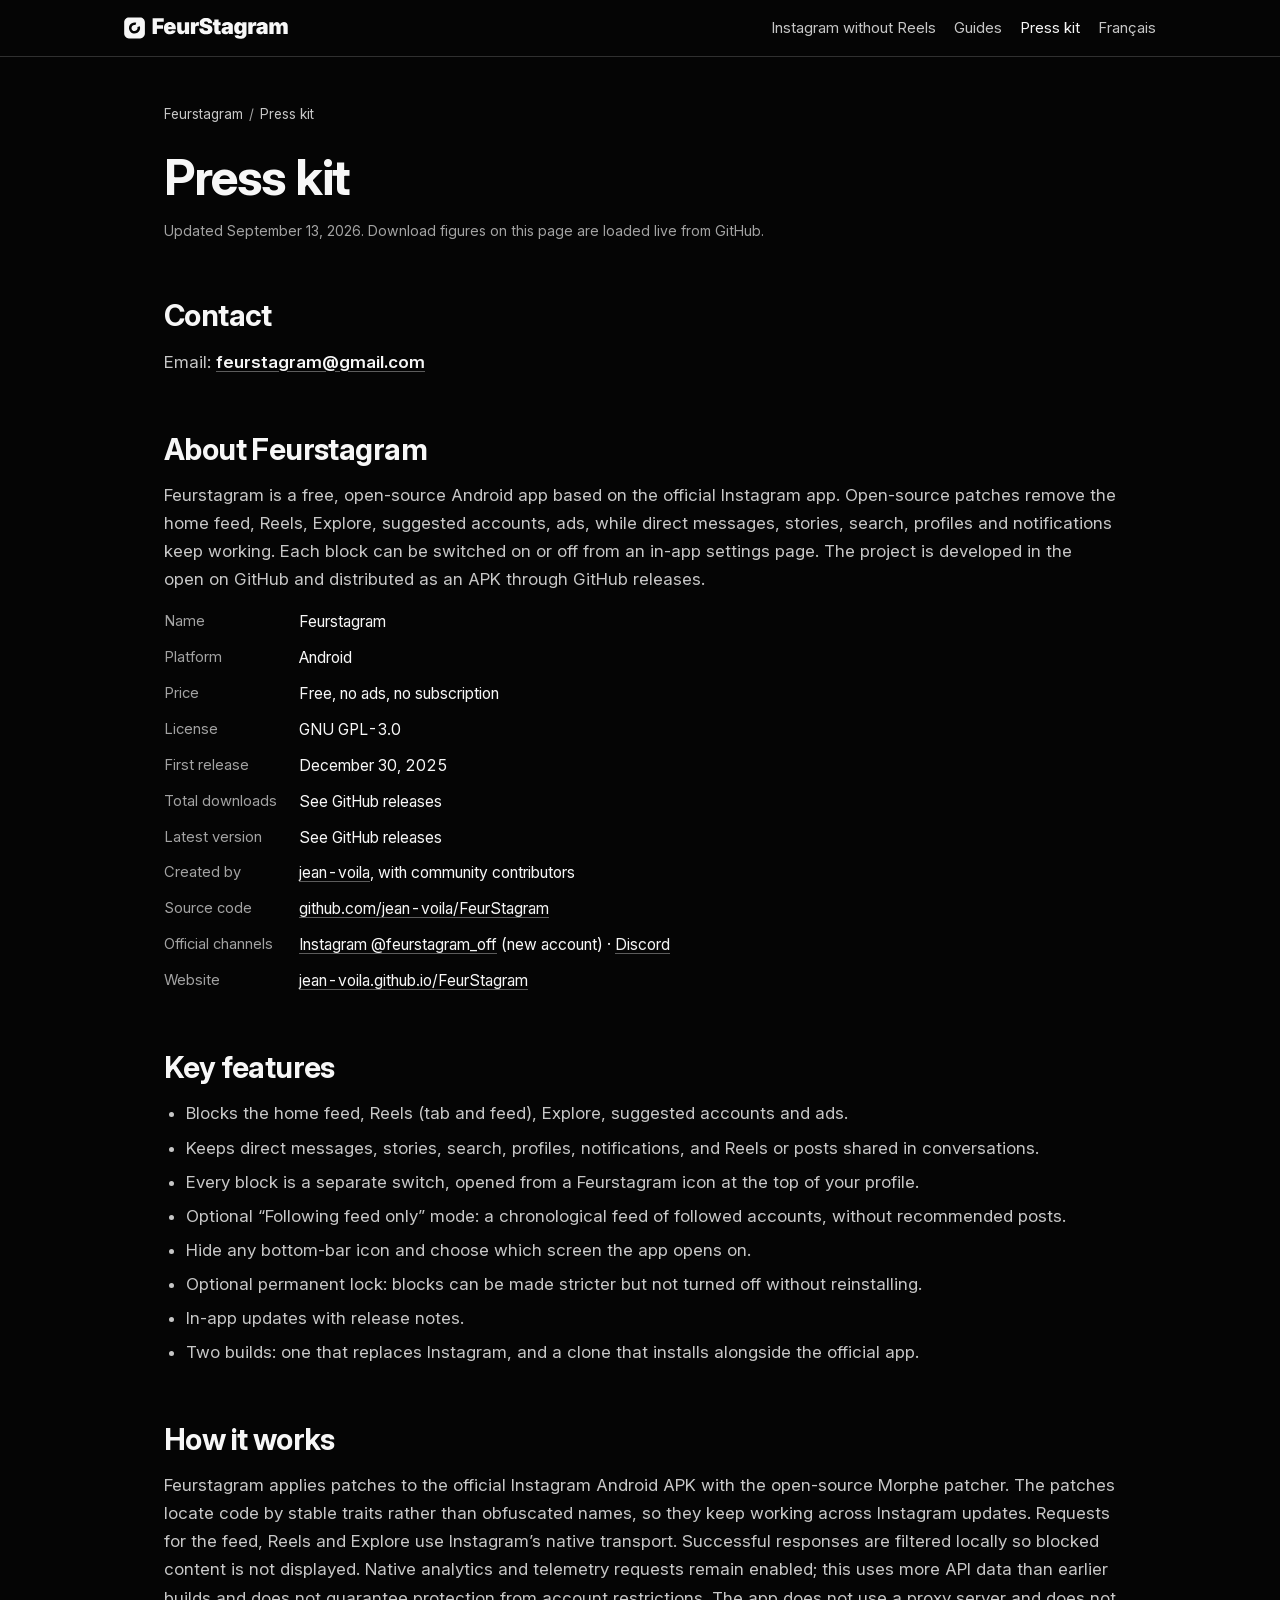
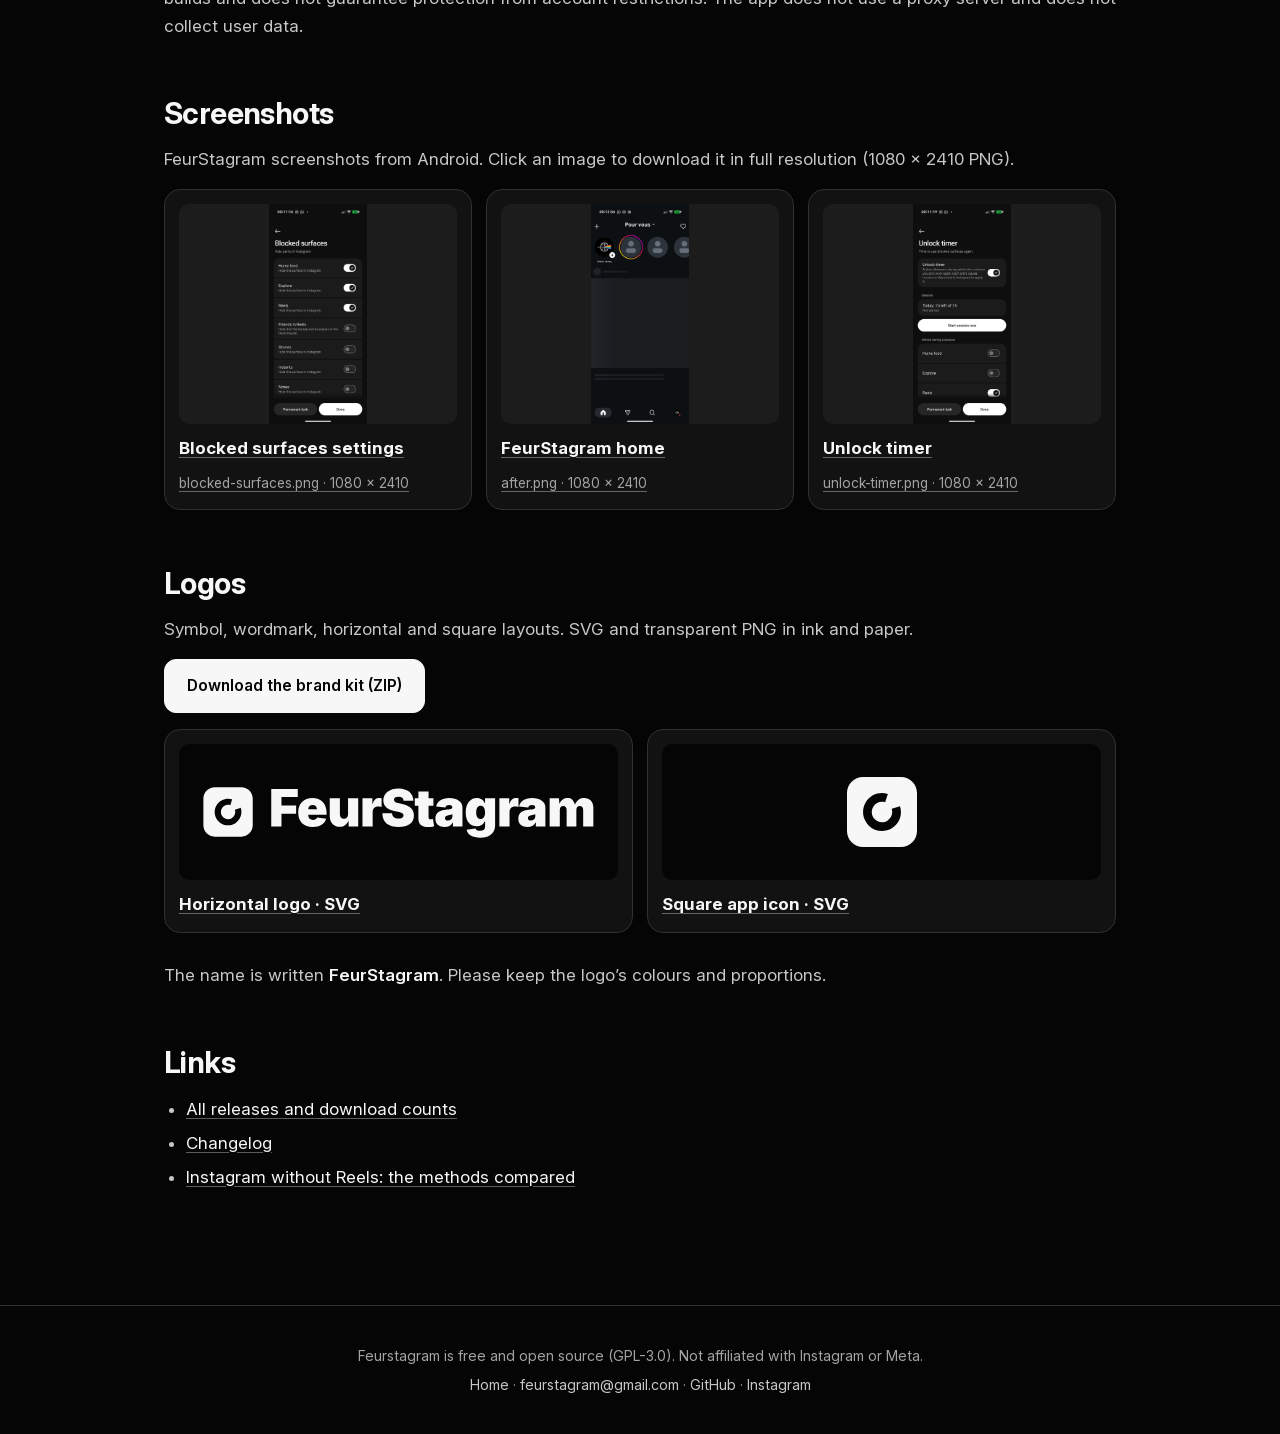
<file: docs/press/index.html>
<!DOCTYPE html>
<html lang="en">
<head>
    <meta charset="UTF-8">
    <meta name="viewport" content="width=device-width, initial-scale=1.0">
    <title>Feurstagram Press Kit: Facts, Screenshots and Logos</title>
    <meta name="description" content="Press kit for Feurstagram, the open-source Android app for Instagram without Reels, feed or ads: key facts, downloads, screenshots, logos, contact.">
    <meta name="robots" content="index, follow, max-image-preview:large">
    <link rel="canonical" href="https://jean-voila.github.io/FeurStagram/press/">
    <link rel="alternate" hreflang="en" href="https://jean-voila.github.io/FeurStagram/press/">
    <link rel="alternate" hreflang="fr" href="https://jean-voila.github.io/FeurStagram/fr/presse/">
    <link rel="alternate" hreflang="x-default" href="https://jean-voila.github.io/FeurStagram/press/">
    <meta property="og:type" content="website">
    <meta property="og:site_name" content="Feurstagram">
    <meta property="og:url" content="https://jean-voila.github.io/FeurStagram/press/">
    <meta property="og:title" content="Feurstagram press kit">
    <meta property="og:description" content="Key facts, screenshots, logos and contact.">
    <meta property="og:image" content="https://jean-voila.github.io/FeurStagram/assets/brand/open-graph.png">
    <meta property="og:image:type" content="image/png">
    <meta property="og:image:width" content="1200">
    <meta property="og:image:height" content="630">
    <meta property="og:image:alt" content="FeurStagram logo on a dark background">
    <meta name="twitter:card" content="summary_large_image">
    <link rel="icon" sizes="16x16 32x32 48x48" href="../assets/brand/favicon.ico">
    <link rel="icon" type="image/svg+xml" sizes="any" href="../assets/brand/favicon.svg">
    <link rel="apple-touch-icon" sizes="180x180" href="../assets/brand/apple-touch-icon.png">
    <link rel="stylesheet" href="../assets/brand/tokens.css">
    <link rel="stylesheet" href="../assets/site.css">
    <script type="application/ld+json">
    [{
        "@context": "https://schema.org",
        "@type": "WebPage",
        "name": "Feurstagram press kit",
        "url": "https://jean-voila.github.io/FeurStagram/press/",
        "inLanguage": "en",
        "dateModified": "2026-11-15",
        "about": {
            "@type": "SoftwareApplication",
            "name": "Feurstagram",
            "operatingSystem": "Android",
            "applicationCategory": "LifestyleApplication",
            "license": "https://www.gnu.org/licenses/gpl-3.0.html",
            "offers": { "@type": "Offer", "price": "0", "priceCurrency": "USD" },
            "downloadUrl": "https://github.com/jean-voila/FeurStagram/releases/latest"
        }
    }, {
        "@context": "https://schema.org",
        "@type": "Organization",
        "name": "Feurstagram",
        "url": "https://jean-voila.github.io/FeurStagram/",
        "logo": "https://jean-voila.github.io/FeurStagram/assets/brand/app-icon-256.png",
        "email": "feurstagram@gmail.com",
        "sameAs": ["https://github.com/jean-voila/FeurStagram", "https://www.instagram.com/feurstagram_off/"]
    }]
    </script>
</head>
<body>
    <header class="site-header">
        <div class="inner">
            <a class="brand" href="../"><img src="../assets/brand/horizontal-paper.svg" alt="FeurStagram" width="807" height="148"></a>
            <nav class="site-nav" aria-label="Main">
                <a href="../instagram-without-reels/">Instagram without Reels</a>
                <a href="../how-to-remove-reels-from-instagram-android/">Guides</a>
                <a href="../press/" aria-current="page">Press kit</a>
                <a href="../fr/presse/" hreflang="fr" lang="fr">Français</a>
            </nav>
        </div>
    </header>

    <main class="page wide">
        <nav class="breadcrumbs" aria-label="Breadcrumb">
            <ol><li><a href="../">Feurstagram</a></li><li>Press kit</li></ol>
        </nav>

        <h1>Press kit</h1>
        <p class="meta">Updated September 13, 2026. Download figures on this page are loaded live from GitHub.</p>

        <h2>Contact</h2>
        <p>Email: <a href="mailto:feurstagram@gmail.com"><strong>feurstagram@gmail.com</strong></a></p>

        <h2>About Feurstagram</h2>
        <p>Feurstagram is a free, open-source Android app based on the official Instagram app. Open-source patches remove the home feed, Reels, Explore, suggested accounts, ads, while direct messages, stories, search, profiles and notifications keep working. Each block can be switched on or off from an in-app settings page. The project is developed in the open on GitHub and distributed as an APK through GitHub releases.</p>

        <dl class="facts">
            <dt>Name</dt><dd>Feurstagram</dd>
            <dt>Platform</dt><dd>Android</dd>
            <dt>Price</dt><dd>Free, no ads, no subscription</dd>
            <dt>License</dt><dd>GNU GPL-3.0</dd>
            <dt>First release</dt><dd>December 30, 2025</dd>
            <dt>Total downloads</dt><dd><span data-total-downloads>See GitHub releases</span></dd>
            <dt>Latest version</dt><dd><span data-latest-tag>See GitHub releases</span></dd>
            <dt>Created by</dt><dd><a href="https://github.com/jean-voila">jean-voila</a>, with community contributors</dd>
            <dt>Source code</dt><dd><a href="https://github.com/jean-voila/FeurStagram">github.com/jean-voila/FeurStagram</a></dd>
            <dt>Official channels</dt><dd><a href="https://www.instagram.com/feurstagram_off/">Instagram @feurstagram_off</a> (new account) · <a href="https://discord.gg/Z9QvMw8s76">Discord</a></dd>
            <dt>Website</dt><dd><a href="https://jean-voila.github.io/FeurStagram/">jean-voila.github.io/FeurStagram</a></dd>
        </dl>

        <h2>Key features</h2>
        <ul>
            <li>Blocks the home feed, Reels (tab and feed), Explore, suggested accounts and ads.</li>
            <li>Keeps direct messages, stories, search, profiles, notifications, and Reels or posts shared in conversations.</li>
            <li>Every block is a separate switch, opened from a Feurstagram icon at the top of your profile.</li>
            <li>Optional “Following feed only” mode: a chronological feed of followed accounts, without recommended posts.</li>
            <li>Hide any bottom-bar icon and choose which screen the app opens on.</li>
            <li>Optional permanent lock: blocks can be made stricter but not turned off without reinstalling.</li>
            <li>In-app updates with release notes.</li>
            <li>Two builds: one that replaces Instagram, and a clone that installs alongside the official app.</li>
        </ul>

        <h2>How it works</h2>
        <p>Feurstagram applies patches to the official Instagram Android APK with the open-source Morphe patcher. The patches locate code by stable traits rather than obfuscated names, so they keep working across Instagram updates. Requests for the feed, Reels and Explore use Instagram’s native transport. Successful responses are filtered locally so blocked content is not displayed. Native analytics and telemetry requests remain enabled; this uses more API data than earlier builds and does not guarantee protection from account restrictions. The app does not use a proxy server and does not collect user data.</p>

        <h2>Screenshots</h2>
        <p>FeurStagram screenshots from Android. Click an image to download it in full resolution (1080 × 2410 PNG).</p>
        <div class="assets">
            <a class="asset" href="../assets/img/blocked-surfaces.png" download>
                <img src="../assets/img/blocked-surfaces-540.webp" width="540" height="1205" alt="FeurStagram settings with Home feed, Explore and Reels blocking enabled" loading="lazy" decoding="async">
                <strong>Blocked surfaces settings</strong>
                <span>blocked-surfaces.png · 1080 × 2410</span>
            </a>
            <a class="asset" href="../assets/img/after.png" download>
                <img src="../assets/img/after-540.webp" width="540" height="1205" alt="FeurStagram home with the feed blocked and no Reels tab" loading="lazy" decoding="async">
                <strong>FeurStagram home</strong>
                <span>after.png · 1080 × 2410</span>
            </a>
            <a class="asset" href="../assets/img/unlock-timer.png" download>
                <img src="../assets/img/unlock-timer-540.webp" width="540" height="1205" alt="Unlock timer showing remaining time and the surfaces selected for a session" loading="lazy" decoding="async">
                <strong>Unlock timer</strong>
                <span>unlock-timer.png · 1080 × 2410</span>
            </a>
        </div>

        <h2>Logos</h2>
        <p>Symbol, wordmark, horizontal and square layouts. SVG and transparent PNG in ink and paper.</p>
        <p><a class="btn btn-primary" href="../assets/brand/feurstagram-press-kit.zip" download>Download the brand kit (ZIP)</a></p>
        <div class="assets">
            <a class="asset brand-asset" href="../assets/brand/horizontal-paper.svg" download>
                <img src="../assets/brand/horizontal-paper.svg" width="807" height="148" alt="FeurStagram" loading="lazy" decoding="async">
                <strong>Horizontal logo · SVG</strong>
            </a>
            <a class="asset brand-asset" href="../assets/brand/app-icon.svg" download>
                <img src="../assets/brand/app-icon.svg" width="256" height="256" alt="" loading="lazy" decoding="async">
                <strong>Square app icon · SVG</strong>
            </a>
        </div>
        <p>The name is written <strong>FeurStagram</strong>. Please keep the logo’s colours and proportions.</p>

        <h2>Links</h2>
        <ul>
            <li><a href="https://github.com/jean-voila/FeurStagram/releases">All releases and download counts</a></li>
            <li><a href="https://github.com/jean-voila/FeurStagram/blob/main/CHANGELOG.md">Changelog</a></li>
            <li><a href="../instagram-without-reels/">Instagram without Reels: the methods compared</a></li>
        </ul>
    </main>

    <footer class="site-footer">
        <p>Feurstagram is free and open source (GPL-3.0). Not affiliated with Instagram or Meta.</p>
        <p><a href="../">Home</a> · <a href="mailto:feurstagram@gmail.com">feurstagram@gmail.com</a> · <a href="https://github.com/jean-voila/FeurStagram">GitHub</a> · <a href="https://www.instagram.com/feurstagram_off/">Instagram</a></p>
    </footer>
    <script src="../assets/site.js" defer></script>
</body>
</html>
</file>
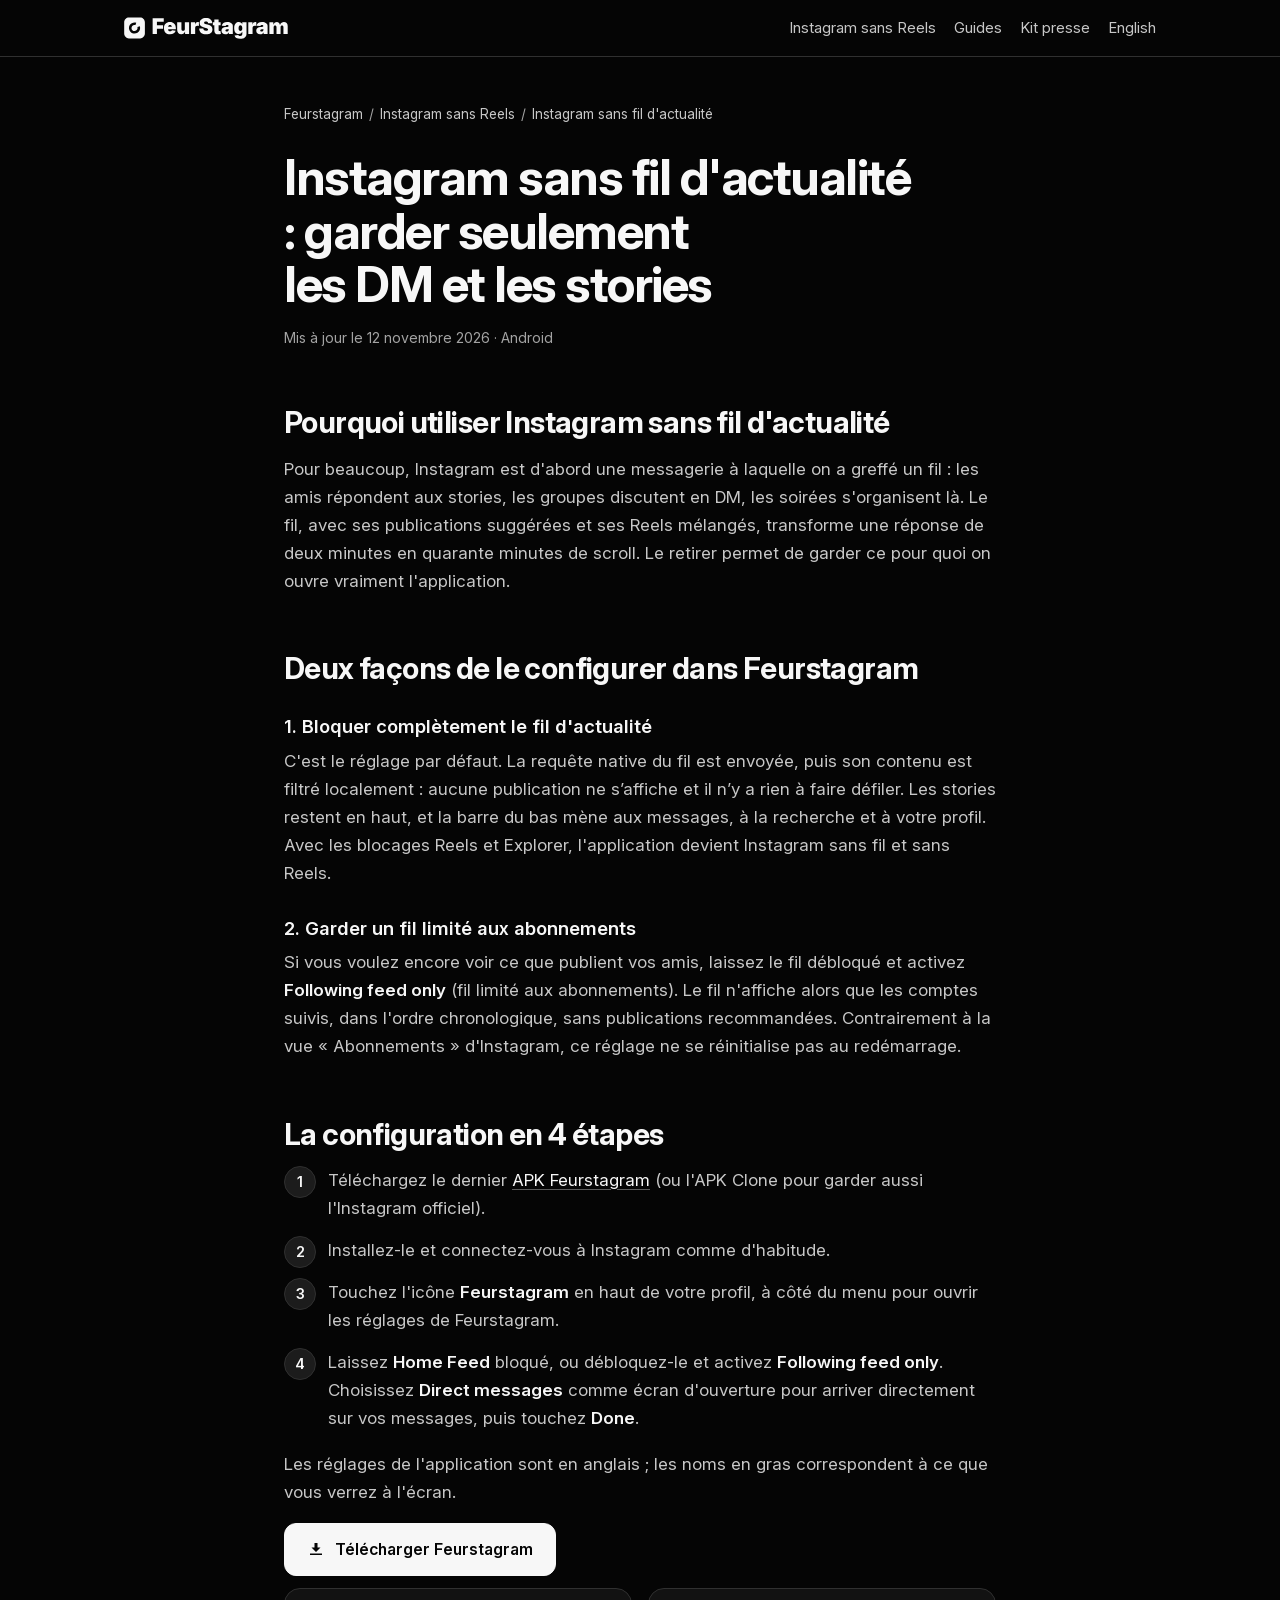
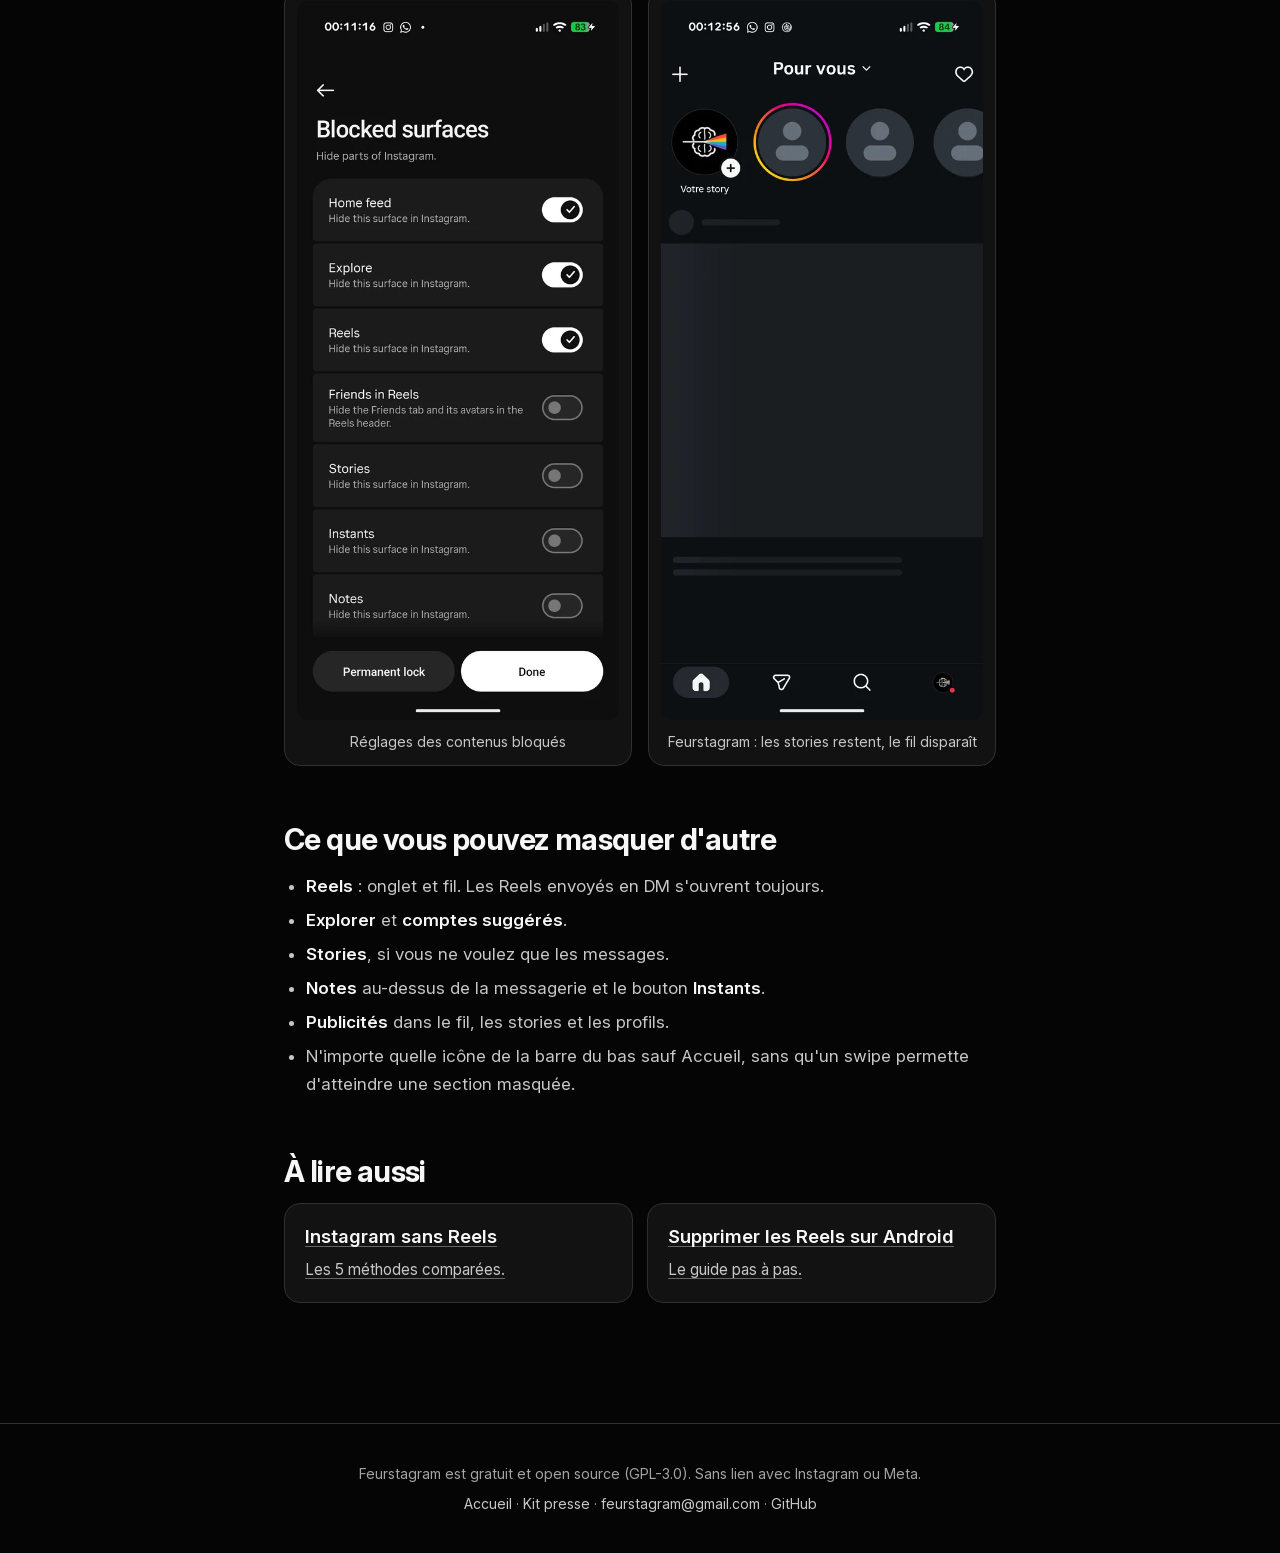
<file: docs/fr/instagram-sans-fil-actualite/index.html>
<!DOCTYPE html>
<html lang="fr">
<head>
    <meta charset="UTF-8">
    <meta name="viewport" content="width=device-width, initial-scale=1.0">
    <title>Instagram sans fil d'actualité : garder seulement DM et stories (Android)</title>
    <meta name="description" content="Utiliser Instagram seulement pour les messages et les stories : bloquez le fil, les Reels et l'Explorer sur Android. Gratuit et open source.">
    <meta name="robots" content="index, follow, max-image-preview:large">
    <link rel="canonical" href="https://jean-voila.github.io/FeurStagram/fr/instagram-sans-fil-actualite/">
    <link rel="alternate" hreflang="en" href="https://jean-voila.github.io/FeurStagram/instagram-without-feed/">
    <link rel="alternate" hreflang="fr" href="https://jean-voila.github.io/FeurStagram/fr/instagram-sans-fil-actualite/">
    <link rel="alternate" hreflang="x-default" href="https://jean-voila.github.io/FeurStagram/instagram-without-feed/">
    <meta property="og:type" content="article">
    <meta property="og:site_name" content="Feurstagram">
    <meta property="og:url" content="https://jean-voila.github.io/FeurStagram/fr/instagram-sans-fil-actualite/">
    <meta property="og:title" content="Instagram sans fil d'actualité">
    <meta property="og:description" content="Garder les DM et les stories, sans le fil infini, les Reels ni l'Explorer.">
    <meta property="og:image" content="https://jean-voila.github.io/FeurStagram/assets/brand/open-graph.png">
    <meta property="og:image:type" content="image/png">
    <meta property="og:image:width" content="1200">
    <meta property="og:image:height" content="630">
    <meta property="og:image:alt" content="Logo FeurStagram sur fond sombre">
    <meta property="og:locale" content="fr_FR">
    <meta name="twitter:card" content="summary_large_image">
    <link rel="icon" sizes="16x16 32x32 48x48" href="../../assets/brand/favicon.ico">
    <link rel="icon" type="image/svg+xml" sizes="any" href="../../assets/brand/favicon.svg">
    <link rel="apple-touch-icon" sizes="180x180" href="../../assets/brand/apple-touch-icon.png">
    <link rel="stylesheet" href="../../assets/brand/tokens.css">
    <link rel="stylesheet" href="../../assets/site.css">
    <script type="application/ld+json">
    [{
        "@context": "https://schema.org",
        "@type": "Article",
        "headline": "Instagram sans fil d'actualité : garder seulement DM et stories",
        "datePublished": "2026-09-13",
        "dateModified": "2026-11-15",
        "inLanguage": "fr",
        "image": "https://jean-voila.github.io/FeurStagram/assets/img/after.png",
        "author": { "@type": "Person", "name": "jean-voila", "url": "https://github.com/jean-voila" },
        "publisher": { "@type": "Organization", "name": "Feurstagram", "logo": { "@type": "ImageObject", "url": "https://jean-voila.github.io/FeurStagram/assets/brand/app-icon-256.png" } },
        "mainEntityOfPage": "https://jean-voila.github.io/FeurStagram/fr/instagram-sans-fil-actualite/"
    }, {
        "@context": "https://schema.org",
        "@type": "BreadcrumbList",
        "itemListElement": [
            { "@type": "ListItem", "position": 1, "name": "Feurstagram", "item": "https://jean-voila.github.io/FeurStagram/fr/" },
            { "@type": "ListItem", "position": 2, "name": "Instagram sans Reels", "item": "https://jean-voila.github.io/FeurStagram/fr/instagram-sans-reels/" },
            { "@type": "ListItem", "position": 3, "name": "Instagram sans fil d'actualité", "item": "https://jean-voila.github.io/FeurStagram/fr/instagram-sans-fil-actualite/" }
        ]
    }]
    </script>
</head>
<body>
    <header class="site-header">
        <div class="inner">
            <a class="brand" href="../"><img src="../../assets/brand/horizontal-paper.svg" alt="FeurStagram" width="807" height="148"></a>
            <nav class="site-nav" aria-label="Navigation principale">
                <a href="../instagram-sans-reels/">Instagram sans Reels</a>
                <a href="../supprimer-les-reels-instagram-android/">Guides</a>
                <a href="../presse/">Kit presse</a>
                <a href="../../instagram-without-feed/" hreflang="en" lang="en">English</a>
            </nav>
        </div>
    </header>

    <main class="page">
        <nav class="breadcrumbs" aria-label="Fil d'Ariane">
            <ol><li><a href="../">Feurstagram</a></li><li><a href="../instagram-sans-reels/">Instagram sans Reels</a></li><li>Instagram sans fil d'actualité</li></ol>
        </nav>

        <h1>Instagram sans fil d'actualité : garder seulement les DM et les stories</h1>
        <p class="meta">Mis à jour le 12 novembre 2026 · Android</p>

        <h2>Pourquoi utiliser Instagram sans fil d'actualité</h2>
        <p>Pour beaucoup, Instagram est d'abord une messagerie à laquelle on a greffé un fil : les amis répondent aux stories, les groupes discutent en DM, les soirées s'organisent là. Le fil, avec ses publications suggérées et ses Reels mélangés, transforme une réponse de deux minutes en quarante minutes de scroll. Le retirer permet de garder ce pour quoi on ouvre vraiment l'application.</p>

        <h2>Deux façons de le configurer dans Feurstagram</h2>
        <h3>1. Bloquer complètement le fil d'actualité</h3>
        <p>C'est le réglage par défaut. La requête native du fil est envoyée, puis son contenu est filtré localement : aucune publication ne s’affiche et il n’y a rien à faire défiler. Les stories restent en haut, et la barre du bas mène aux messages, à la recherche et à votre profil. Avec les blocages Reels et Explorer, l'application devient Instagram sans fil et sans Reels.</p>
        <h3>2. Garder un fil limité aux abonnements</h3>
        <p>Si vous voulez encore voir ce que publient vos amis, laissez le fil débloqué et activez <strong>Following feed only</strong> (fil limité aux abonnements). Le fil n'affiche alors que les comptes suivis, dans l'ordre chronologique, sans publications recommandées. Contrairement à la vue « Abonnements » d'Instagram, ce réglage ne se réinitialise pas au redémarrage.</p>

        <h2>La configuration en 4 étapes</h2>
        <ol class="steps">
            <li>Téléchargez le dernier <a href="https://github.com/jean-voila/FeurStagram/releases/latest" data-apk="standard">APK Feurstagram</a> (ou l'APK Clone pour garder aussi l'Instagram officiel).</li>
            <li>Installez-le et connectez-vous à Instagram comme d'habitude.</li>
            <li>Touchez l'icône <strong>Feurstagram</strong> en haut de votre profil, à côté du menu pour ouvrir les réglages de Feurstagram.</li>
            <li>Laissez <strong>Home Feed</strong> bloqué, ou débloquez-le et activez <strong>Following feed only</strong>. Choisissez <strong>Direct messages</strong> comme écran d'ouverture pour arriver directement sur vos messages, puis touchez <strong>Done</strong>.</li>
        </ol>
        <p>Les réglages de l'application sont en anglais ; les noms en gras correspondent à ce que vous verrez à l'écran.</p>
        <div class="cta">
            <a class="btn btn-primary" href="https://github.com/jean-voila/FeurStagram/releases/latest" data-apk="standard">
                <svg viewBox="0 0 24 24" fill="currentColor" aria-hidden="true"><path d="M12 16l-6-6h4V4h4v6h4l-6 6zm-8 2h16v2H4v-2z"/></svg>
                Télécharger Feurstagram
            </a>
        </div>
        <p class="downloads-line" data-downloads-wrap hidden><span data-total-downloads></span> téléchargements sur GitHub</p>

        <div class="compare-shots">
            <figure>
                <img src="../../assets/img/blocked-surfaces-540.webp" width="540" height="1205" alt="Réglages FeurStagram avec les interrupteurs du fil, d’Explorer et des Reels activés" loading="lazy" decoding="async">
                <figcaption>Réglages des contenus bloqués</figcaption>
            </figure>
            <figure>
                <img src="../../assets/img/after-540.webp" width="540" height="1205" alt="Instagram sans fil d'actualité : accueil de Feurstagram avec les stories et aucune publication" loading="lazy" decoding="async">
                <figcaption>Feurstagram : les stories restent, le fil disparaît</figcaption>
            </figure>
        </div>

        <h2>Ce que vous pouvez masquer d'autre</h2>
        <ul>
            <li><strong>Reels</strong> : onglet et fil. Les Reels envoyés en DM s'ouvrent toujours.</li>
            <li><strong>Explorer</strong> et <strong>comptes suggérés</strong>.</li>
            <li><strong>Stories</strong>, si vous ne voulez que les messages.</li>
            <li><strong>Notes</strong> au-dessus de la messagerie et le bouton <strong>Instants</strong>.</li>
            <li><strong>Publicités</strong> dans le fil, les stories et les profils.</li>
            <li>N'importe quelle icône de la barre du bas sauf Accueil, sans qu'un swipe permette d'atteindre une section masquée.</li>
        </ul>

        <section class="related" aria-labelledby="related-title">
            <h2 id="related-title">À lire aussi</h2>
            <div class="cards">
                <a class="card" href="../instagram-sans-reels/"><h3>Instagram sans Reels</h3><p>Les 5 méthodes comparées.</p></a>
                <a class="card" href="../supprimer-les-reels-instagram-android/"><h3>Supprimer les Reels sur Android</h3><p>Le guide pas à pas.</p></a>
            </div>
        </section>
    </main>

    <footer class="site-footer">
        <p>Feurstagram est gratuit et open source (GPL-3.0). Sans lien avec Instagram ou Meta.</p>
        <p><a href="../">Accueil</a> · <a href="../presse/">Kit presse</a> · <a href="mailto:feurstagram@gmail.com">feurstagram@gmail.com</a> · <a href="https://github.com/jean-voila/FeurStagram">GitHub</a></p>
    </footer>
    <script src="../../assets/site.js" defer></script>
</body>
</html>
</file>
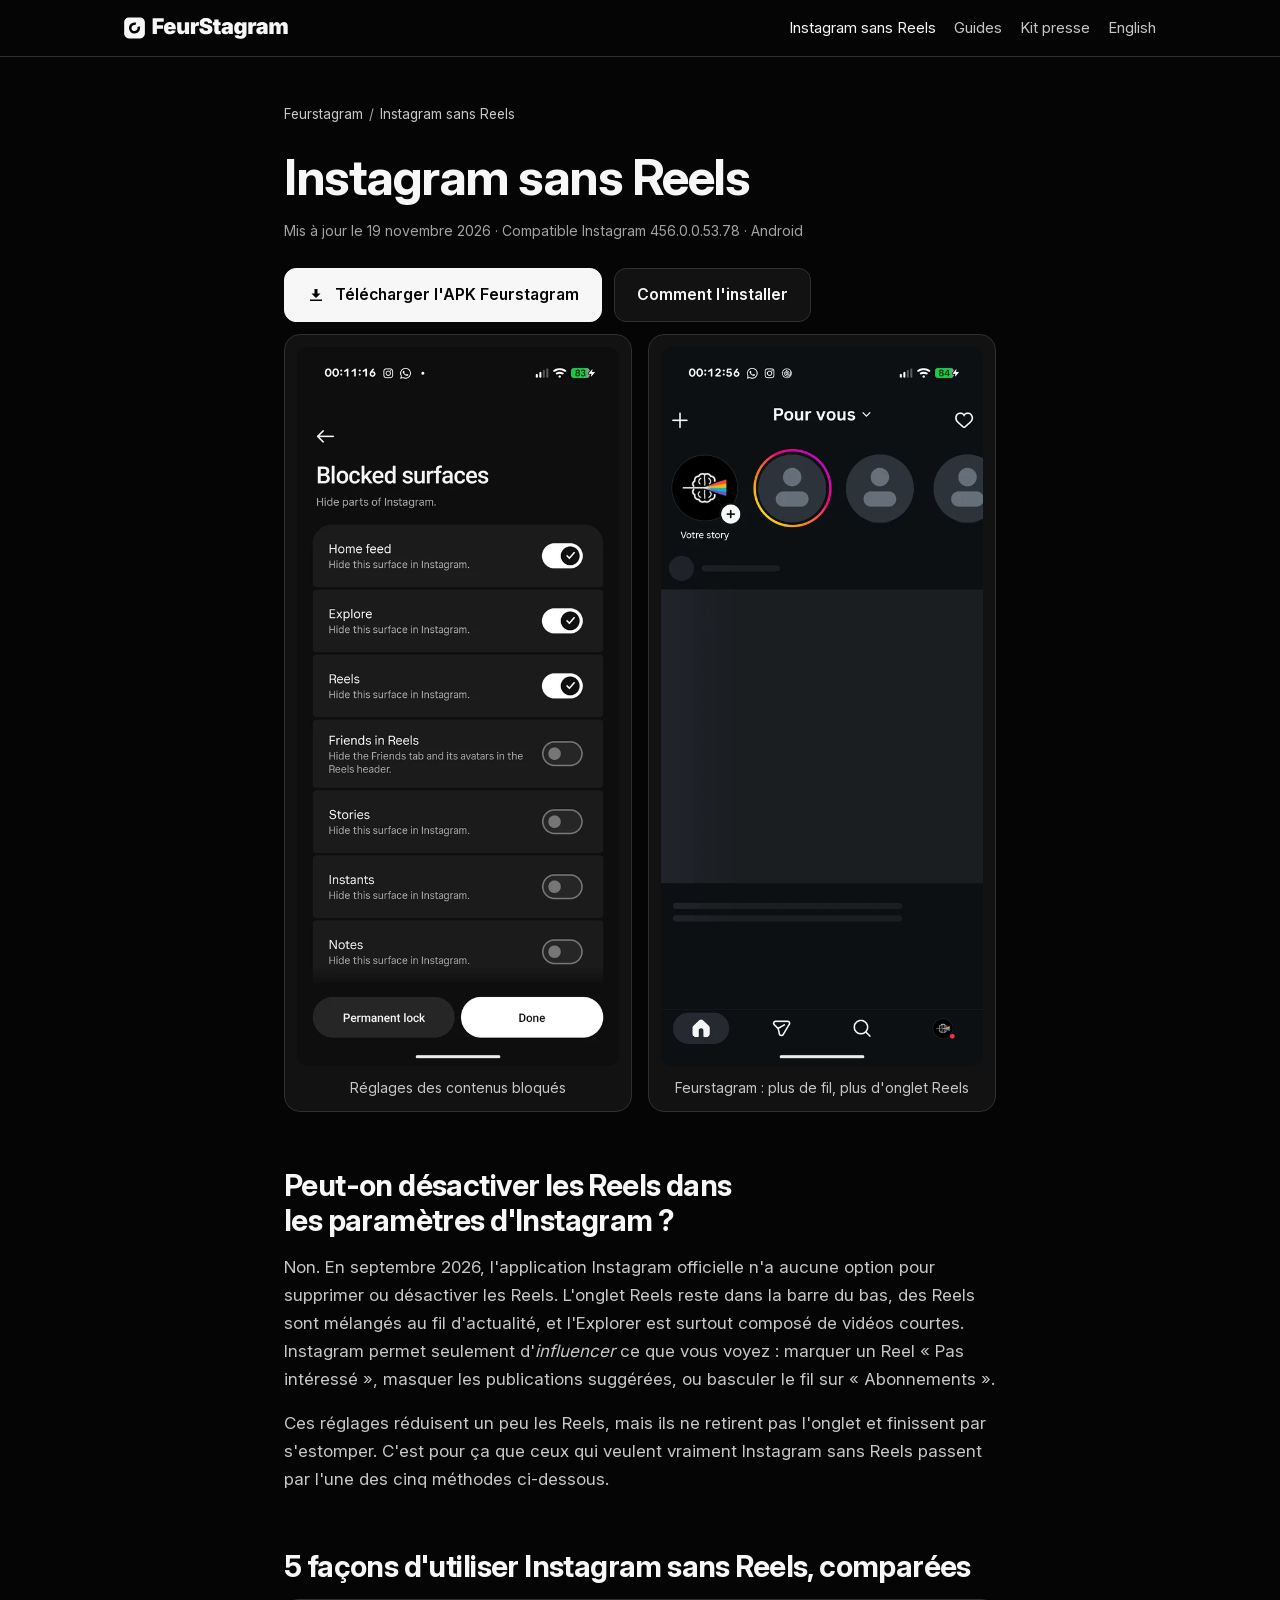
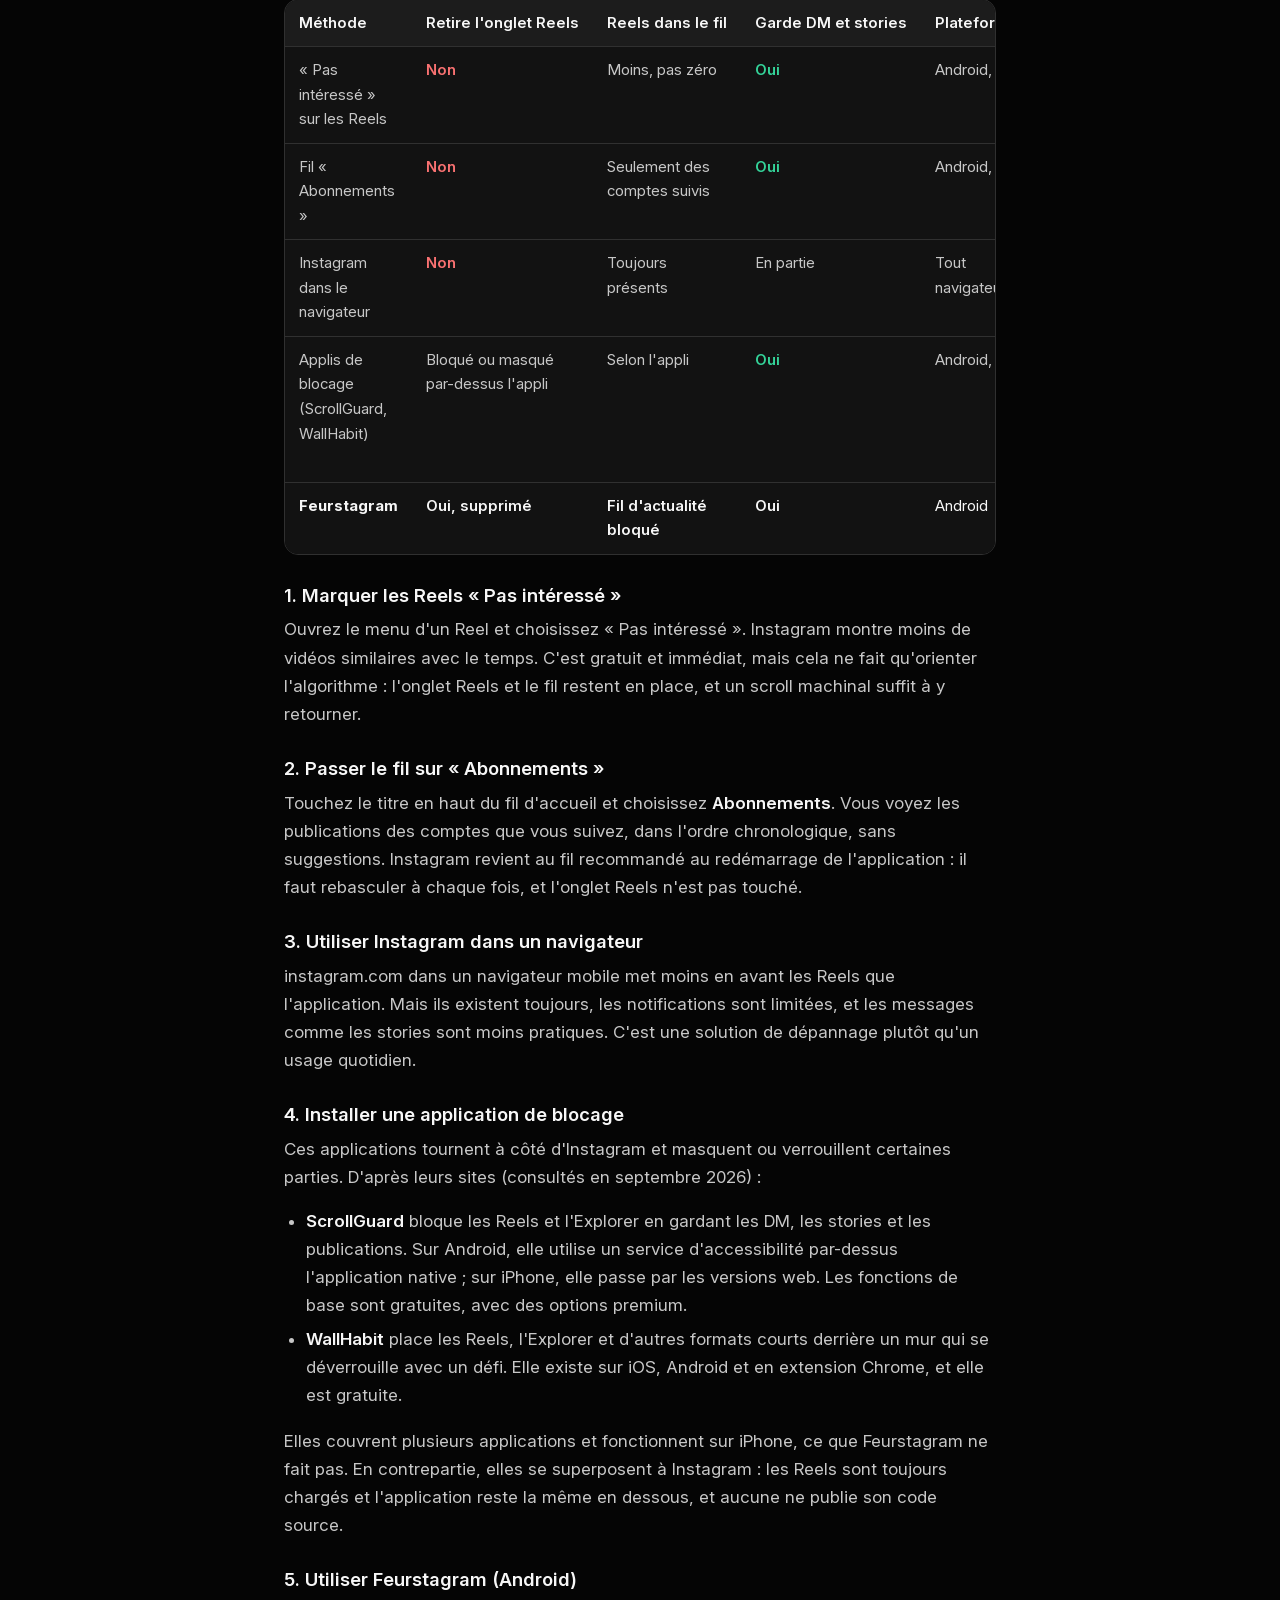
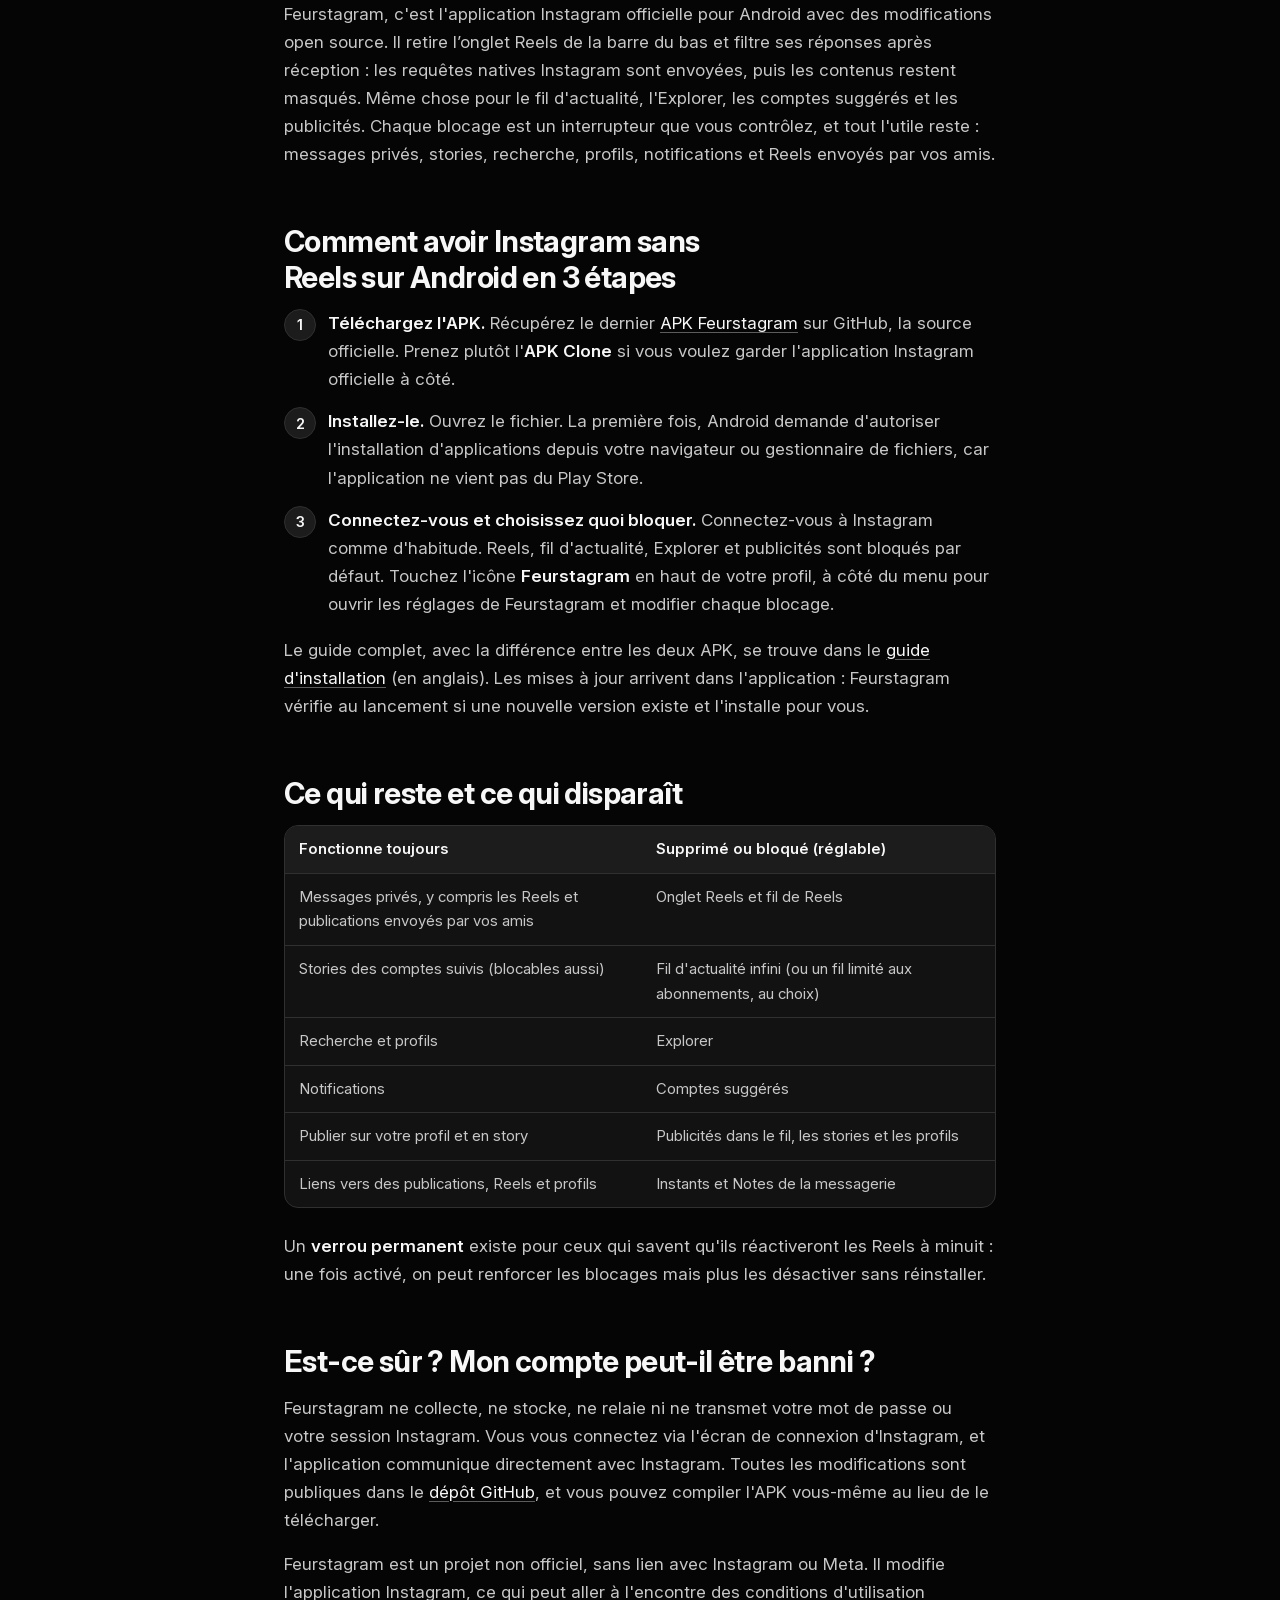
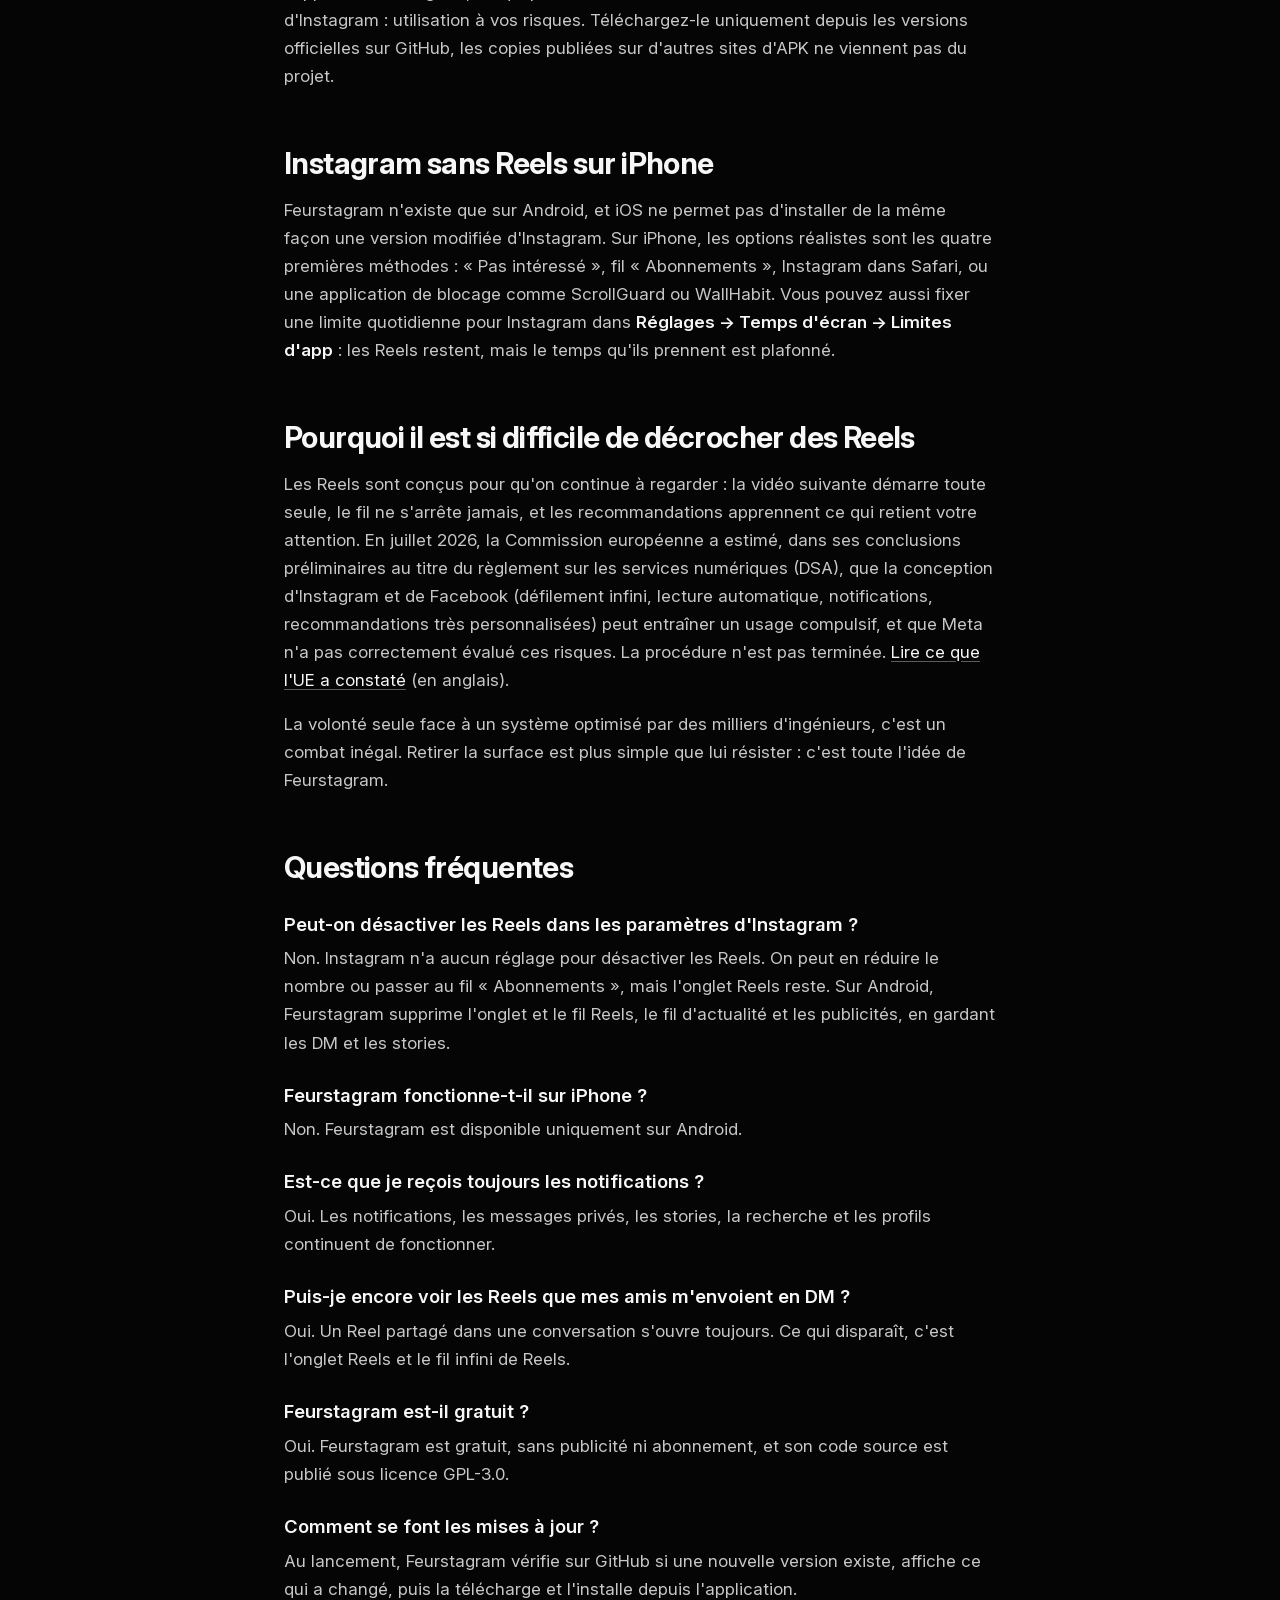
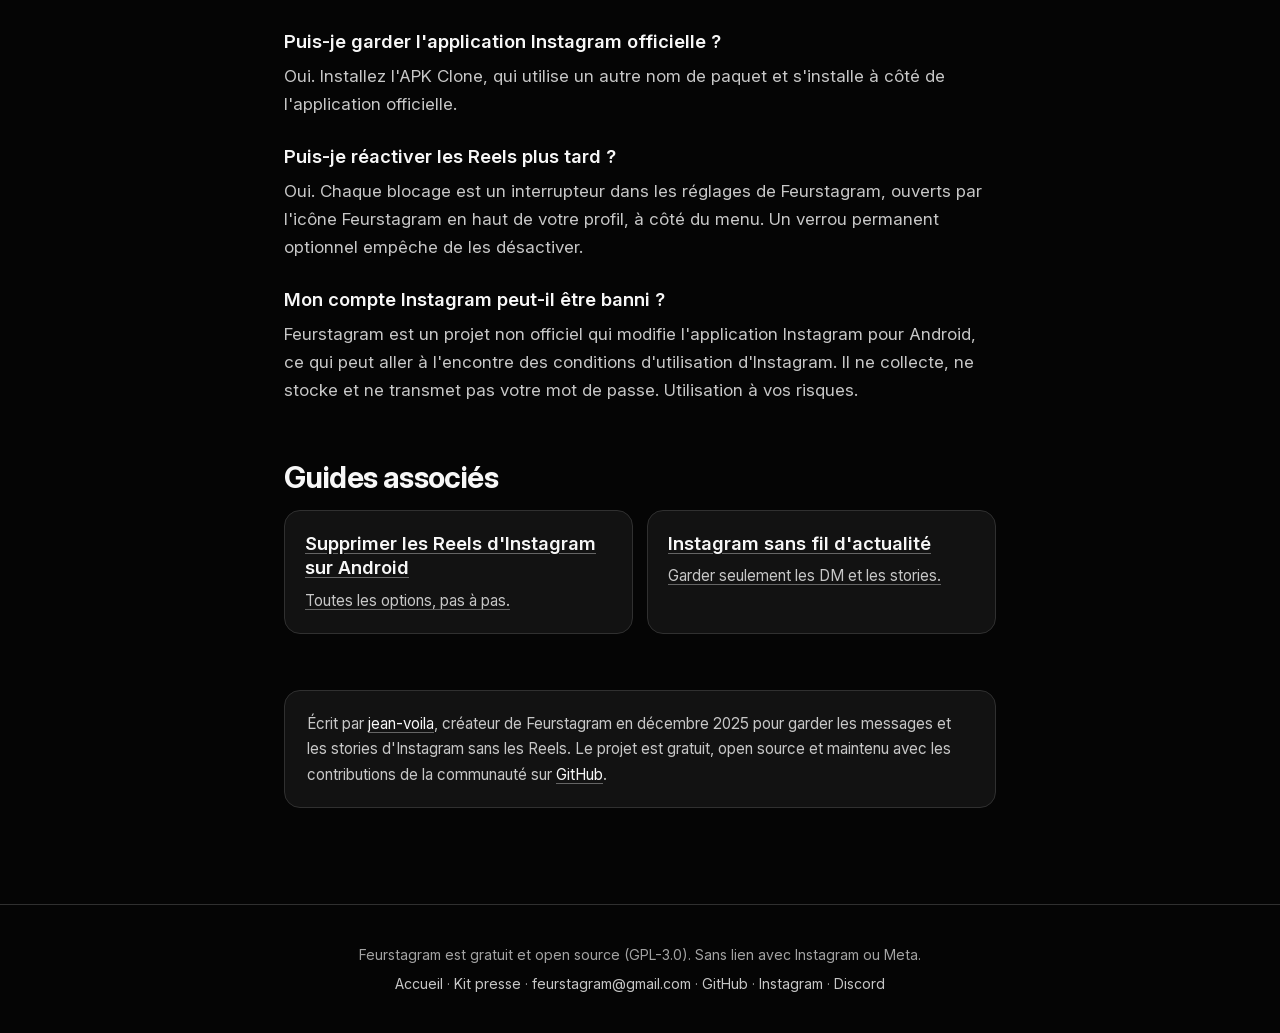
<file: docs/fr/instagram-sans-reels/index.html>
<!DOCTYPE html>
<html lang="fr">
<head>
    <meta charset="UTF-8">
    <meta name="viewport" content="width=device-width, initial-scale=1.0">
    <title>Instagram sans Reels sur Android : gratuit et open source (2026)</title>
    <meta name="description" content="Instagram ne permet pas de désactiver les Reels. 5 méthodes comparées, et comment supprimer Reels, fil et pubs sur Android en gardant DM et stories.">
    <meta name="robots" content="index, follow, max-image-preview:large">
    <link rel="canonical" href="https://jean-voila.github.io/FeurStagram/fr/instagram-sans-reels/">
    <link rel="alternate" hreflang="en" href="https://jean-voila.github.io/FeurStagram/instagram-without-reels/">
    <link rel="alternate" hreflang="fr" href="https://jean-voila.github.io/FeurStagram/fr/instagram-sans-reels/">
    <link rel="alternate" hreflang="x-default" href="https://jean-voila.github.io/FeurStagram/instagram-without-reels/">

    <meta property="og:type" content="article">
    <meta property="og:site_name" content="Feurstagram">
    <meta property="og:url" content="https://jean-voila.github.io/FeurStagram/fr/instagram-sans-reels/">
    <meta property="og:title" content="Instagram sans Reels sur Android">
    <meta property="og:description" content="Plus d'onglet Reels, plus de fil, plus de pubs. Les DM et les stories fonctionnent. Gratuit et open source.">
    <meta property="og:image" content="https://jean-voila.github.io/FeurStagram/assets/brand/open-graph.png">
    <meta property="og:image:type" content="image/png">
    <meta property="og:image:width" content="1200">
    <meta property="og:image:height" content="630">
    <meta property="og:image:alt" content="Logo FeurStagram sur fond sombre">
    <meta property="og:locale" content="fr_FR">
    <meta property="og:locale:alternate" content="en_US">
    <meta property="article:modified_time" content="2026-09-13">
    <meta name="twitter:card" content="summary_large_image">
    <meta name="twitter:title" content="Instagram sans Reels sur Android">
    <meta name="twitter:description" content="Plus d'onglet Reels, plus de fil, plus de pubs. Les DM et les stories fonctionnent. Gratuit et open source.">
    <meta name="twitter:image" content="https://jean-voila.github.io/FeurStagram/assets/brand/open-graph.png">
    <meta name="twitter:image:alt" content="Logo FeurStagram sur fond sombre">

    <link rel="icon" sizes="16x16 32x32 48x48" href="../../assets/brand/favicon.ico">
    <link rel="icon" type="image/svg+xml" sizes="any" href="../../assets/brand/favicon.svg">
    <link rel="apple-touch-icon" sizes="180x180" href="../../assets/brand/apple-touch-icon.png">
    <link rel="preload" as="image" href="../../assets/img/after-540.webp" type="image/webp">
    <link rel="stylesheet" href="../../assets/brand/tokens.css">
    <link rel="stylesheet" href="../../assets/site.css">

    <script type="application/ld+json">
    [{
        "@context": "https://schema.org",
        "@type": "Article",
        "headline": "Instagram sans Reels sur Android : gratuit et open source",
        "description": "Instagram ne permet pas de désactiver les Reels. Cinq méthodes comparées, et comment supprimer Reels, fil d'actualité et pubs sur Android en gardant DM et stories.",
        "image": "https://jean-voila.github.io/FeurStagram/assets/img/after.png",
        "datePublished": "2026-09-13",
        "dateModified": "2026-11-19",
        "inLanguage": "fr",
        "author": { "@type": "Person", "name": "jean-voila", "url": "https://github.com/jean-voila" },
        "publisher": { "@type": "Organization", "name": "Feurstagram", "logo": { "@type": "ImageObject", "url": "https://jean-voila.github.io/FeurStagram/assets/brand/app-icon-256.png" } },
        "mainEntityOfPage": "https://jean-voila.github.io/FeurStagram/fr/instagram-sans-reels/"
    }, {
        "@context": "https://schema.org",
        "@type": "SoftwareApplication",
        "name": "Feurstagram",
        "alternateName": "Instagram sans Reels",
        "operatingSystem": "Android",
        "applicationCategory": "LifestyleApplication",
        "description": "Version gratuite et open source de l'application Instagram pour Android, sans Reels, fil d'actualité, Explorer ni publicités, avec les messages, stories, recherche et notifications.",
        "license": "https://www.gnu.org/licenses/gpl-3.0.html",
        "isAccessibleForFree": true,
        "offers": { "@type": "Offer", "price": "0", "priceCurrency": "EUR" },
        "downloadUrl": "https://github.com/jean-voila/FeurStagram/releases/latest",
        "screenshot": "https://jean-voila.github.io/FeurStagram/assets/img/after.png",
        "inLanguage": "fr",
        "author": { "@type": "Person", "name": "jean-voila", "url": "https://github.com/jean-voila" }
    }, {
        "@context": "https://schema.org",
        "@type": "BreadcrumbList",
        "itemListElement": [
            { "@type": "ListItem", "position": 1, "name": "Feurstagram", "item": "https://jean-voila.github.io/FeurStagram/fr/" },
            { "@type": "ListItem", "position": 2, "name": "Instagram sans Reels", "item": "https://jean-voila.github.io/FeurStagram/fr/instagram-sans-reels/" }
        ]
    }, {
        "@context": "https://schema.org",
        "@type": "FAQPage",
        "mainEntity": [
            { "@type": "Question", "name": "Peut-on désactiver les Reels dans les paramètres d'Instagram ?", "acceptedAnswer": { "@type": "Answer", "text": "Non. Instagram n'a aucun réglage pour désactiver les Reels. On peut en réduire le nombre ou passer au fil « Abonnements », mais l'onglet Reels reste. Sur Android, Feurstagram supprime l'onglet et le fil Reels, le fil d'actualité et les publicités, en gardant les DM et les stories." } },
            { "@type": "Question", "name": "Feurstagram fonctionne-t-il sur iPhone ?", "acceptedAnswer": { "@type": "Answer", "text": "Non. Feurstagram est disponible uniquement sur Android." } },
            { "@type": "Question", "name": "Est-ce que je reçois toujours les notifications ?", "acceptedAnswer": { "@type": "Answer", "text": "Oui. Les notifications, les messages privés, les stories, la recherche et les profils continuent de fonctionner." } },
            { "@type": "Question", "name": "Puis-je encore voir les Reels que mes amis m'envoient en DM ?", "acceptedAnswer": { "@type": "Answer", "text": "Oui. Un Reel partagé dans une conversation s'ouvre toujours. Ce qui disparaît, c'est l'onglet Reels et le fil infini de Reels." } },
            { "@type": "Question", "name": "Feurstagram est-il gratuit ?", "acceptedAnswer": { "@type": "Answer", "text": "Oui. Feurstagram est gratuit, sans publicité ni abonnement, et son code source est publié sous licence GPL-3.0." } },
            { "@type": "Question", "name": "Comment se font les mises à jour ?", "acceptedAnswer": { "@type": "Answer", "text": "Au lancement, Feurstagram vérifie sur GitHub si une nouvelle version existe, affiche ce qui a changé, puis la télécharge et l'installe depuis l'application." } },
            { "@type": "Question", "name": "Puis-je garder l'application Instagram officielle ?", "acceptedAnswer": { "@type": "Answer", "text": "Oui. Installez l'APK Clone, qui utilise un autre nom de paquet et s'installe à côté de l'application officielle." } },
            { "@type": "Question", "name": "Puis-je réactiver les Reels plus tard ?", "acceptedAnswer": { "@type": "Answer", "text": "Oui. Chaque blocage est un interrupteur dans les réglages de Feurstagram, ouverts par l'icône Feurstagram en haut de votre profil, à côté du menu. Un verrou permanent optionnel empêche de les désactiver." } },
            { "@type": "Question", "name": "Mon compte Instagram peut-il être banni ?", "acceptedAnswer": { "@type": "Answer", "text": "Feurstagram est un projet non officiel qui modifie l'application Instagram pour Android, ce qui peut aller à l'encontre des conditions d'utilisation d'Instagram. Il ne collecte, ne stocke et ne transmet pas votre mot de passe. Utilisation à vos risques." } }
        ]
    }]
    </script>
</head>
<body>
    <header class="site-header">
        <div class="inner">
            <a class="brand" href="../"><img src="../../assets/brand/horizontal-paper.svg" alt="FeurStagram" width="807" height="148"></a>
            <nav class="site-nav" aria-label="Navigation principale">
                <a href="../instagram-sans-reels/" aria-current="page">Instagram sans Reels</a>
                <a href="../supprimer-les-reels-instagram-android/">Guides</a>
                <a href="../presse/">Kit presse</a>
                <a href="../../instagram-without-reels/" hreflang="en" lang="en">English</a>
            </nav>
        </div>
    </header>

    <main class="page">
        <nav class="breadcrumbs" aria-label="Fil d'Ariane">
            <ol><li><a href="../">Feurstagram</a></li><li>Instagram sans Reels</li></ol>
        </nav>

        <h1>Instagram sans Reels</h1>
        <p class="meta">Mis à jour le 19 novembre 2026 · Compatible Instagram 456.0.0.53.78 · Android</p>

        <div class="cta">
            <a class="btn btn-primary" href="https://github.com/jean-voila/FeurStagram/releases/latest" data-apk="standard">
                <svg viewBox="0 0 24 24" fill="currentColor" aria-hidden="true"><path d="M12 16l-6-6h4V4h4v6h4l-6 6zm-8 2h16v2H4v-2z"/></svg>
                Télécharger l'APK Feurstagram
            </a>
            <a class="btn" href="#installer">Comment l'installer</a>
        </div>
        <p class="downloads-line" data-downloads-wrap hidden><span data-total-downloads></span> téléchargements sur GitHub</p>

        <div class="compare-shots">
            <figure>
                <img src="../../assets/img/blocked-surfaces-540.webp" width="540" height="1205" alt="Réglages FeurStagram avec les interrupteurs du fil, d’Explorer et des Reels activés" loading="lazy" decoding="async">
                <figcaption>Réglages des contenus bloqués</figcaption>
            </figure>
            <figure>
                <img src="../../assets/img/after-540.webp" width="540" height="1205" alt="Instagram sans Reels : écran d'accueil de Feurstagram avec le fil vide et sans onglet Reels dans la barre du bas" decoding="async">
                <figcaption>Feurstagram : plus de fil, plus d'onglet Reels</figcaption>
            </figure>
        </div>

        <h2 id="parametres">Peut-on désactiver les Reels dans les paramètres d'Instagram ?</h2>
        <p>Non. En septembre 2026, l'application Instagram officielle n'a aucune option pour supprimer ou désactiver les Reels. L'onglet Reels reste dans la barre du bas, des Reels sont mélangés au fil d'actualité, et l'Explorer est surtout composé de vidéos courtes. Instagram permet seulement d'<em>influencer</em> ce que vous voyez : marquer un Reel « Pas intéressé », masquer les publications suggérées, ou basculer le fil sur « Abonnements ».</p>
        <p>Ces réglages réduisent un peu les Reels, mais ils ne retirent pas l'onglet et finissent par s'estomper. C'est pour ça que ceux qui veulent vraiment Instagram sans Reels passent par l'une des cinq méthodes ci-dessous.</p>

        <h2 id="methodes">5 façons d'utiliser Instagram sans Reels, comparées</h2>
        <div class="table-wrap">
            <table>
                <thead>
                    <tr><th>Méthode</th><th>Retire l'onglet Reels</th><th>Reels dans le fil</th><th>Garde DM et stories</th><th>Plateformes</th><th>Prix</th><th>Open source</th></tr>
                </thead>
                <tbody>
                    <tr><td>« Pas intéressé » sur les Reels</td><td class="no">Non</td><td>Moins, pas zéro</td><td class="yes">Oui</td><td>Android, iOS</td><td>Gratuit</td><td>Intégré à Instagram</td></tr>
                    <tr><td>Fil « Abonnements »</td><td class="no">Non</td><td>Seulement des comptes suivis</td><td class="yes">Oui</td><td>Android, iOS</td><td>Gratuit</td><td>Intégré à Instagram</td></tr>
                    <tr><td>Instagram dans le navigateur</td><td class="no">Non</td><td>Toujours présents</td><td>En partie</td><td>Tout navigateur</td><td>Gratuit</td><td>Intégré à Instagram</td></tr>
                    <tr><td>Applis de blocage (ScrollGuard, WallHabit)</td><td>Bloqué ou masqué par-dessus l'appli</td><td>Selon l'appli</td><td class="yes">Oui</td><td>Android, iOS</td><td>Gratuit, options payantes selon l'appli</td><td class="no">Non</td></tr>
                    <tr class="highlight"><td><strong>Feurstagram</strong></td><td class="yes">Oui, supprimé</td><td class="yes">Fil d'actualité bloqué</td><td class="yes">Oui</td><td>Android</td><td>Gratuit</td><td class="yes">Oui (GPL-3.0)</td></tr>
                </tbody>
            </table>
        </div>

        <h3>1. Marquer les Reels « Pas intéressé »</h3>
        <p>Ouvrez le menu d'un Reel et choisissez « Pas intéressé ». Instagram montre moins de vidéos similaires avec le temps. C'est gratuit et immédiat, mais cela ne fait qu'orienter l'algorithme : l'onglet Reels et le fil restent en place, et un scroll machinal suffit à y retourner.</p>

        <h3>2. Passer le fil sur « Abonnements »</h3>
        <p>Touchez le titre en haut du fil d'accueil et choisissez <strong>Abonnements</strong>. Vous voyez les publications des comptes que vous suivez, dans l'ordre chronologique, sans suggestions. Instagram revient au fil recommandé au redémarrage de l'application : il faut rebasculer à chaque fois, et l'onglet Reels n'est pas touché.</p>

        <h3>3. Utiliser Instagram dans un navigateur</h3>
        <p>instagram.com dans un navigateur mobile met moins en avant les Reels que l'application. Mais ils existent toujours, les notifications sont limitées, et les messages comme les stories sont moins pratiques. C'est une solution de dépannage plutôt qu'un usage quotidien.</p>

        <h3>4. Installer une application de blocage</h3>
        <p>Ces applications tournent à côté d'Instagram et masquent ou verrouillent certaines parties. D'après leurs sites (consultés en septembre 2026) :</p>
        <ul>
            <li><strong>ScrollGuard</strong> bloque les Reels et l'Explorer en gardant les DM, les stories et les publications. Sur Android, elle utilise un service d'accessibilité par-dessus l'application native ; sur iPhone, elle passe par les versions web. Les fonctions de base sont gratuites, avec des options premium.</li>
            <li><strong>WallHabit</strong> place les Reels, l'Explorer et d'autres formats courts derrière un mur qui se déverrouille avec un défi. Elle existe sur iOS, Android et en extension Chrome, et elle est gratuite.</li>
        </ul>
        <p>Elles couvrent plusieurs applications et fonctionnent sur iPhone, ce que Feurstagram ne fait pas. En contrepartie, elles se superposent à Instagram : les Reels sont toujours chargés et l'application reste la même en dessous, et aucune ne publie son code source.</p>

        <h3>5. Utiliser Feurstagram (Android)</h3>
        <p>Feurstagram, c'est l'application Instagram officielle pour Android avec des modifications open source. Il retire l’onglet Reels de la barre du bas et filtre ses réponses après réception : les requêtes natives Instagram sont envoyées, puis les contenus restent masqués. Même chose pour le fil d'actualité, l'Explorer, les comptes suggérés et les publicités. Chaque blocage est un interrupteur que vous contrôlez, et tout l'utile reste : messages privés, stories, recherche, profils, notifications et Reels envoyés par vos amis.</p>

        <h2 id="installer">Comment avoir Instagram sans Reels sur Android en 3 étapes</h2>
        <ol class="steps">
            <li><strong>Téléchargez l'APK.</strong> Récupérez le dernier <a href="https://github.com/jean-voila/FeurStagram/releases/latest" data-apk="standard">APK Feurstagram</a> sur GitHub, la source officielle. Prenez plutôt l'<strong>APK Clone</strong> si vous voulez garder l'application Instagram officielle à côté.</li>
            <li><strong>Installez-le.</strong> Ouvrez le fichier. La première fois, Android demande d'autoriser l'installation d'applications depuis votre navigateur ou gestionnaire de fichiers, car l'application ne vient pas du Play Store.</li>
            <li><strong>Connectez-vous et choisissez quoi bloquer.</strong> Connectez-vous à Instagram comme d'habitude. Reels, fil d'actualité, Explorer et publicités sont bloqués par défaut. Touchez l'icône <strong>Feurstagram</strong> en haut de votre profil, à côté du menu pour ouvrir les réglages de Feurstagram et modifier chaque blocage.</li>
        </ol>
        <p>Le guide complet, avec la différence entre les deux APK, se trouve dans le <a href="https://github.com/jean-voila/FeurStagram/blob/main/docs/INSTALL.md">guide d'installation</a> (en anglais). Les mises à jour arrivent dans l'application : Feurstagram vérifie au lancement si une nouvelle version existe et l'installe pour vous.</p>

        <h2 id="changements">Ce qui reste et ce qui disparaît</h2>
        <div class="table-wrap">
            <table>
                <thead><tr><th>Fonctionne toujours</th><th>Supprimé ou bloqué (réglable)</th></tr></thead>
                <tbody>
                    <tr><td>Messages privés, y compris les Reels et publications envoyés par vos amis</td><td>Onglet Reels et fil de Reels</td></tr>
                    <tr><td>Stories des comptes suivis (blocables aussi)</td><td>Fil d'actualité infini (ou un fil limité aux abonnements, au choix)</td></tr>
                    <tr><td>Recherche et profils</td><td>Explorer</td></tr>
                    <tr><td>Notifications</td><td>Comptes suggérés</td></tr>
                    <tr><td>Publier sur votre profil et en story</td><td>Publicités dans le fil, les stories et les profils</td></tr>
                    <tr><td>Liens vers des publications, Reels et profils</td><td>Instants et Notes de la messagerie</td></tr>
                </tbody>
            </table>
        </div>
        <p>Un <strong>verrou permanent</strong> existe pour ceux qui savent qu'ils réactiveront les Reels à minuit : une fois activé, on peut renforcer les blocages mais plus les désactiver sans réinstaller.</p>

        <h2 id="securite">Est-ce sûr ? Mon compte peut-il être banni ?</h2>
        <p>Feurstagram ne collecte, ne stocke, ne relaie ni ne transmet votre mot de passe ou votre session Instagram. Vous vous connectez via l'écran de connexion d'Instagram, et l'application communique directement avec Instagram. Toutes les modifications sont publiques dans le <a href="https://github.com/jean-voila/FeurStagram">dépôt GitHub</a>, et vous pouvez compiler l'APK vous-même au lieu de le télécharger.</p>
        <p>Feurstagram est un projet non officiel, sans lien avec Instagram ou Meta. Il modifie l'application Instagram, ce qui peut aller à l'encontre des conditions d'utilisation d'Instagram : utilisation à vos risques. Téléchargez-le uniquement depuis les versions officielles sur GitHub, les copies publiées sur d'autres sites d'APK ne viennent pas du projet.</p>

        <h2 id="iphone">Instagram sans Reels sur iPhone</h2>
        <p>Feurstagram n'existe que sur Android, et iOS ne permet pas d'installer de la même façon une version modifiée d'Instagram. Sur iPhone, les options réalistes sont les quatre premières méthodes : « Pas intéressé », fil « Abonnements », Instagram dans Safari, ou une application de blocage comme ScrollGuard ou WallHabit. Vous pouvez aussi fixer une limite quotidienne pour Instagram dans <strong>Réglages → Temps d'écran → Limites d'app</strong> : les Reels restent, mais le temps qu'ils prennent est plafonné.</p>

        <h2 id="pourquoi">Pourquoi il est si difficile de décrocher des Reels</h2>
        <p>Les Reels sont conçus pour qu'on continue à regarder : la vidéo suivante démarre toute seule, le fil ne s'arrête jamais, et les recommandations apprennent ce qui retient votre attention. En juillet 2026, la Commission européenne a estimé, dans ses conclusions préliminaires au titre du règlement sur les services numériques (DSA), que la conception d'Instagram et de Facebook (défilement infini, lecture automatique, notifications, recommandations très personnalisées) peut entraîner un usage compulsif, et que Meta n'a pas correctement évalué ces risques. La procédure n'est pas terminée. <a href="../../instagram-addictive-design-eu/">Lire ce que l'UE a constaté</a> (en anglais).</p>
        <p>La volonté seule face à un système optimisé par des milliers d'ingénieurs, c'est un combat inégal. Retirer la surface est plus simple que lui résister : c'est toute l'idée de Feurstagram.</p>

        <h2 id="faq">Questions fréquentes</h2>
        <div class="faq">
            <h3>Peut-on désactiver les Reels dans les paramètres d'Instagram ?</h3>
            <p>Non. Instagram n'a aucun réglage pour désactiver les Reels. On peut en réduire le nombre ou passer au fil « Abonnements », mais l'onglet Reels reste. Sur Android, Feurstagram supprime l'onglet et le fil Reels, le fil d'actualité et les publicités, en gardant les DM et les stories.</p>

            <h3>Feurstagram fonctionne-t-il sur iPhone ?</h3>
            <p>Non. Feurstagram est disponible uniquement sur Android.</p>

            <h3>Est-ce que je reçois toujours les notifications ?</h3>
            <p>Oui. Les notifications, les messages privés, les stories, la recherche et les profils continuent de fonctionner.</p>

            <h3>Puis-je encore voir les Reels que mes amis m'envoient en DM ?</h3>
            <p>Oui. Un Reel partagé dans une conversation s'ouvre toujours. Ce qui disparaît, c'est l'onglet Reels et le fil infini de Reels.</p>

            <h3>Feurstagram est-il gratuit ?</h3>
            <p>Oui. Feurstagram est gratuit, sans publicité ni abonnement, et son code source est publié sous licence GPL-3.0.</p>

            <h3>Comment se font les mises à jour ?</h3>
            <p>Au lancement, Feurstagram vérifie sur GitHub si une nouvelle version existe, affiche ce qui a changé, puis la télécharge et l'installe depuis l'application.</p>

            <h3>Puis-je garder l'application Instagram officielle ?</h3>
            <p>Oui. Installez l'APK Clone, qui utilise un autre nom de paquet et s'installe à côté de l'application officielle.</p>

            <h3>Puis-je réactiver les Reels plus tard ?</h3>
            <p>Oui. Chaque blocage est un interrupteur dans les réglages de Feurstagram, ouverts par l'icône Feurstagram en haut de votre profil, à côté du menu. Un verrou permanent optionnel empêche de les désactiver.</p>

            <h3>Mon compte Instagram peut-il être banni ?</h3>
            <p>Feurstagram est un projet non officiel qui modifie l'application Instagram pour Android, ce qui peut aller à l'encontre des conditions d'utilisation d'Instagram. Il ne collecte, ne stocke et ne transmet pas votre mot de passe. Utilisation à vos risques.</p>
        </div>

        <section class="related" aria-labelledby="related-title">
            <h2 id="related-title">Guides associés</h2>
            <div class="cards">
                <a class="card" href="../supprimer-les-reels-instagram-android/"><h3>Supprimer les Reels d'Instagram sur Android</h3><p>Toutes les options, pas à pas.</p></a>
                <a class="card" href="../instagram-sans-fil-actualite/"><h3>Instagram sans fil d'actualité</h3><p>Garder seulement les DM et les stories.</p></a>
            </div>
        </section>

        <div class="author">
            <p>Écrit par <a href="https://github.com/jean-voila">jean-voila</a>, créateur de Feurstagram en décembre 2025 pour garder les messages et les stories d'Instagram sans les Reels. Le projet est gratuit, open source et maintenu avec les contributions de la communauté sur <a href="https://github.com/jean-voila/FeurStagram">GitHub</a>.</p>
        </div>
    </main>

    <footer class="site-footer">
        <p>Feurstagram est gratuit et open source (GPL-3.0). Sans lien avec Instagram ou Meta.</p>
        <p><a href="../">Accueil</a> · <a href="../presse/">Kit presse</a> · <a href="mailto:feurstagram@gmail.com">feurstagram@gmail.com</a> · <a href="https://github.com/jean-voila/FeurStagram">GitHub</a> · <a href="https://www.instagram.com/feurstagram_off/">Instagram</a> · <a href="https://discord.gg/Z9QvMw8s76">Discord</a></p>
    </footer>
    <script src="../../assets/site.js" defer></script>
</body>
</html>
</file>
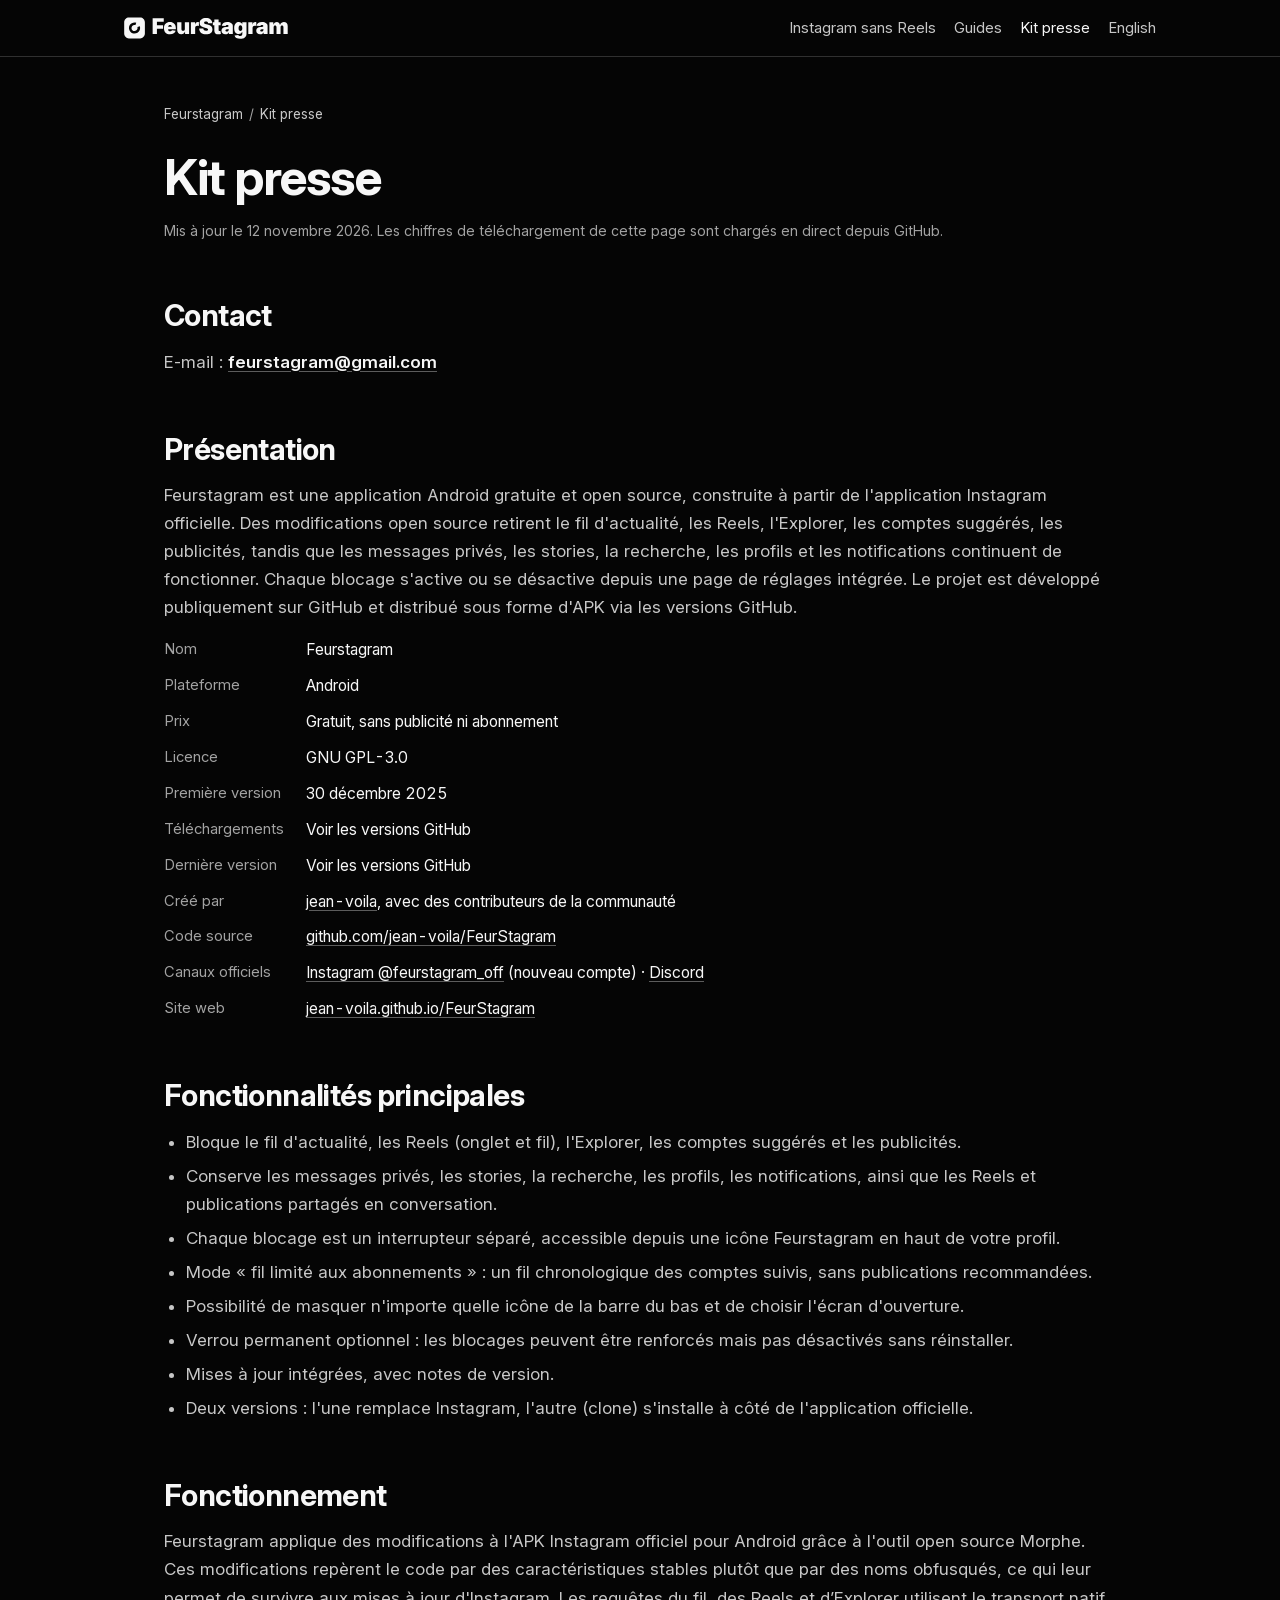
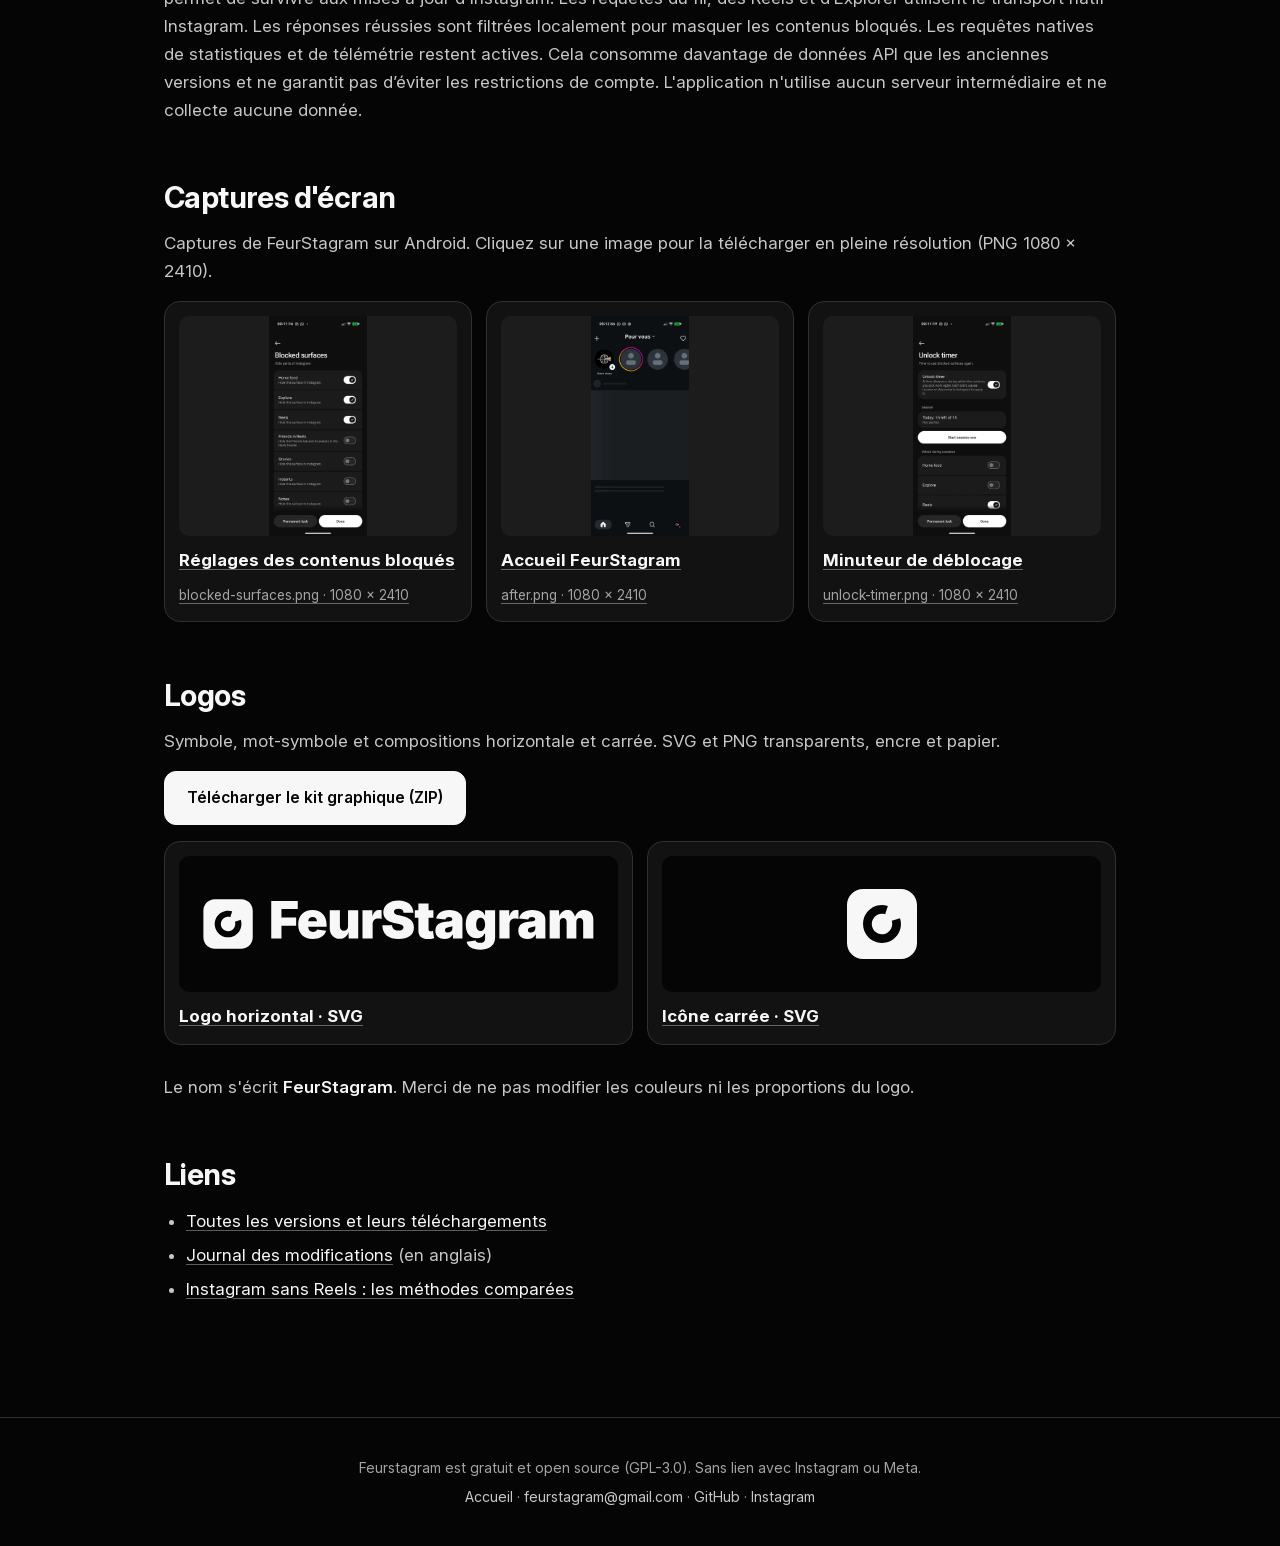
<file: docs/fr/presse/index.html>
<!DOCTYPE html>
<html lang="fr">
<head>
    <meta charset="UTF-8">
    <meta name="viewport" content="width=device-width, initial-scale=1.0">
    <title>Kit presse Feurstagram : chiffres, captures d'écran et logos</title>
    <meta name="description" content="Kit presse de Feurstagram, l'appli Android open source pour Instagram sans Reels, fil ni pubs : chiffres clés, captures, logos et contact.">
    <meta name="robots" content="index, follow, max-image-preview:large">
    <link rel="canonical" href="https://jean-voila.github.io/FeurStagram/fr/presse/">
    <link rel="alternate" hreflang="en" href="https://jean-voila.github.io/FeurStagram/press/">
    <link rel="alternate" hreflang="fr" href="https://jean-voila.github.io/FeurStagram/fr/presse/">
    <link rel="alternate" hreflang="x-default" href="https://jean-voila.github.io/FeurStagram/press/">
    <meta property="og:type" content="website">
    <meta property="og:site_name" content="Feurstagram">
    <meta property="og:url" content="https://jean-voila.github.io/FeurStagram/fr/presse/">
    <meta property="og:title" content="Kit presse Feurstagram">
    <meta property="og:description" content="Chiffres clés, captures d'écran, logos et contact.">
    <meta property="og:image" content="https://jean-voila.github.io/FeurStagram/assets/brand/open-graph.png">
    <meta property="og:image:type" content="image/png">
    <meta property="og:image:width" content="1200">
    <meta property="og:image:height" content="630">
    <meta property="og:image:alt" content="Logo FeurStagram sur fond sombre">
    <meta property="og:locale" content="fr_FR">
    <meta name="twitter:card" content="summary_large_image">
    <link rel="icon" sizes="16x16 32x32 48x48" href="../../assets/brand/favicon.ico">
    <link rel="icon" type="image/svg+xml" sizes="any" href="../../assets/brand/favicon.svg">
    <link rel="apple-touch-icon" sizes="180x180" href="../../assets/brand/apple-touch-icon.png">
    <link rel="stylesheet" href="../../assets/brand/tokens.css">
    <link rel="stylesheet" href="../../assets/site.css">
    <script type="application/ld+json">
    [{
        "@context": "https://schema.org",
        "@type": "WebPage",
        "name": "Kit presse Feurstagram",
        "url": "https://jean-voila.github.io/FeurStagram/fr/presse/",
        "inLanguage": "fr",
        "dateModified": "2026-11-15",
        "about": {
            "@type": "SoftwareApplication",
            "name": "Feurstagram",
            "operatingSystem": "Android",
            "applicationCategory": "LifestyleApplication",
            "license": "https://www.gnu.org/licenses/gpl-3.0.html",
            "offers": { "@type": "Offer", "price": "0", "priceCurrency": "EUR" },
            "downloadUrl": "https://github.com/jean-voila/FeurStagram/releases/latest"
        }
    }, {
        "@context": "https://schema.org",
        "@type": "Organization",
        "name": "Feurstagram",
        "url": "https://jean-voila.github.io/FeurStagram/",
        "logo": "https://jean-voila.github.io/FeurStagram/assets/brand/app-icon-256.png",
        "email": "feurstagram@gmail.com",
        "sameAs": ["https://github.com/jean-voila/FeurStagram", "https://www.instagram.com/feurstagram_off/"]
    }]
    </script>
</head>
<body>
    <header class="site-header">
        <div class="inner">
            <a class="brand" href="../"><img src="../../assets/brand/horizontal-paper.svg" alt="FeurStagram" width="807" height="148"></a>
            <nav class="site-nav" aria-label="Navigation principale">
                <a href="../instagram-sans-reels/">Instagram sans Reels</a>
                <a href="../supprimer-les-reels-instagram-android/">Guides</a>
                <a href="../presse/" aria-current="page">Kit presse</a>
                <a href="../../press/" hreflang="en" lang="en">English</a>
            </nav>
        </div>
    </header>

    <main class="page wide">
        <nav class="breadcrumbs" aria-label="Fil d'Ariane">
            <ol><li><a href="../">Feurstagram</a></li><li>Kit presse</li></ol>
        </nav>

        <h1>Kit presse</h1>
        <p class="meta">Mis à jour le 12 novembre 2026. Les chiffres de téléchargement de cette page sont chargés en direct depuis GitHub.</p>

        <h2>Contact</h2>
        <p>E-mail : <a href="mailto:feurstagram@gmail.com"><strong>feurstagram@gmail.com</strong></a></p>

        <h2>Présentation</h2>
        <p>Feurstagram est une application Android gratuite et open source, construite à partir de l'application Instagram officielle. Des modifications open source retirent le fil d'actualité, les Reels, l'Explorer, les comptes suggérés, les publicités, tandis que les messages privés, les stories, la recherche, les profils et les notifications continuent de fonctionner. Chaque blocage s'active ou se désactive depuis une page de réglages intégrée. Le projet est développé publiquement sur GitHub et distribué sous forme d'APK via les versions GitHub.</p>

        <dl class="facts">
            <dt>Nom</dt><dd>Feurstagram</dd>
            <dt>Plateforme</dt><dd>Android</dd>
            <dt>Prix</dt><dd>Gratuit, sans publicité ni abonnement</dd>
            <dt>Licence</dt><dd>GNU GPL-3.0</dd>
            <dt>Première version</dt><dd>30 décembre 2025</dd>
            <dt>Téléchargements</dt><dd><span data-total-downloads>Voir les versions GitHub</span></dd>
            <dt>Dernière version</dt><dd><span data-latest-tag>Voir les versions GitHub</span></dd>
            <dt>Créé par</dt><dd><a href="https://github.com/jean-voila">jean-voila</a>, avec des contributeurs de la communauté</dd>
            <dt>Code source</dt><dd><a href="https://github.com/jean-voila/FeurStagram">github.com/jean-voila/FeurStagram</a></dd>
            <dt>Canaux officiels</dt><dd><a href="https://www.instagram.com/feurstagram_off/">Instagram @feurstagram_off</a> (nouveau compte) · <a href="https://discord.gg/Z9QvMw8s76">Discord</a></dd>
            <dt>Site web</dt><dd><a href="https://jean-voila.github.io/FeurStagram/fr/">jean-voila.github.io/FeurStagram</a></dd>
        </dl>

        <h2>Fonctionnalités principales</h2>
        <ul>
            <li>Bloque le fil d'actualité, les Reels (onglet et fil), l'Explorer, les comptes suggérés et les publicités.</li>
            <li>Conserve les messages privés, les stories, la recherche, les profils, les notifications, ainsi que les Reels et publications partagés en conversation.</li>
            <li>Chaque blocage est un interrupteur séparé, accessible depuis une icône Feurstagram en haut de votre profil.</li>
            <li>Mode « fil limité aux abonnements » : un fil chronologique des comptes suivis, sans publications recommandées.</li>
            <li>Possibilité de masquer n'importe quelle icône de la barre du bas et de choisir l'écran d'ouverture.</li>
            <li>Verrou permanent optionnel : les blocages peuvent être renforcés mais pas désactivés sans réinstaller.</li>
            <li>Mises à jour intégrées, avec notes de version.</li>
            <li>Deux versions : l'une remplace Instagram, l'autre (clone) s'installe à côté de l'application officielle.</li>
        </ul>

        <h2>Fonctionnement</h2>
        <p>Feurstagram applique des modifications à l'APK Instagram officiel pour Android grâce à l'outil open source Morphe. Ces modifications repèrent le code par des caractéristiques stables plutôt que par des noms obfusqués, ce qui leur permet de survivre aux mises à jour d'Instagram. Les requêtes du fil, des Reels et d’Explorer utilisent le transport natif Instagram. Les réponses réussies sont filtrées localement pour masquer les contenus bloqués. Les requêtes natives de statistiques et de télémétrie restent actives. Cela consomme davantage de données API que les anciennes versions et ne garantit pas d’éviter les restrictions de compte. L'application n'utilise aucun serveur intermédiaire et ne collecte aucune donnée.</p>

        <h2>Captures d'écran</h2>
        <p>Captures de FeurStagram sur Android. Cliquez sur une image pour la télécharger en pleine résolution (PNG 1080 × 2410).</p>
        <div class="assets">
            <a class="asset" href="../../assets/img/blocked-surfaces.png" download>
                <img src="../../assets/img/blocked-surfaces-540.webp" width="540" height="1205" alt="Réglages FeurStagram avec les interrupteurs du fil, d’Explorer et des Reels activés" loading="lazy" decoding="async">
                <strong>Réglages des contenus bloqués</strong>
                <span>blocked-surfaces.png · 1080 × 2410</span>
            </a>
            <a class="asset" href="../../assets/img/after.png" download>
                <img src="../../assets/img/after-540.webp" width="540" height="1205" alt="Accueil FeurStagram avec le fil bloqué et sans onglet Reels" loading="lazy" decoding="async">
                <strong>Accueil FeurStagram</strong>
                <span>after.png · 1080 × 2410</span>
            </a>
            <a class="asset" href="../../assets/img/unlock-timer.png" download>
                <img src="../../assets/img/unlock-timer-540.webp" width="540" height="1205" alt="Écran Unlock timer avec le temps restant et les contenus à débloquer" loading="lazy" decoding="async">
                <strong>Minuteur de déblocage</strong>
                <span>unlock-timer.png · 1080 × 2410</span>
            </a>
        </div>

        <h2>Logos</h2>
        <p>Symbole, mot-symbole et compositions horizontale et carrée. SVG et PNG transparents, encre et papier.</p>
        <p><a class="btn btn-primary" href="../../assets/brand/feurstagram-press-kit.zip" download>Télécharger le kit graphique (ZIP)</a></p>
        <div class="assets">
            <a class="asset brand-asset" href="../../assets/brand/horizontal-paper.svg" download>
                <img src="../../assets/brand/horizontal-paper.svg" width="807" height="148" alt="FeurStagram" loading="lazy" decoding="async">
                <strong>Logo horizontal · SVG</strong>
            </a>
            <a class="asset brand-asset" href="../../assets/brand/app-icon.svg" download>
                <img src="../../assets/brand/app-icon.svg" width="256" height="256" alt="" loading="lazy" decoding="async">
                <strong>Icône carrée · SVG</strong>
            </a>
        </div>
        <p>Le nom s'écrit <strong>FeurStagram</strong>. Merci de ne pas modifier les couleurs ni les proportions du logo.</p>

        <h2>Liens</h2>
        <ul>
            <li><a href="https://github.com/jean-voila/FeurStagram/releases">Toutes les versions et leurs téléchargements</a></li>
            <li><a href="https://github.com/jean-voila/FeurStagram/blob/main/CHANGELOG.md">Journal des modifications</a> (en anglais)</li>
            <li><a href="../instagram-sans-reels/">Instagram sans Reels : les méthodes comparées</a></li>
        </ul>
    </main>

    <footer class="site-footer">
        <p>Feurstagram est gratuit et open source (GPL-3.0). Sans lien avec Instagram ou Meta.</p>
        <p><a href="../">Accueil</a> · <a href="mailto:feurstagram@gmail.com">feurstagram@gmail.com</a> · <a href="https://github.com/jean-voila/FeurStagram">GitHub</a> · <a href="https://www.instagram.com/feurstagram_off/">Instagram</a></p>
    </footer>
    <script src="../../assets/site.js" defer></script>
</body>
</html>
</file>
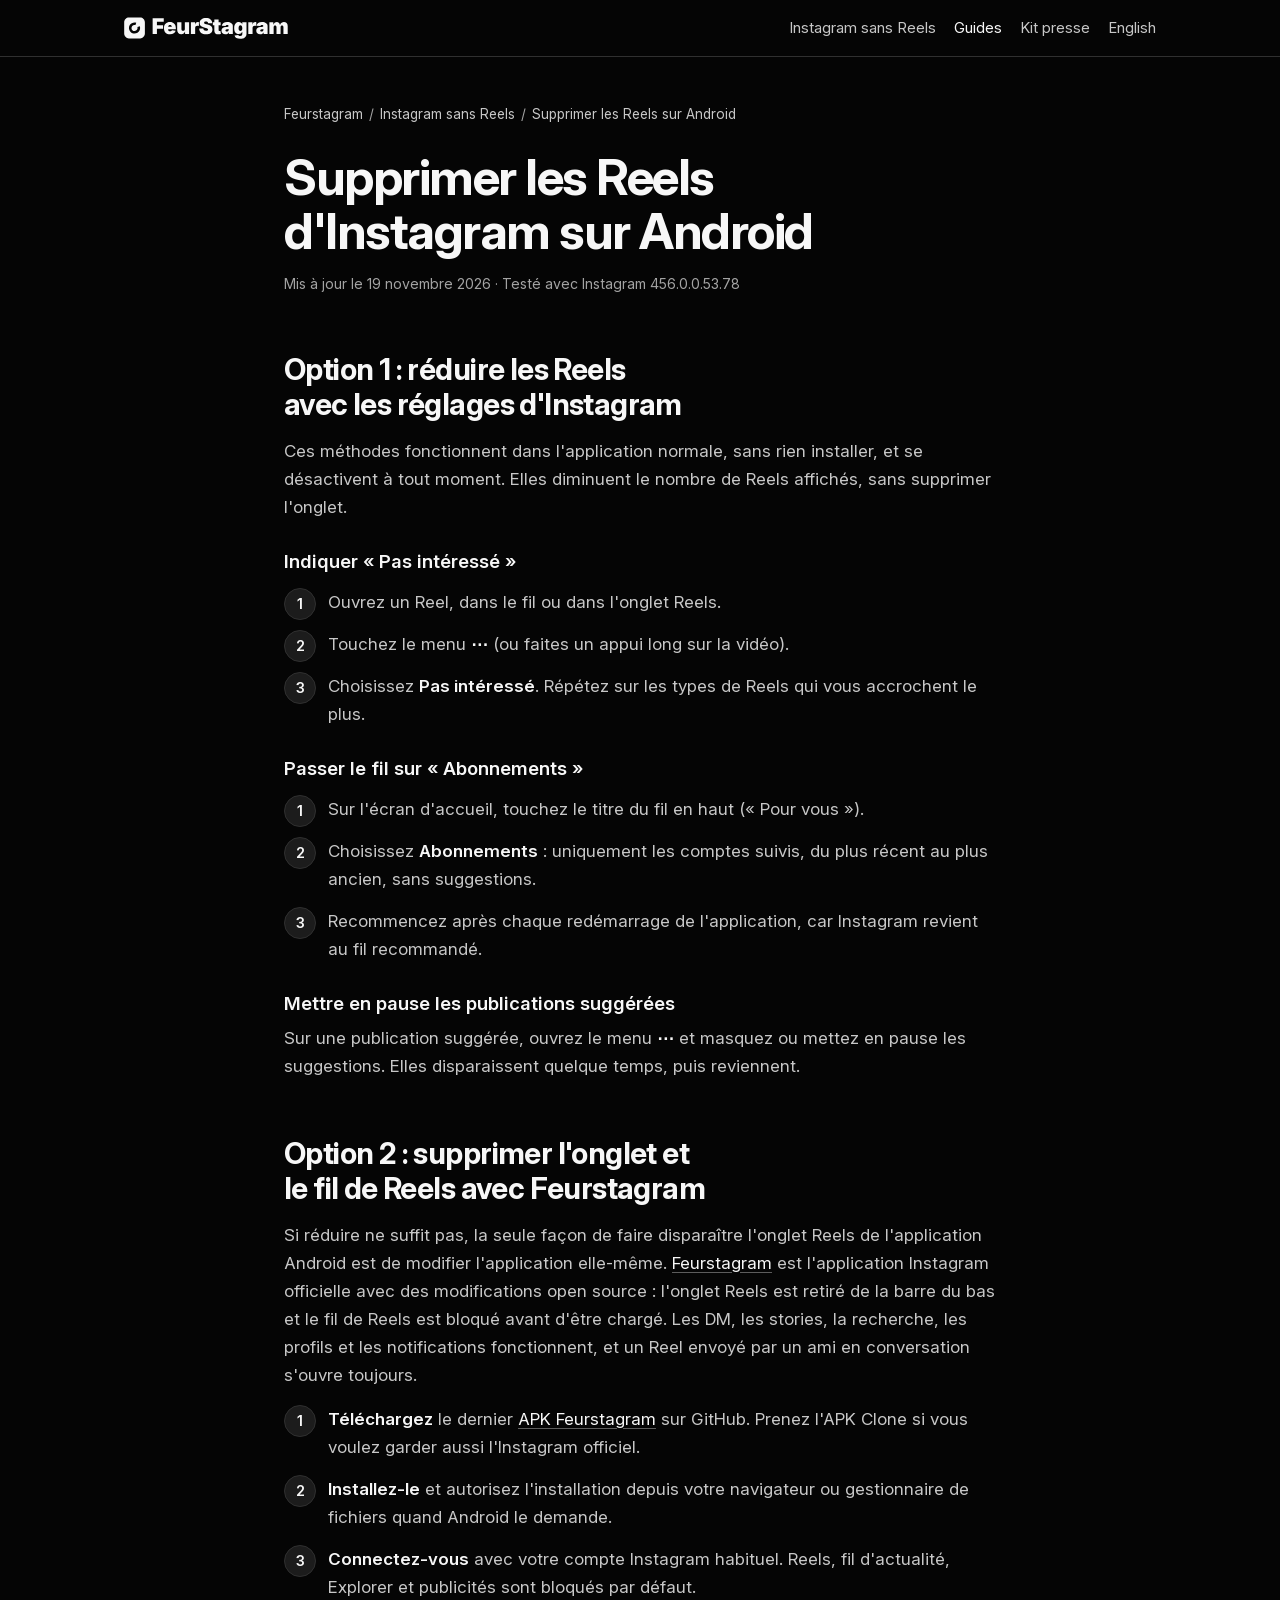
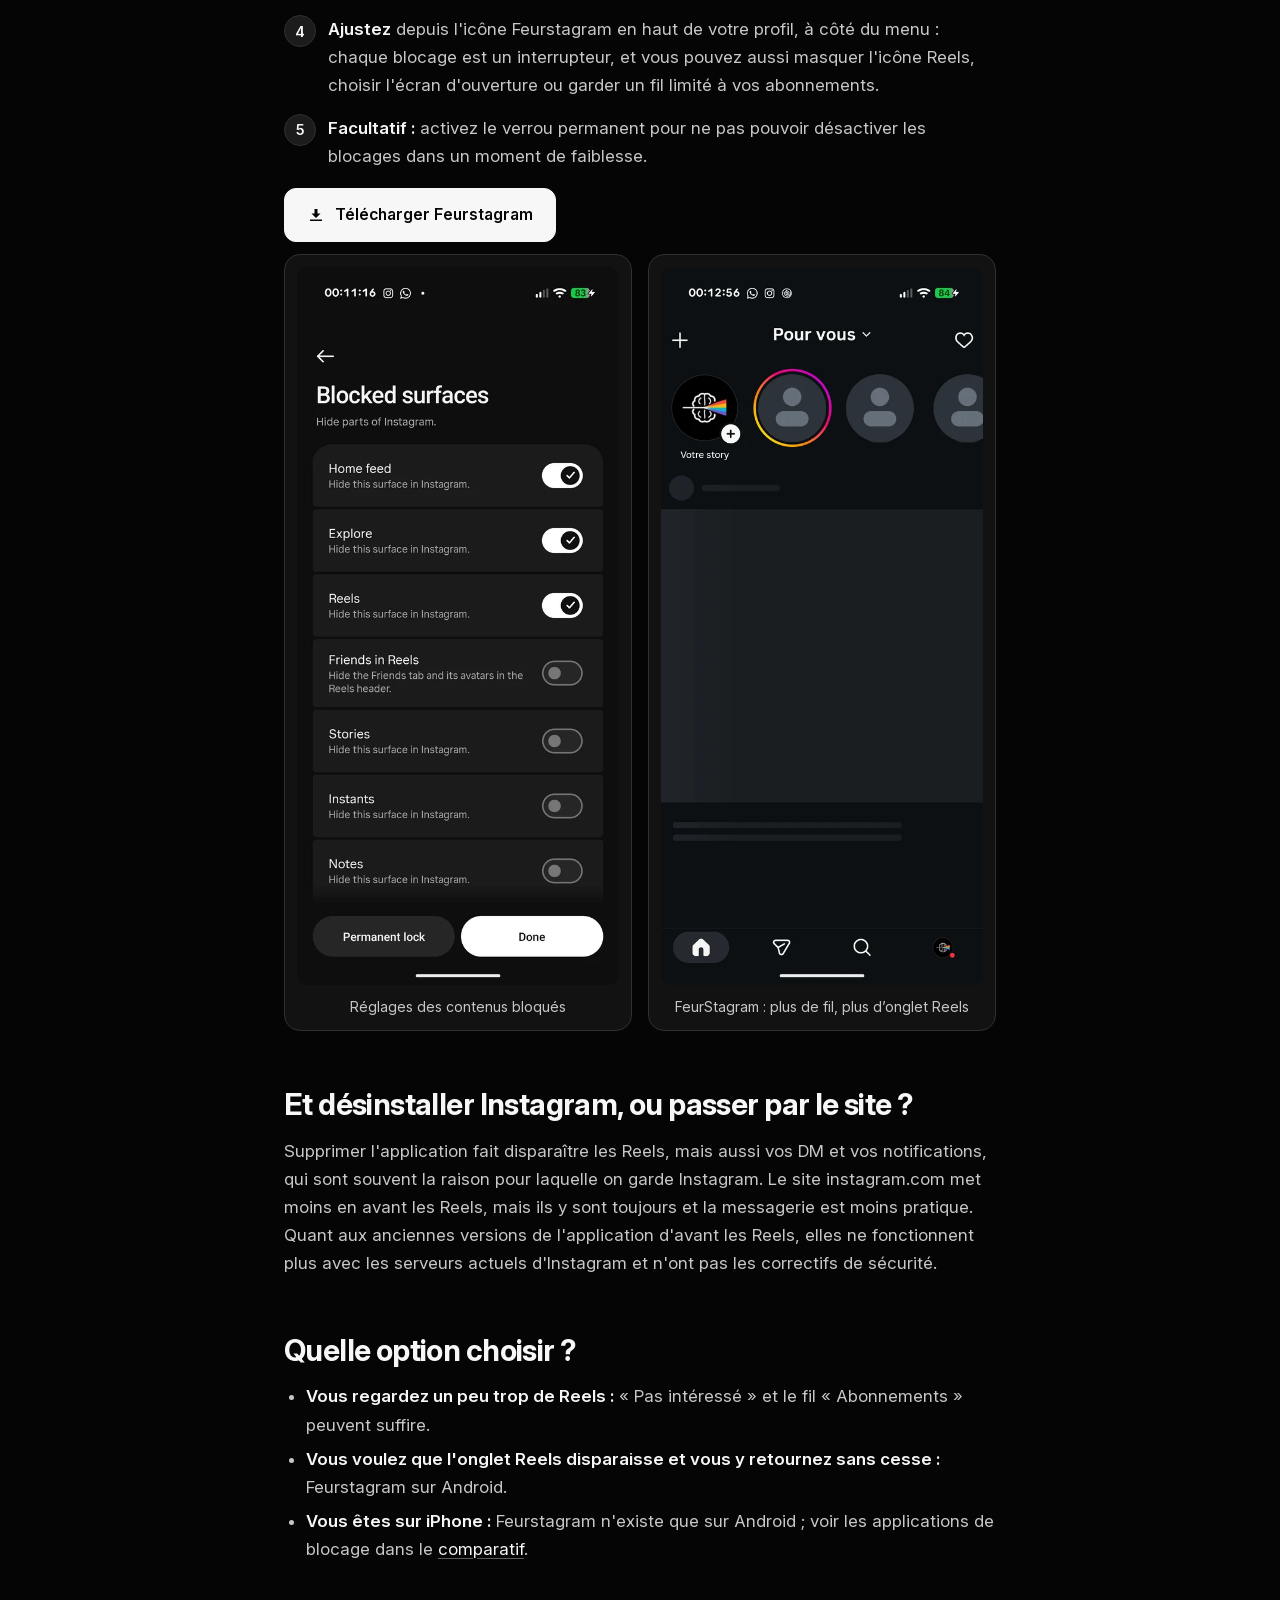
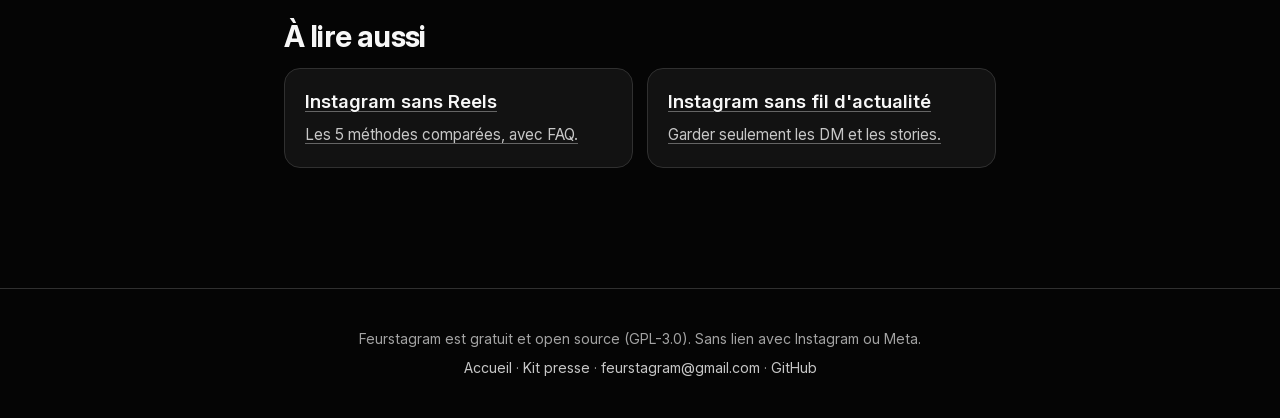
<file: docs/fr/supprimer-les-reels-instagram-android/index.html>
<!DOCTYPE html>
<html lang="fr">
<head>
    <meta charset="UTF-8">
    <meta name="viewport" content="width=device-width, initial-scale=1.0">
    <title>Supprimer les Reels d'Instagram sur Android (guide 2026)</title>
    <meta name="description" content="Impossible de désactiver les Reels dans l'appli Instagram officielle, mais on peut les réduire ou les supprimer sur Android. Toutes les options.">
    <meta name="robots" content="index, follow, max-image-preview:large">
    <link rel="canonical" href="https://jean-voila.github.io/FeurStagram/fr/supprimer-les-reels-instagram-android/">
    <link rel="alternate" hreflang="en" href="https://jean-voila.github.io/FeurStagram/how-to-remove-reels-from-instagram-android/">
    <link rel="alternate" hreflang="fr" href="https://jean-voila.github.io/FeurStagram/fr/supprimer-les-reels-instagram-android/">
    <link rel="alternate" hreflang="x-default" href="https://jean-voila.github.io/FeurStagram/how-to-remove-reels-from-instagram-android/">
    <meta property="og:type" content="article">
    <meta property="og:site_name" content="Feurstagram">
    <meta property="og:url" content="https://jean-voila.github.io/FeurStagram/fr/supprimer-les-reels-instagram-android/">
    <meta property="og:title" content="Supprimer les Reels d'Instagram sur Android">
    <meta property="og:description" content="Toutes les options, des réglages d'Instagram à la suppression complète de l'onglet Reels.">
    <meta property="og:image" content="https://jean-voila.github.io/FeurStagram/assets/brand/open-graph.png">
    <meta property="og:image:type" content="image/png">
    <meta property="og:image:width" content="1200">
    <meta property="og:image:height" content="630">
    <meta property="og:image:alt" content="Logo FeurStagram sur fond sombre">
    <meta property="og:locale" content="fr_FR">
    <meta name="twitter:card" content="summary_large_image">
    <link rel="icon" sizes="16x16 32x32 48x48" href="../../assets/brand/favicon.ico">
    <link rel="icon" type="image/svg+xml" sizes="any" href="../../assets/brand/favicon.svg">
    <link rel="apple-touch-icon" sizes="180x180" href="../../assets/brand/apple-touch-icon.png">
    <link rel="stylesheet" href="../../assets/brand/tokens.css">
    <link rel="stylesheet" href="../../assets/site.css">
    <script type="application/ld+json">
    [{
        "@context": "https://schema.org",
        "@type": "Article",
        "headline": "Supprimer les Reels d'Instagram sur Android",
        "datePublished": "2026-09-13",
        "dateModified": "2026-11-19",
        "inLanguage": "fr",
        "image": "https://jean-voila.github.io/FeurStagram/assets/img/after.png",
        "author": { "@type": "Person", "name": "jean-voila", "url": "https://github.com/jean-voila" },
        "publisher": { "@type": "Organization", "name": "Feurstagram", "logo": { "@type": "ImageObject", "url": "https://jean-voila.github.io/FeurStagram/assets/brand/app-icon-256.png" } },
        "mainEntityOfPage": "https://jean-voila.github.io/FeurStagram/fr/supprimer-les-reels-instagram-android/"
    }, {
        "@context": "https://schema.org",
        "@type": "BreadcrumbList",
        "itemListElement": [
            { "@type": "ListItem", "position": 1, "name": "Feurstagram", "item": "https://jean-voila.github.io/FeurStagram/fr/" },
            { "@type": "ListItem", "position": 2, "name": "Instagram sans Reels", "item": "https://jean-voila.github.io/FeurStagram/fr/instagram-sans-reels/" },
            { "@type": "ListItem", "position": 3, "name": "Supprimer les Reels sur Android", "item": "https://jean-voila.github.io/FeurStagram/fr/supprimer-les-reels-instagram-android/" }
        ]
    }]
    </script>
</head>
<body>
    <header class="site-header">
        <div class="inner">
            <a class="brand" href="../"><img src="../../assets/brand/horizontal-paper.svg" alt="FeurStagram" width="807" height="148"></a>
            <nav class="site-nav" aria-label="Navigation principale">
                <a href="../instagram-sans-reels/">Instagram sans Reels</a>
                <a href="../supprimer-les-reels-instagram-android/" aria-current="page">Guides</a>
                <a href="../presse/">Kit presse</a>
                <a href="../../how-to-remove-reels-from-instagram-android/" hreflang="en" lang="en">English</a>
            </nav>
        </div>
    </header>

    <main class="page">
        <nav class="breadcrumbs" aria-label="Fil d'Ariane">
            <ol><li><a href="../">Feurstagram</a></li><li><a href="../instagram-sans-reels/">Instagram sans Reels</a></li><li>Supprimer les Reels sur Android</li></ol>
        </nav>

        <h1>Supprimer les Reels d'Instagram sur Android</h1>
        <p class="meta">Mis à jour le 19 novembre 2026 · Testé avec Instagram 456.0.0.53.78</p>

        <h2>Option 1 : réduire les Reels avec les réglages d'Instagram</h2>
        <p>Ces méthodes fonctionnent dans l'application normale, sans rien installer, et se désactivent à tout moment. Elles diminuent le nombre de Reels affichés, sans supprimer l'onglet.</p>
        <h3>Indiquer « Pas intéressé »</h3>
        <ol class="steps">
            <li>Ouvrez un Reel, dans le fil ou dans l'onglet Reels.</li>
            <li>Touchez le menu <strong>⋯</strong> (ou faites un appui long sur la vidéo).</li>
            <li>Choisissez <strong>Pas intéressé</strong>. Répétez sur les types de Reels qui vous accrochent le plus.</li>
        </ol>
        <h3>Passer le fil sur « Abonnements »</h3>
        <ol class="steps">
            <li>Sur l'écran d'accueil, touchez le titre du fil en haut (« Pour vous »).</li>
            <li>Choisissez <strong>Abonnements</strong> : uniquement les comptes suivis, du plus récent au plus ancien, sans suggestions.</li>
            <li>Recommencez après chaque redémarrage de l'application, car Instagram revient au fil recommandé.</li>
        </ol>
        <h3>Mettre en pause les publications suggérées</h3>
        <p>Sur une publication suggérée, ouvrez le menu <strong>⋯</strong> et masquez ou mettez en pause les suggestions. Elles disparaissent quelque temps, puis reviennent.</p>

        <h2>Option 2 : supprimer l'onglet et le fil de Reels avec Feurstagram</h2>
        <p>Si réduire ne suffit pas, la seule façon de faire disparaître l'onglet Reels de l'application Android est de modifier l'application elle-même. <a href="../instagram-sans-reels/">Feurstagram</a> est l'application Instagram officielle avec des modifications open source : l'onglet Reels est retiré de la barre du bas et le fil de Reels est bloqué avant d'être chargé. Les DM, les stories, la recherche, les profils et les notifications fonctionnent, et un Reel envoyé par un ami en conversation s'ouvre toujours.</p>
        <ol class="steps">
            <li><strong>Téléchargez</strong> le dernier <a href="https://github.com/jean-voila/FeurStagram/releases/latest" data-apk="standard">APK Feurstagram</a> sur GitHub. Prenez l'APK Clone si vous voulez garder aussi l'Instagram officiel.</li>
            <li><strong>Installez-le</strong> et autorisez l'installation depuis votre navigateur ou gestionnaire de fichiers quand Android le demande.</li>
            <li><strong>Connectez-vous</strong> avec votre compte Instagram habituel. Reels, fil d'actualité, Explorer et publicités sont bloqués par défaut.</li>
            <li><strong>Ajustez</strong> depuis l'icône Feurstagram en haut de votre profil, à côté du menu : chaque blocage est un interrupteur, et vous pouvez aussi masquer l'icône Reels, choisir l'écran d'ouverture ou garder un fil limité à vos abonnements.</li>
            <li><strong>Facultatif :</strong> activez le verrou permanent pour ne pas pouvoir désactiver les blocages dans un moment de faiblesse.</li>
        </ol>
        <div class="cta">
            <a class="btn btn-primary" href="https://github.com/jean-voila/FeurStagram/releases/latest" data-apk="standard">
                <svg viewBox="0 0 24 24" fill="currentColor" aria-hidden="true"><path d="M12 16l-6-6h4V4h4v6h4l-6 6zm-8 2h16v2H4v-2z"/></svg>
                Télécharger Feurstagram
            </a>
        </div>
        <p class="downloads-line" data-downloads-wrap hidden><span data-total-downloads></span> téléchargements sur GitHub</p>

        <div class="compare-shots">
            <figure>
                <img src="../../assets/img/blocked-surfaces-540.webp" width="540" height="1205" alt="Réglages FeurStagram avec les interrupteurs du fil, d’Explorer et des Reels activés" loading="lazy" decoding="async">
                <figcaption>Réglages des contenus bloqués</figcaption>
            </figure>
            <figure>
                <img src="../../assets/img/after-540.webp" width="540" height="1205" alt="Accueil FeurStagram avec le fil bloqué et sans onglet Reels" loading="lazy" decoding="async">
                <figcaption>FeurStagram : plus de fil, plus d’onglet Reels</figcaption>
            </figure>
        </div>

        <h2>Et désinstaller Instagram, ou passer par le site ?</h2>
        <p>Supprimer l'application fait disparaître les Reels, mais aussi vos DM et vos notifications, qui sont souvent la raison pour laquelle on garde Instagram. Le site instagram.com met moins en avant les Reels, mais ils y sont toujours et la messagerie est moins pratique. Quant aux anciennes versions de l'application d'avant les Reels, elles ne fonctionnent plus avec les serveurs actuels d'Instagram et n'ont pas les correctifs de sécurité.</p>

        <h2>Quelle option choisir ?</h2>
        <ul>
            <li><strong>Vous regardez un peu trop de Reels :</strong> « Pas intéressé » et le fil « Abonnements » peuvent suffire.</li>
            <li><strong>Vous voulez que l'onglet Reels disparaisse et vous y retournez sans cesse :</strong> Feurstagram sur Android.</li>
            <li><strong>Vous êtes sur iPhone :</strong> Feurstagram n'existe que sur Android ; voir les applications de blocage dans le <a href="../instagram-sans-reels/#methodes">comparatif</a>.</li>
        </ul>

        <section class="related" aria-labelledby="related-title">
            <h2 id="related-title">À lire aussi</h2>
            <div class="cards">
                <a class="card" href="../instagram-sans-reels/"><h3>Instagram sans Reels</h3><p>Les 5 méthodes comparées, avec FAQ.</p></a>
                <a class="card" href="../instagram-sans-fil-actualite/"><h3>Instagram sans fil d'actualité</h3><p>Garder seulement les DM et les stories.</p></a>
            </div>
        </section>
    </main>

    <footer class="site-footer">
        <p>Feurstagram est gratuit et open source (GPL-3.0). Sans lien avec Instagram ou Meta.</p>
        <p><a href="../">Accueil</a> · <a href="../presse/">Kit presse</a> · <a href="mailto:feurstagram@gmail.com">feurstagram@gmail.com</a> · <a href="https://github.com/jean-voila/FeurStagram">GitHub</a></p>
    </footer>
    <script src="../../assets/site.js" defer></script>
</body>
</html>
</file>
<file: docs/assets/brand/tokens.css>
/* Generated by design/export.py. */
@font-face {
    font-family: Inter;
    src: url("inter-variable.woff2") format("woff2");
    font-style: normal;
    font-weight: 100 900;
    font-display: swap;
}
:root {
    --brand-ink: #050505;
    --brand-paper: #f7f7f7;
    --brand-surface: #121212;
    --brand-hover: #1c1c1c;
    --brand-line: #303030;
    --brand-secondary: #c7c7c7;
    --brand-muted: #a3a3a3;
}
</file>
<file: docs/assets/home.css>
* { box-sizing: border-box; }

body {
    margin: 0;
    background: var(--brand-ink);
    color: var(--brand-paper);
    font-family: Inter, -apple-system, BlinkMacSystemFont, "Segoe UI", sans-serif;
    line-height: 1.6;
}

a { color: inherit; text-underline-offset: 0.2em; }
a:focus-visible { outline: 2px solid var(--brand-paper); outline-offset: 4px; }
::selection { background: var(--brand-paper); color: var(--brand-ink); }

.container { max-width: 1080px; margin-inline: auto; padding-inline: 24px; }
.hero { padding-block: clamp(60px, 10vw, 144px) clamp(56px, 8vw, 104px); }
.hero h1 { margin: 0 0 12px; }
.hero-logo {
    display: block;
    width: min(100%, 660px);
    height: auto;
    margin: 0 0 12px clamp(-20px, -2.9%, 0px);
}
.h1-sub {
    display: block;
    font-size: clamp(1.3rem, 3vw, 2rem);
    font-weight: 700;
    letter-spacing: -0.035em;
    line-height: 1.2;
    text-wrap: balance;
}
.tagline {
    margin: 0 0 36px;
    max-width: 54ch;
    font-size: clamp(1.05rem, 2.2vw, 1.25rem);
    color: var(--brand-secondary);
}

.button-group, .download-controls {
    display: flex;
    flex-wrap: wrap;
    gap: 12px;
}
.btn {
    display: inline-flex;
    align-items: center;
    gap: 10px;
    min-height: 48px;
    padding: 12px 16px;
    background: var(--brand-surface);
    border: 1px solid var(--brand-line);
    border-radius: 8px;
    font-weight: 600;
    text-decoration: none;
    transition: background-color 150ms ease;
}
.btn:hover { background: var(--brand-hover); }
.btn-primary { background: var(--brand-paper); color: var(--brand-ink); border-color: var(--brand-paper); }
.btn-primary:hover { background: var(--brand-secondary); }
.btn-disabled { opacity: .5; pointer-events: none; }
.btn-discord { background: #5865F2; color: #fff; border-color: #5865F2; }
.btn-discord:hover { background: #4752C4; border-color: #4752C4; }
.btn-discord svg { height: 14px; }
.btn-instagram {
    position: relative;
    isolation: isolate;
    overflow: hidden;
    color: #fff;
    border-color: transparent;
    background: linear-gradient(135deg, #feda75 0%, #fa7e1e 22%, #d62976 52%, #962fbf 78%, #4f5bd5 100%);
}
.btn-instagram:hover { background: linear-gradient(135deg, #feda75 0%, #fa7e1e 22%, #d62976 52%, #962fbf 78%, #4f5bd5 100%); filter: brightness(1.06); }
.btn svg { width: 18px; height: 18px; flex: none; }
.btn-text { display: grid; line-height: 1.3; }
.btn-meta { font-size: .75rem; font-weight: 400; opacity: .8; }

.downloads-total, .contact-line, .developed-by, footer {
    font-size: .9rem;
    color: var(--brand-muted);
}
.downloads-total { font-variant-numeric: tabular-nums; }
.downloads-total strong { color: var(--brand-paper); }

.quick-links { display: flex; flex-wrap: wrap; gap: 8px 18px; margin-block: 24px 12px; }
.quick-links a, .contact-line a, .developed-by a, footer a { color: var(--brand-secondary); }
.quick-links a:hover, .contact-line a:hover, .developed-by a:hover, footer a:hover { color: var(--brand-paper); }
.discord-cta, .updates-cta { display: inline-flex; margin: 8px 8px 0 0; }

.features, .info-section { padding-block: 0 72px; }
.section-header { border-top: 1px solid var(--brand-line); padding-top: 30px; margin-bottom: 24px; }
.section-header h2 {
    margin: 0 0 8px;
    max-width: 26ch;
    font-size: clamp(1.5rem, 4vw, 2.5rem);
    line-height: 1.16;
    letter-spacing: -0.035em;
    text-wrap: balance;
}
.section-header p { margin: 0; max-width: 64ch; color: var(--brand-secondary); }
.timer-feature { display: grid; grid-template-columns: minmax(0, 1fr) minmax(180px, 240px); gap: 32px; align-items: start; }
.timer-feature p { margin: 0 0 16px; max-width: 62ch; color: var(--brand-secondary); }
.timer-feature img { display: block; width: 100%; height: auto; border: 1px solid var(--brand-line); border-radius: 16px; }
.features-grid, .info-grid {
    display: grid;
    grid-template-columns: repeat(auto-fit, minmax(min(100%, 270px), 1fr));
    gap: 12px;
}
.feature-card {
    background: var(--brand-surface);
    border: 1px solid var(--brand-line);
    border-radius: 8px;
    padding: 24px;
}
.feature-card h3 { margin: 0 0 6px; font-size: 1.15rem; line-height: 1.3; }
.feature-card p { margin: 0; color: var(--brand-secondary); font-size: .95rem; }
.guide-card { display: block; text-decoration: none; }
.guide-card:hover { background: var(--brand-hover); }
.feature-icon { display: inline-block; margin-right: 8px; }
.status-badge { color: var(--brand-secondary); font-size: .85rem; display: inline-block; margin-bottom: 10px; }

footer { border-top: 1px solid var(--brand-line); padding: 24px; text-align: center; }

@media (max-width: 640px) {
    .container { padding-inline: 18px; }
    .hero { padding-block: 48px 56px; }
    .button-group, .download-controls { flex-direction: column; align-items: stretch; }
    .button-group { max-width: 390px; }
    .feature-card { padding: 18px; }
    .timer-feature { grid-template-columns: minmax(0, 1fr); gap: 12px; }
    .timer-feature img { max-width: 240px; }
    .features, .info-section { padding-bottom: 48px; }
}

@media (prefers-reduced-motion: reduce) {
    .btn { transition: none; }
}
</file>
<file: docs/assets/site.css>
:root {
    --bg: var(--brand-ink);
    --bg-2: var(--brand-surface);
    --bg-3: var(--brand-hover);
    --text: var(--brand-paper);
    --text-2: var(--brand-secondary);
    --text-3: var(--brand-muted);
    --border: var(--brand-line);
}

* { margin: 0; padding: 0; box-sizing: border-box; }

html { scroll-behavior: smooth; }

body {
    font-family: 'Inter', -apple-system, BlinkMacSystemFont, 'Segoe UI', 'Helvetica Neue', sans-serif;
    background: var(--bg);
    color: var(--text);
    line-height: 1.65;
    font-size: 17px;
    -webkit-font-smoothing: antialiased;
}

::selection { background: var(--text); color: var(--bg); }

a { color: var(--text); text-underline-offset: 3px; text-decoration-color: rgba(255, 255, 255, 0.35); }
a:hover { text-decoration-color: var(--text); }
a:focus-visible, button:focus-visible { outline: 2px solid var(--text); outline-offset: 3px; border-radius: 4px; }

/* Header */
.site-header {
    border-bottom: 1px solid var(--border);
    position: sticky;
    top: 0;
    z-index: 10;
    background: var(--bg);
}
.site-header .inner {
    max-width: 1080px;
    margin: 0 auto;
    padding: 12px 24px;
    display: flex;
    align-items: center;
    gap: 20px;
    flex-wrap: wrap;
}
.brand { display: inline-flex; align-items: center; margin-inline-start: -5px; }
.brand img { display: block; width: 174px; height: auto; }
.site-nav { display: flex; gap: 18px; flex-wrap: wrap; margin-left: auto; font-size: 0.93rem; }
.site-nav a { color: var(--text-2); text-decoration: none; }
.site-nav a:hover, .site-nav a[aria-current="page"] { color: var(--text); }

/* Layout */
.page { max-width: 760px; margin: 0 auto; padding: 40px 24px 96px; }
.page.wide { max-width: 1000px; }

.breadcrumbs { font-size: 0.85rem; color: var(--text-3); margin-bottom: 20px; }
.breadcrumbs ol { list-style: none; display: flex; flex-wrap: wrap; gap: 6px; margin: 0; }
.breadcrumbs li + li::before { content: "/"; margin-right: 6px; color: var(--text-3); }
.breadcrumbs a { color: var(--text-2); text-decoration: none; }

h1 { font-size: clamp(2.1rem, 6vw, 3.1rem); line-height: 1.08; letter-spacing: -0.03em; font-weight: 700; margin-bottom: 14px; text-wrap: balance; }
h2 { font-size: clamp(1.45rem, 3.4vw, 1.85rem); line-height: 1.2; letter-spacing: -0.02em; font-weight: 700; margin: 56px 0 14px; text-wrap: balance; }
h3 { font-size: 1.15rem; line-height: 1.35; font-weight: 600; margin: 28px 0 8px; }
p { margin: 0 0 16px; color: var(--text-2); }
p strong, li strong { color: var(--text); font-weight: 600; }
ul, ol { margin: 0 0 18px 22px; color: var(--text-2); }
li { margin: 6px 0; }
code { font-family: ui-monospace, 'SF Mono', Menlo, monospace; font-size: 0.88em; background: var(--bg-3); padding: 1px 6px; border-radius: 6px; }

.meta { font-size: 0.88rem; color: var(--text-3); margin-bottom: 26px; }

/* Buttons */
.cta { display: flex; flex-wrap: wrap; gap: 12px; align-items: center; margin: 0 0 12px; }
.btn {
    display: inline-flex; align-items: center; gap: 10px;
    padding: 13px 22px; border-radius: 12px;
    font-weight: 600; font-size: 0.98rem; text-decoration: none;
    border: 1px solid var(--border); color: var(--text); background: var(--bg-2);
    transition: background 0.15s ease, transform 0.15s ease;
}
.btn:hover { background: var(--bg-3); transform: translateY(-1px); }
.btn-primary { background: var(--text); color: var(--bg); border-color: var(--text); }
.btn-primary:hover { background: var(--text-2); }
.btn svg { width: 18px; height: 18px; flex-shrink: 0; }
.downloads-line { font-size: 0.9rem; color: var(--text-3); margin: 0 0 28px; font-variant-numeric: tabular-nums; }

/* Figures */
.compare-shots { display: grid; grid-template-columns: repeat(2, minmax(0, 1fr)); gap: 16px; margin: 8px 0 30px; }
.compare-shots figure { background: var(--bg-2); border: 1px solid var(--border); border-radius: 16px; padding: 12px; margin: 0; }
.compare-shots img { width: 100%; height: auto; border-radius: 10px; display: block; }
.compare-shots figcaption { font-size: 0.88rem; color: var(--text-2); margin-top: 10px; text-align: center; }

/* Tables */
.table-wrap { overflow-x: auto; margin: 10px 0 24px; border: 1px solid var(--border); border-radius: 14px; background: var(--bg-2); }
table { border-collapse: collapse; width: 100%; font-size: 0.93rem; }
th, td { text-align: left; padding: 11px 14px; border-bottom: 1px solid var(--border); vertical-align: top; }
th { color: var(--text); font-weight: 600; background: var(--bg-3); white-space: nowrap; }
td { color: var(--text-2); }
tr:last-child td { border-bottom: 0; }
tr.highlight td { color: var(--text); background: var(--bg-2); }
.yes { color: #34d399; font-weight: 600; }
.no { color: #f87171; font-weight: 600; }

/* Cards */
.cards { display: grid; grid-template-columns: repeat(auto-fit, minmax(220px, 1fr)); gap: 14px; margin: 10px 0 24px; }
.card { background: var(--bg-2); border: 1px solid var(--border); border-radius: 16px; padding: 20px; }
.card h3 { margin-top: 0; }
.card p { margin: 0; font-size: 0.95rem; }
.card a { text-decoration: none; }
a.card:hover { background: var(--bg-3); }

.steps { counter-reset: step; list-style: none; margin-left: 0; }
.steps li { counter-increment: step; position: relative; padding-left: 44px; margin: 14px 0; }
.steps li::before {
    content: counter(step); position: absolute; left: 0; top: 0;
    width: 30px; height: 30px; border-radius: 50%;
    display: grid; place-items: center;
    background: var(--bg-3); border: 1px solid var(--border);
    color: var(--text); font-weight: 600; font-size: 0.9rem;
}

.faq h3 { margin-top: 26px; }

.author {
    margin-top: 56px; padding: 20px 22px; border: 1px solid var(--border); border-radius: 16px; background: var(--bg-2);
}
.author p { margin: 0; font-size: 0.95rem; }

.related { margin-top: 48px; }

/* Facts list (press) */
.facts { display: grid; grid-template-columns: max-content 1fr; gap: 10px 22px; margin: 10px 0 28px; }
.facts dt { color: var(--text-3); font-size: 0.92rem; }
.facts dd { color: var(--text); font-size: 0.98rem; font-variant-numeric: tabular-nums; }

.assets { display: grid; grid-template-columns: repeat(auto-fit, minmax(200px, 1fr)); gap: 14px; margin: 12px 0 28px; }
.asset { background: var(--bg-2); border: 1px solid var(--border); border-radius: 16px; padding: 14px; display: flex; flex-direction: column; gap: 10px; }
.asset img { width: 100%; height: 220px; object-fit: contain; border-radius: 10px; background: var(--bg-3); }
.brand-asset img { height: 136px; padding: 12px; background: var(--bg); }
.asset span { font-size: 0.85rem; color: var(--text-3); }

/* Footer */
.site-footer { border-top: 1px solid var(--border); padding: 32px 24px; text-align: center; font-size: 0.88rem; color: var(--text-3); }
.site-footer p { color: var(--text-3); margin: 6px 0; }
.site-footer a { color: var(--text-2); text-decoration: none; }
.site-footer a:hover { color: var(--text); }

@media (max-width: 640px) {
    body { font-size: 16px; }
    .page { padding-top: 28px; }
    .site-nav { margin-left: 0; width: 100%; gap: 14px; }
    .compare-shots { gap: 10px; }
    .facts { grid-template-columns: 1fr; gap: 2px; }
    .facts dd { margin-bottom: 10px; }
}

@media (prefers-reduced-motion: reduce) {
    html { scroll-behavior: auto; }
    .btn { transition: none; }
}
</file>
